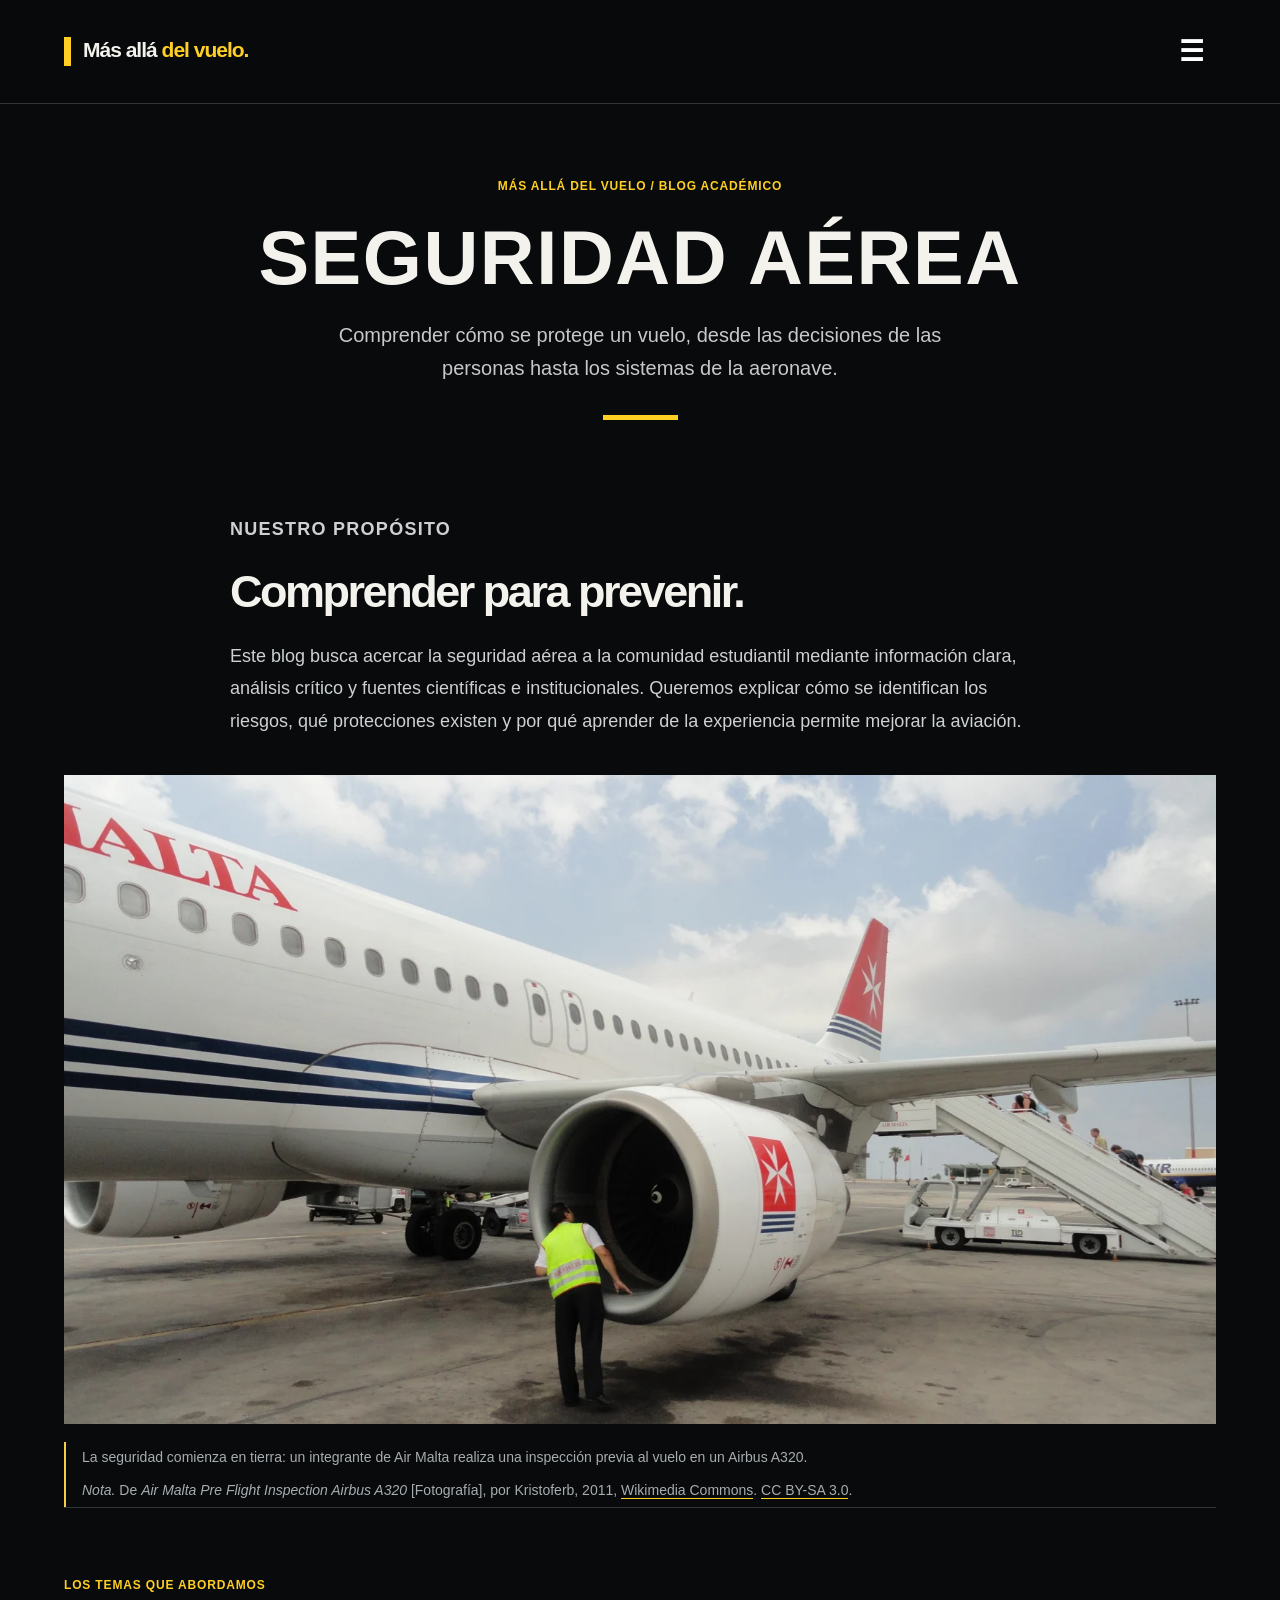
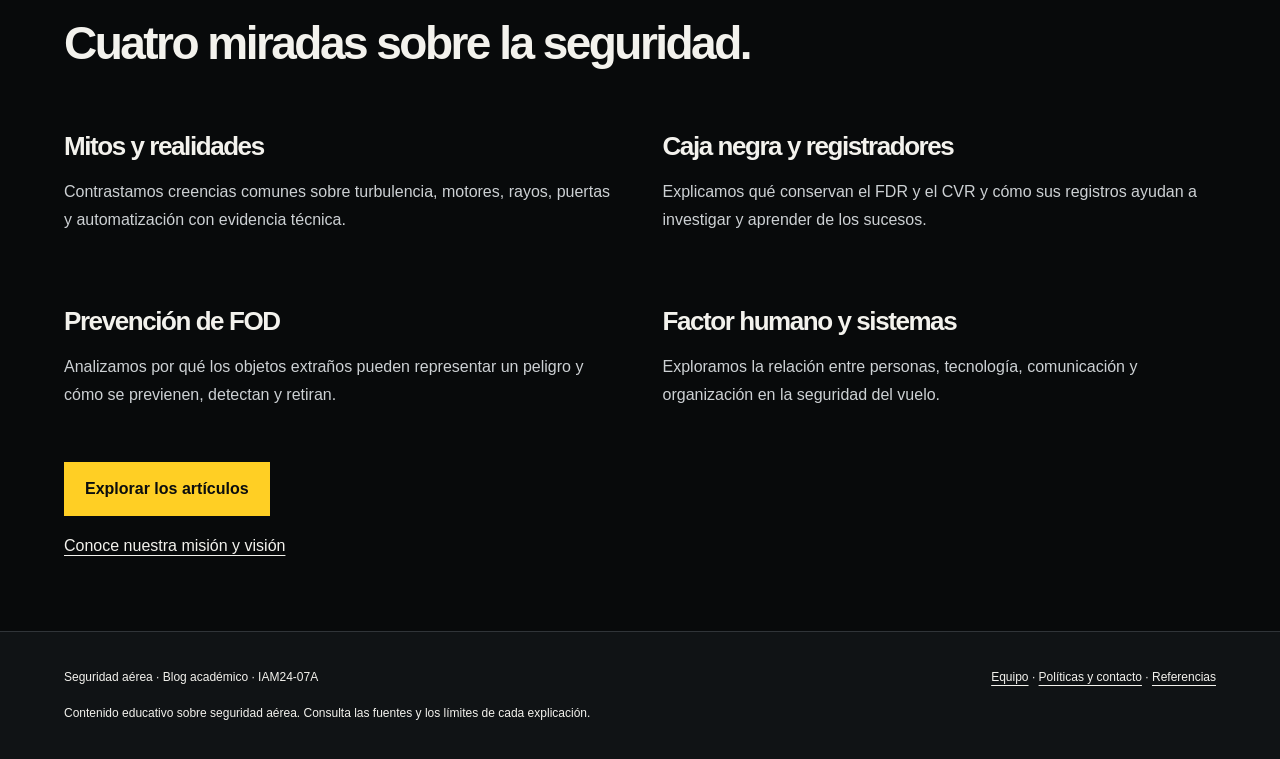
<file: index.html>
<!doctype html><html lang="es"><head><meta charset="utf-8"><meta name="viewport" content="width=device-width, initial-scale=1"><meta name="description" content="Blog académico sobre seguridad aérea: mitos, registradores, FOD y factor humano."><title>Seguridad aérea · Más allá del vuelo</title><link rel="stylesheet" href="estilos.css"></head><body><div class="ambient" aria-hidden="true"><i style="--left:0%;--duration:17s;--delay:-0s"></i><i style="--left:37%;--duration:18s;--delay:-2s"></i><i style="--left:74%;--duration:19s;--delay:-4s"></i><i style="--left:11%;--duration:20s;--delay:-6s"></i><i style="--left:48%;--duration:21s;--delay:-8s"></i><i style="--left:85%;--duration:22s;--delay:-10s"></i><i style="--left:22%;--duration:23s;--delay:-12s"></i><i style="--left:59%;--duration:24s;--delay:-14s"></i><i style="--left:96%;--duration:25s;--delay:-16s"></i><i style="--left:33%;--duration:17s;--delay:-18s"></i><i style="--left:70%;--duration:18s;--delay:-20s"></i><i style="--left:7%;--duration:19s;--delay:-22s"></i><i style="--left:44%;--duration:20s;--delay:-24s"></i><i style="--left:81%;--duration:21s;--delay:-26s"></i><i style="--left:18%;--duration:22s;--delay:-28s"></i><i style="--left:55%;--duration:23s;--delay:-30s"></i><i style="--left:92%;--duration:24s;--delay:-32s"></i><i style="--left:29%;--duration:25s;--delay:-34s"></i><i style="--left:66%;--duration:17s;--delay:-36s"></i><i style="--left:3%;--duration:18s;--delay:-38s"></i><i style="--left:40%;--duration:19s;--delay:-40s"></i><i style="--left:77%;--duration:20s;--delay:-42s"></i><i style="--left:14%;--duration:21s;--delay:-44s"></i><i style="--left:51%;--duration:22s;--delay:-46s"></i></div><a class="skip" href="#contenido">Saltar al contenido</a><div class="top"><header class="wrap"><a class="brand" href="index.html">Más allá<span> del vuelo.</span></a><button class="menu-open" type="button" aria-expanded="false" aria-controls="menu-global" aria-label="Abrir menú">☰</button><dialog id="menu-global" aria-label="Explorar el blog"><button type="button" class="menu-close" aria-label="Cerrar menú">×</button><p class="eyebrow">Explorar / Seguridad aérea</p><nav><a href="index.html">Inicio</a><a href="mision-vision.html">Misión y visión</a><details class="nav-articles"><summary>Artículos</summary><div><a href="articulos.html">Todos los artículos</a><a href="mitos.html">Mitos y realidades</a><a href="registradores.html">Caja negra</a><a href="fod.html">Prevención de FOD</a><a href="factor-humano.html">Factor humano y sistemas</a></div></details><a href="infografia.html">Infografía</a><a href="actividades.html">Recursos</a><a href="fuentes.html">Fuentes</a><a href="acerca.html">Equipo</a><a href="contacto.html">Contacto</a></nav></dialog></header></div><main id="contenido" class="wrap"><section class="editorial-intro"><p class="eyebrow">Más allá del vuelo / Blog académico</p><h1>Seguridad aérea</h1><p class="lead">Comprender cómo se protege un vuelo, desde las decisiones de las personas hasta los sistemas de la aeronave.</p><div class="yellow-rule"></div></section><section class="purpose-intro"><p class="eyebrow">Nuestro propósito</p><h2>Comprender para prevenir.</h2><p>Este blog busca acercar la seguridad aérea a la comunidad estudiantil mediante información clara, análisis crítico y fuentes científicas e institucionales. Queremos explicar cómo se identifican los riesgos, qué protecciones existen y por qué aprender de la experiencia permite mejorar la aviación.</p></section><figure class="purpose-photo"><img src="imagenes/inicio-inspeccion.webp" alt="Un integrante de Air Malta inspecciona el motor de un Airbus A320 antes del vuelo" width="1600" height="901" style="height:auto;object-fit:contain"><figcaption class="apa-photo-note" style="font-size:14px!important;line-height:1.7;border-left:2px solid #f5ce45;padding:4px 0 4px 16px;margin-top:18px"><span style="display:block;margin-bottom:10px">La seguridad comienza en tierra: un integrante de Air Malta realiza una inspección previa al vuelo en un Airbus A320.</span><em>Nota.</em> De <em>Air Malta Pre Flight Inspection Airbus A320</em> [Fotografía], por Kristoferb, 2011, <a href="https://commons.wikimedia.org/wiki/File:Air_Malta_Pre_Flight_Inspection_Airbus_A320.jpg">Wikimedia Commons</a>. <a href="https://creativecommons.org/licenses/by-sa/3.0/">CC BY-SA 3.0</a>.</figcaption></figure><section class="section"><p class="eyebrow">Los temas que abordamos</p><h2>Cuatro miradas sobre la seguridad.</h2><div class="topic-intros"><article><h3><a href="mitos.html">Mitos y realidades</a></h3><p>Contrastamos creencias comunes sobre turbulencia, motores, rayos, puertas y automatización con evidencia técnica.</p></article><article><h3><a href="registradores.html">Caja negra y registradores</a></h3><p>Explicamos qué conservan el FDR y el CVR y cómo sus registros ayudan a investigar y aprender de los sucesos.</p></article><article><h3><a href="fod.html">Prevención de FOD</a></h3><p>Analizamos por qué los objetos extraños pueden representar un peligro y cómo se previenen, detectan y retiran.</p></article><article><h3><a href="factor-humano.html">Factor humano y sistemas</a></h3><p>Exploramos la relación entre personas, tecnología, comunicación y organización en la seguridad del vuelo.</p></article></div><p><a class="btn" href="articulos.html">Explorar los artículos</a></p><p><a href="mision-vision.html">Conoce nuestra misión y visión</a></p></section></main><footer><div class="wrap row"><span>Seguridad aérea · Blog académico · IAM24-07A</span><div><a href="acerca.html">Equipo</a> · <a href="politicas.html">Políticas y contacto</a> · <a href="fuentes.html">Referencias</a></div></div><div class="wrap">Contenido educativo sobre seguridad aérea. Consulta las fuentes y los límites de cada explicación.</div></footer><script src="interaccion.js" defer></script></body></html>
</file>
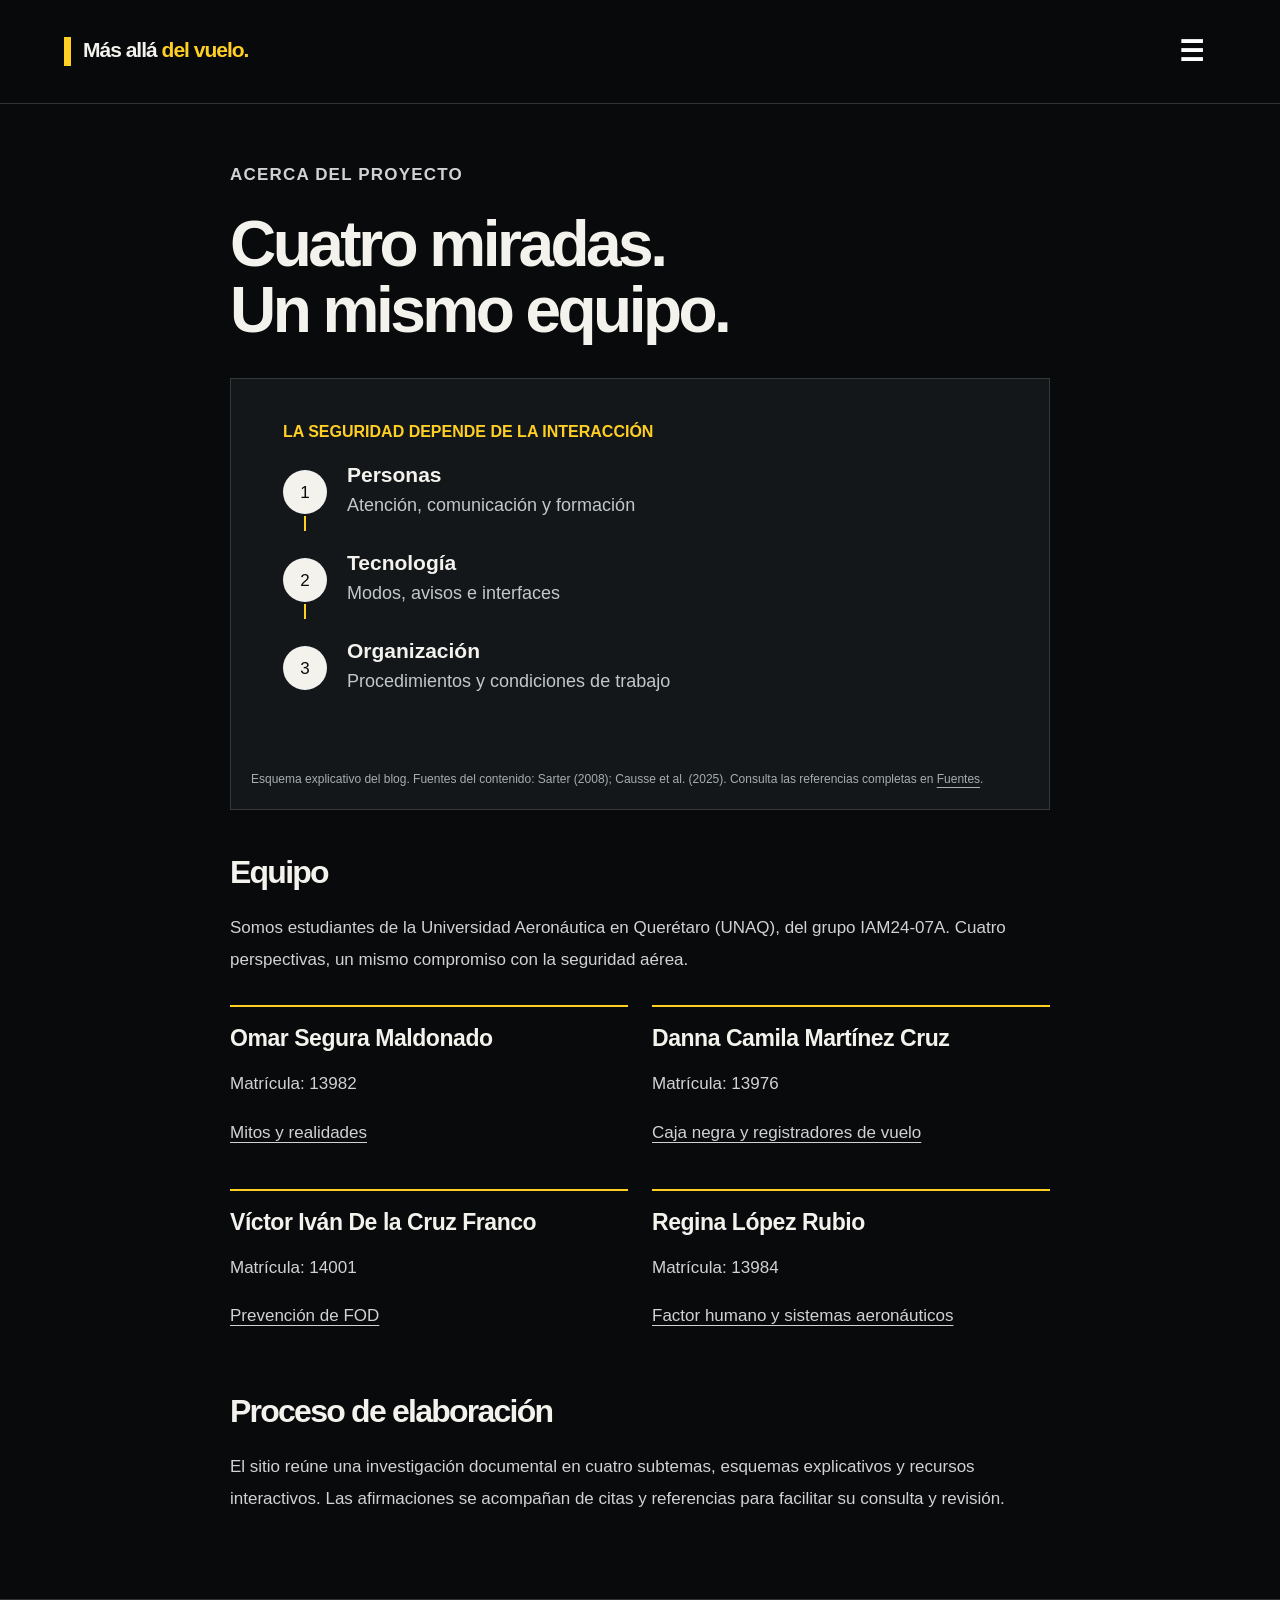
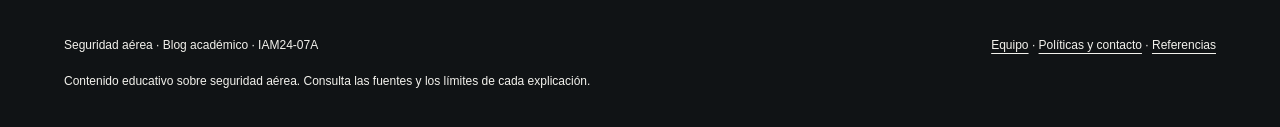
<file: acerca.html>
<!doctype html><html lang="es"><head><meta charset="utf-8"><meta name="viewport" content="width=device-width, initial-scale=1"><meta name="description" content="Blog académico sobre seguridad aérea: mitos, registradores, FOD y factor humano."><title>Equipo · Más allá del vuelo</title><link rel="stylesheet" href="estilos.css"></head><body><div class="ambient" aria-hidden="true"><i style="--left:0%;--duration:17s;--delay:-0s"></i><i style="--left:37%;--duration:18s;--delay:-2s"></i><i style="--left:74%;--duration:19s;--delay:-4s"></i><i style="--left:11%;--duration:20s;--delay:-6s"></i><i style="--left:48%;--duration:21s;--delay:-8s"></i><i style="--left:85%;--duration:22s;--delay:-10s"></i><i style="--left:22%;--duration:23s;--delay:-12s"></i><i style="--left:59%;--duration:24s;--delay:-14s"></i><i style="--left:96%;--duration:25s;--delay:-16s"></i><i style="--left:33%;--duration:17s;--delay:-18s"></i><i style="--left:70%;--duration:18s;--delay:-20s"></i><i style="--left:7%;--duration:19s;--delay:-22s"></i><i style="--left:44%;--duration:20s;--delay:-24s"></i><i style="--left:81%;--duration:21s;--delay:-26s"></i><i style="--left:18%;--duration:22s;--delay:-28s"></i><i style="--left:55%;--duration:23s;--delay:-30s"></i><i style="--left:92%;--duration:24s;--delay:-32s"></i><i style="--left:29%;--duration:25s;--delay:-34s"></i><i style="--left:66%;--duration:17s;--delay:-36s"></i><i style="--left:3%;--duration:18s;--delay:-38s"></i><i style="--left:40%;--duration:19s;--delay:-40s"></i><i style="--left:77%;--duration:20s;--delay:-42s"></i><i style="--left:14%;--duration:21s;--delay:-44s"></i><i style="--left:51%;--duration:22s;--delay:-46s"></i></div><a class="skip" href="#contenido">Saltar al contenido</a><div class="top"><header class="wrap"><a class="brand" href="index.html">Más allá<span> del vuelo.</span></a><button class="menu-open" type="button" aria-expanded="false" aria-controls="menu-global" aria-label="Abrir menú">☰</button><dialog id="menu-global" aria-label="Explorar el blog"><button type="button" class="menu-close" aria-label="Cerrar menú">×</button><p class="eyebrow">Explorar / Seguridad aérea</p><nav><a href="index.html">Inicio</a><a href="mision-vision.html">Misión y visión</a><details class="nav-articles"><summary>Artículos</summary><div><a href="articulos.html">Todos los artículos</a><a href="mitos.html">Mitos y realidades</a><a href="registradores.html">Caja negra</a><a href="fod.html">Prevención de FOD</a><a href="factor-humano.html">Factor humano y sistemas</a></div></details><a href="infografia.html">Infografía</a><a href="actividades.html">Recursos</a><a href="fuentes.html">Fuentes</a><a href="acerca.html">Equipo</a><a href="contacto.html">Contacto</a></nav></dialog></header></div><main id="contenido" class="wrap"><div class="reading"><p class="eyebrow">Acerca del proyecto</p><h1>Cuatro miradas.<br>Un mismo equipo.</h1><figure class="diagram"><img src="factor-humano-esquema.svg" alt="LA SEGURIDAD DEPENDE DE LA INTERACCIÓN: Personas: Atención, comunicación y formación. Tecnología: Modos, avisos e interfaces. Organización: Procedimientos y condiciones de trabajo." width="760" height="350"><figcaption>Esquema explicativo del blog. Fuentes del contenido: Sarter (2008); Causse et al. (2025). Consulta las referencias completas en <a href="fuentes.html">Fuentes</a>.</figcaption></figure><h2>Equipo</h2><p>Somos estudiantes de la Universidad Aeronáutica en Querétaro (UNAQ), del grupo IAM24-07A. Cuatro perspectivas, un mismo compromiso con la seguridad aérea.</p><div class="team-list"><div class="team-member"><h3>Omar Segura Maldonado</h3><p class="team-id">Matrícula: 13982</p><p><a href="mitos.html">Mitos y realidades</a></p></div><div class="team-member"><h3>Danna Camila Martínez Cruz</h3><p class="team-id">Matrícula: 13976</p><p><a href="registradores.html">Caja negra y registradores de vuelo</a></p></div><div class="team-member"><h3>Víctor Iván De la Cruz Franco</h3><p class="team-id">Matrícula: 14001</p><p><a href="fod.html">Prevención de FOD</a></p></div><div class="team-member"><h3>Regina López Rubio</h3><p class="team-id">Matrícula: 13984</p><p><a href="factor-humano.html">Factor humano y sistemas aeronáuticos</a></p></div></div><h2>Proceso de elaboración</h2><p>El sitio reúne una investigación documental en cuatro subtemas, esquemas explicativos y recursos interactivos. Las afirmaciones se acompañan de citas y referencias para facilitar su consulta y revisión.</p></div></main><footer><div class="wrap row"><span>Seguridad aérea · Blog académico · IAM24-07A</span><div><a href="acerca.html">Equipo</a> · <a href="politicas.html">Políticas y contacto</a> · <a href="fuentes.html">Referencias</a></div></div><div class="wrap">Contenido educativo sobre seguridad aérea. Consulta las fuentes y los límites de cada explicación.</div></footer><script src="interaccion.js" defer></script></body></html>
</file>
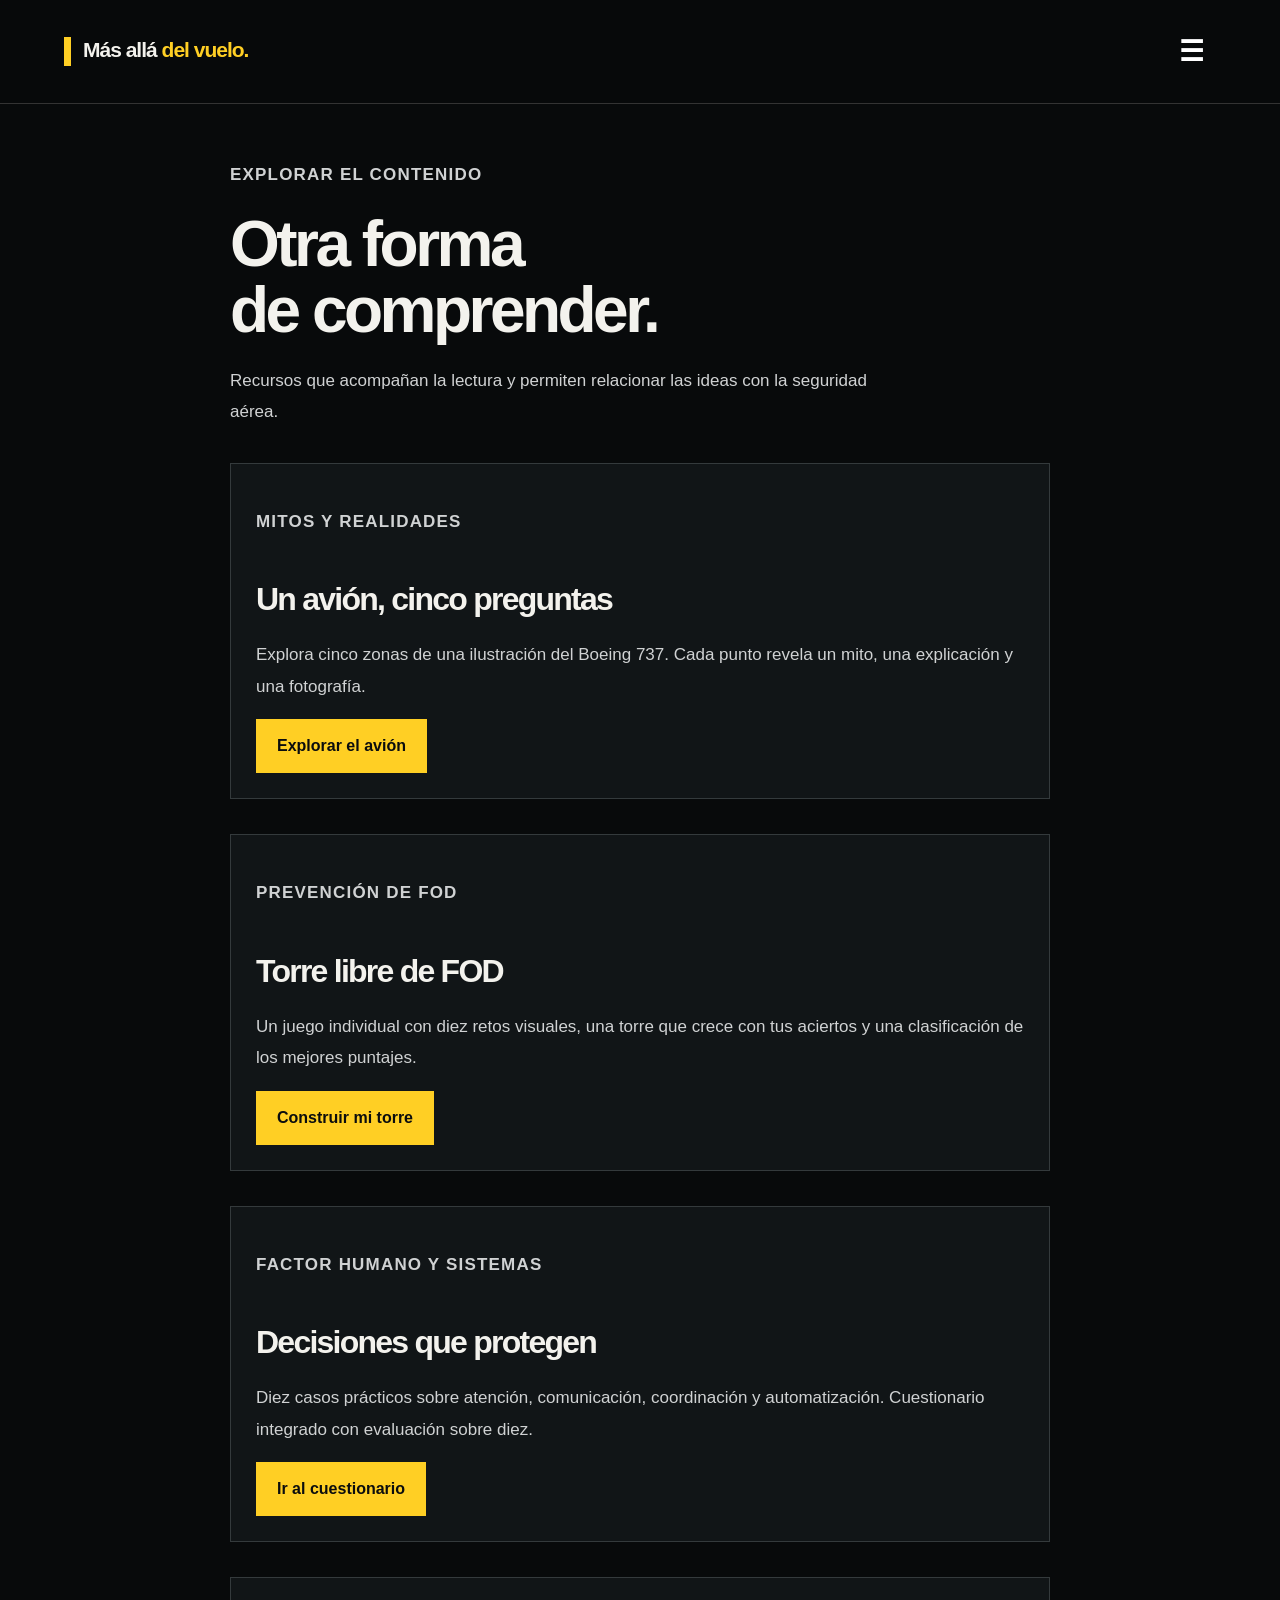
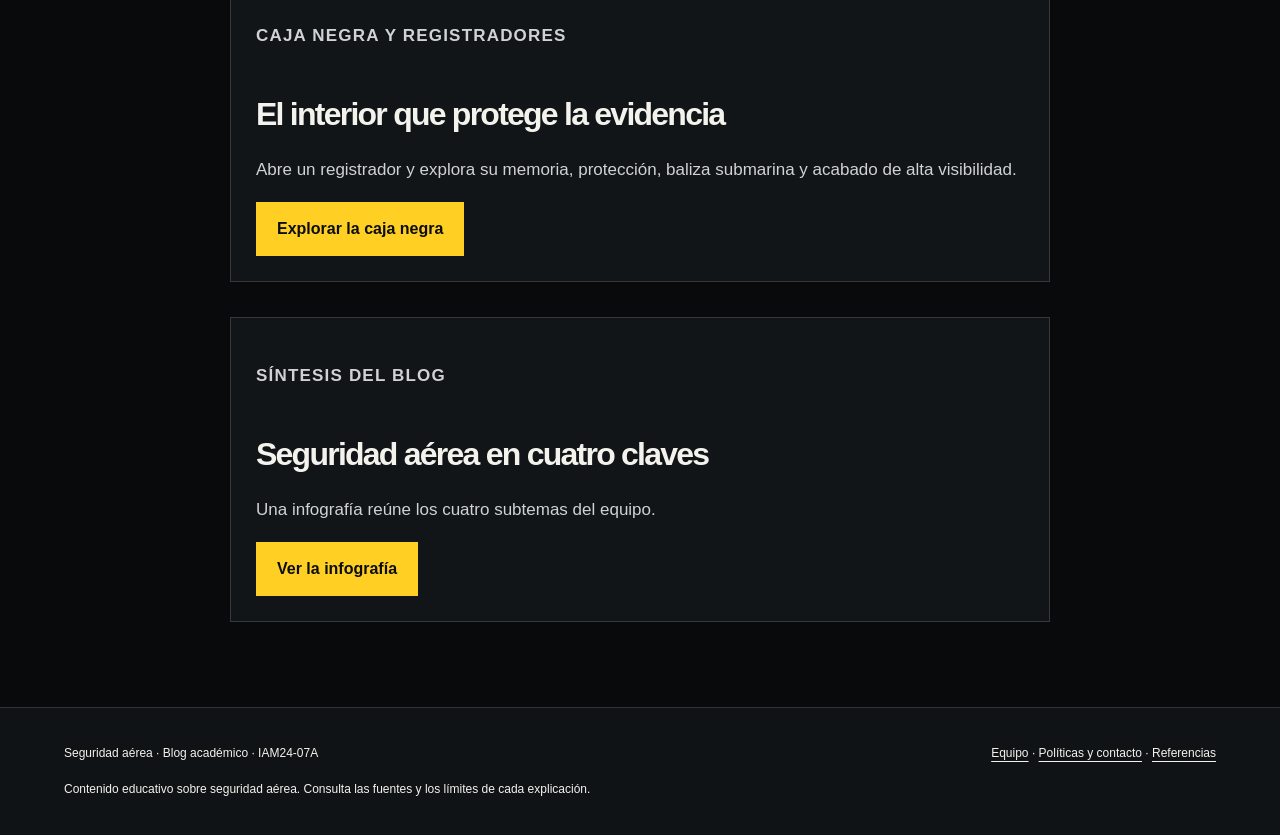
<file: actividades.html>
<!doctype html><html lang="es"><head><meta charset="utf-8"><meta name="viewport" content="width=device-width, initial-scale=1"><meta name="description" content="Blog académico sobre seguridad aérea: mitos, registradores, FOD y factor humano."><title>Recursos · Más allá del vuelo</title><link rel="stylesheet" href="estilos.css"></head><body><div class="ambient" aria-hidden="true"><i style="--left:0%;--duration:17s;--delay:-0s"></i><i style="--left:37%;--duration:18s;--delay:-2s"></i><i style="--left:74%;--duration:19s;--delay:-4s"></i><i style="--left:11%;--duration:20s;--delay:-6s"></i><i style="--left:48%;--duration:21s;--delay:-8s"></i><i style="--left:85%;--duration:22s;--delay:-10s"></i><i style="--left:22%;--duration:23s;--delay:-12s"></i><i style="--left:59%;--duration:24s;--delay:-14s"></i><i style="--left:96%;--duration:25s;--delay:-16s"></i><i style="--left:33%;--duration:17s;--delay:-18s"></i><i style="--left:70%;--duration:18s;--delay:-20s"></i><i style="--left:7%;--duration:19s;--delay:-22s"></i><i style="--left:44%;--duration:20s;--delay:-24s"></i><i style="--left:81%;--duration:21s;--delay:-26s"></i><i style="--left:18%;--duration:22s;--delay:-28s"></i><i style="--left:55%;--duration:23s;--delay:-30s"></i><i style="--left:92%;--duration:24s;--delay:-32s"></i><i style="--left:29%;--duration:25s;--delay:-34s"></i><i style="--left:66%;--duration:17s;--delay:-36s"></i><i style="--left:3%;--duration:18s;--delay:-38s"></i><i style="--left:40%;--duration:19s;--delay:-40s"></i><i style="--left:77%;--duration:20s;--delay:-42s"></i><i style="--left:14%;--duration:21s;--delay:-44s"></i><i style="--left:51%;--duration:22s;--delay:-46s"></i></div><a class="skip" href="#contenido">Saltar al contenido</a><div class="top"><header class="wrap"><a class="brand" href="index.html">Más allá<span> del vuelo.</span></a><button class="menu-open" type="button" aria-expanded="false" aria-controls="menu-global" aria-label="Abrir menú">☰</button><dialog id="menu-global" aria-label="Explorar el blog"><button type="button" class="menu-close" aria-label="Cerrar menú">×</button><p class="eyebrow">Explorar / Seguridad aérea</p><nav><a href="index.html">Inicio</a><a href="mision-vision.html">Misión y visión</a><details class="nav-articles"><summary>Artículos</summary><div><a href="articulos.html">Todos los artículos</a><a href="mitos.html">Mitos y realidades</a><a href="registradores.html">Caja negra</a><a href="fod.html">Prevención de FOD</a><a href="factor-humano.html">Factor humano y sistemas</a></div></details><a href="infografia.html">Infografía</a><a href="actividades.html">Recursos</a><a href="fuentes.html">Fuentes</a><a href="acerca.html">Equipo</a><a href="contacto.html">Contacto</a></nav></dialog></header></div><main id="contenido" class="wrap"><div class="reading"><p class="eyebrow">Explorar el contenido</p><h1>Otra forma<br>de comprender.</h1><p class="lead">Recursos que acompañan la lectura y permiten relacionar las ideas con la seguridad aérea.</p><section class="learning"><p class="eyebrow">Mitos y realidades</p><h2>Un avión, cinco preguntas</h2><p>Explora cinco zonas de una ilustración del Boeing 737. Cada punto revela un mito, una explicación y una fotografía.</p><a class="btn" href="mitos.html#explora-737">Explorar el avión</a></section><section class="learning"><p class="eyebrow">Prevención de FOD</p><h2>Torre libre de FOD</h2><p>Un juego individual con diez retos visuales, una torre que crece con tus aciertos y una clasificación de los mejores puntajes.</p><a class="btn" href="fod.html#torre-fod">Construir mi torre</a></section><section class="learning"><p class="eyebrow">Factor humano y sistemas</p><h2>Decisiones que protegen</h2><p>Diez casos prácticos sobre atención, comunicación, coordinación y automatización. Cuestionario integrado con evaluación sobre diez.</p><a class="btn" href="factor-humano.html#cuestionario-factor-humano">Ir al cuestionario</a></section><section class="learning"><p class="eyebrow">Caja negra y registradores</p><h2>El interior que protege la evidencia</h2><p>Abre un registrador y explora su memoria, protección, baliza submarina y acabado de alta visibilidad.</p><a class="btn" href="registradores.html#explora-caja-negra">Explorar la caja negra</a></section><section class="learning"><p class="eyebrow">Síntesis del blog</p><h2>Seguridad aérea en cuatro claves</h2><p>Una infografía reúne los cuatro subtemas del equipo.</p><a class="btn" href="infografia.html">Ver la infografía</a></section></div></main><footer><div class="wrap row"><span>Seguridad aérea · Blog académico · IAM24-07A</span><div><a href="acerca.html">Equipo</a> · <a href="politicas.html">Políticas y contacto</a> · <a href="fuentes.html">Referencias</a></div></div><div class="wrap">Contenido educativo sobre seguridad aérea. Consulta las fuentes y los límites de cada explicación.</div></footer><script src="interaccion.js" defer></script></body></html>
</file>
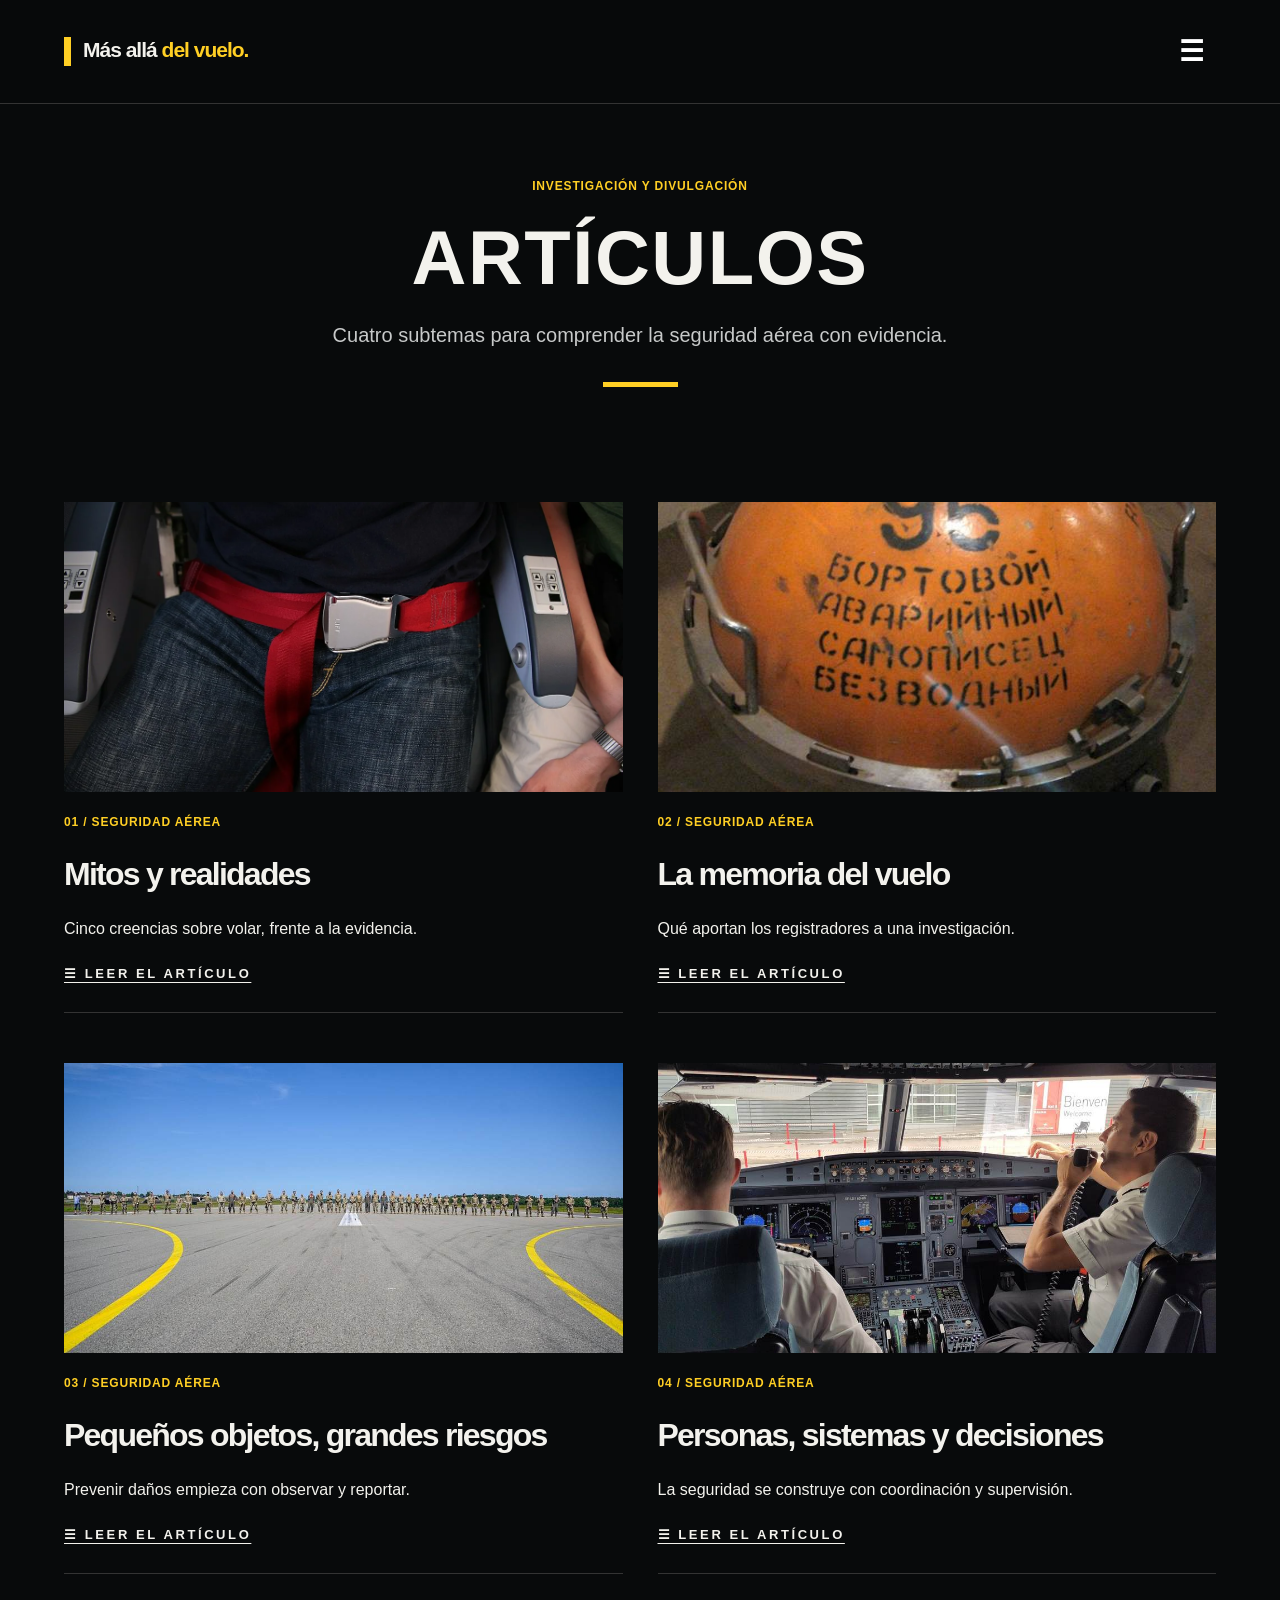
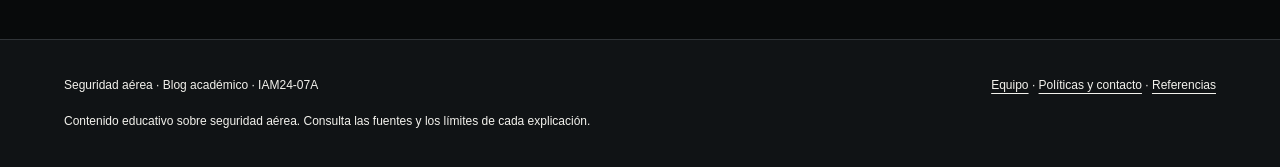
<file: articulos.html>
<!doctype html><html lang="es"><head><meta charset="utf-8"><meta name="viewport" content="width=device-width, initial-scale=1"><meta name="description" content="Blog académico sobre seguridad aérea: mitos, registradores, FOD y factor humano."><title>Artículos · Más allá del vuelo</title><link rel="stylesheet" href="estilos.css"></head><body><div class="ambient" aria-hidden="true"><i style="--left:0%;--duration:17s;--delay:-0s"></i><i style="--left:37%;--duration:18s;--delay:-2s"></i><i style="--left:74%;--duration:19s;--delay:-4s"></i><i style="--left:11%;--duration:20s;--delay:-6s"></i><i style="--left:48%;--duration:21s;--delay:-8s"></i><i style="--left:85%;--duration:22s;--delay:-10s"></i><i style="--left:22%;--duration:23s;--delay:-12s"></i><i style="--left:59%;--duration:24s;--delay:-14s"></i><i style="--left:96%;--duration:25s;--delay:-16s"></i><i style="--left:33%;--duration:17s;--delay:-18s"></i><i style="--left:70%;--duration:18s;--delay:-20s"></i><i style="--left:7%;--duration:19s;--delay:-22s"></i><i style="--left:44%;--duration:20s;--delay:-24s"></i><i style="--left:81%;--duration:21s;--delay:-26s"></i><i style="--left:18%;--duration:22s;--delay:-28s"></i><i style="--left:55%;--duration:23s;--delay:-30s"></i><i style="--left:92%;--duration:24s;--delay:-32s"></i><i style="--left:29%;--duration:25s;--delay:-34s"></i><i style="--left:66%;--duration:17s;--delay:-36s"></i><i style="--left:3%;--duration:18s;--delay:-38s"></i><i style="--left:40%;--duration:19s;--delay:-40s"></i><i style="--left:77%;--duration:20s;--delay:-42s"></i><i style="--left:14%;--duration:21s;--delay:-44s"></i><i style="--left:51%;--duration:22s;--delay:-46s"></i></div><a class="skip" href="#contenido">Saltar al contenido</a><div class="top"><header class="wrap"><a class="brand" href="index.html">Más allá<span> del vuelo.</span></a><button class="menu-open" type="button" aria-expanded="false" aria-controls="menu-global" aria-label="Abrir menú">☰</button><dialog id="menu-global" aria-label="Explorar el blog"><button type="button" class="menu-close" aria-label="Cerrar menú">×</button><p class="eyebrow">Explorar / Seguridad aérea</p><nav><a href="index.html">Inicio</a><a href="mision-vision.html">Misión y visión</a><details class="nav-articles"><summary>Artículos</summary><div><a href="articulos.html">Todos los artículos</a><a href="mitos.html">Mitos y realidades</a><a href="registradores.html">Caja negra</a><a href="fod.html">Prevención de FOD</a><a href="factor-humano.html">Factor humano y sistemas</a></div></details><a href="infografia.html">Infografía</a><a href="actividades.html">Recursos</a><a href="fuentes.html">Fuentes</a><a href="acerca.html">Equipo</a><a href="contacto.html">Contacto</a></nav></dialog></header></div><main id="contenido" class="wrap"><section class="editorial-intro"><p class="eyebrow">Investigación y divulgación</p><h1>Artículos</h1><p class="lead">Cuatro subtemas para comprender la seguridad aérea con evidencia.</p><div class="yellow-rule"></div></section><section class="stories" id="articulos" aria-label="Los cuatro artículos"><article class="news-story"><a href="mitos.html"><img src="imagenes/cinturon-avion.webp" alt="Cinturón de avión abrochado: una medida de prevención" loading="lazy" width="1200" height="800"></a><p class="eyebrow">01 / Seguridad aérea</p><h2><a href="mitos.html">Mitos y realidades</a></h2><p>Cinco creencias sobre volar, frente a la evidencia.</p><a class="read-link" href="mitos.html">☰ Leer el artículo</a></article><article class="news-story"><a href="registradores.html"><img src="imagenes/registradores.jpg" alt="Imagen ilustrativa del artículo La memoria del vuelo" loading="lazy" width="1200" height="800"></a><p class="eyebrow">02 / Seguridad aérea</p><h2><a href="registradores.html">La memoria del vuelo</a></h2><p>Qué aportan los registradores a una investigación.</p><a class="read-link" href="registradores.html">☰ Leer el artículo</a></article><article class="news-story"><a href="fod.html"><img src="imagenes/fod.jpg" alt="Imagen ilustrativa del artículo Pequeños objetos, grandes riesgos" loading="lazy" width="1200" height="800"></a><p class="eyebrow">03 / Seguridad aérea</p><h2><a href="fod.html">Pequeños objetos, grandes riesgos</a></h2><p>Prevenir daños empieza con observar y reportar.</p><a class="read-link" href="fod.html">☰ Leer el artículo</a></article><article class="news-story"><a href="factor-humano.html"><img src="imagenes/factor-humano.jpg" alt="Imagen ilustrativa del artículo Personas, sistemas y decisiones" loading="lazy" width="1200" height="800"></a><p class="eyebrow">04 / Seguridad aérea</p><h2><a href="factor-humano.html">Personas, sistemas y decisiones</a></h2><p>La seguridad se construye con coordinación y supervisión.</p><a class="read-link" href="factor-humano.html">☰ Leer el artículo</a></article></section></main><footer><div class="wrap row"><span>Seguridad aérea · Blog académico · IAM24-07A</span><div><a href="acerca.html">Equipo</a> · <a href="politicas.html">Políticas y contacto</a> · <a href="fuentes.html">Referencias</a></div></div><div class="wrap">Contenido educativo sobre seguridad aérea. Consulta las fuentes y los límites de cada explicación.</div></footer><script src="interaccion.js" defer></script></body></html>
</file>
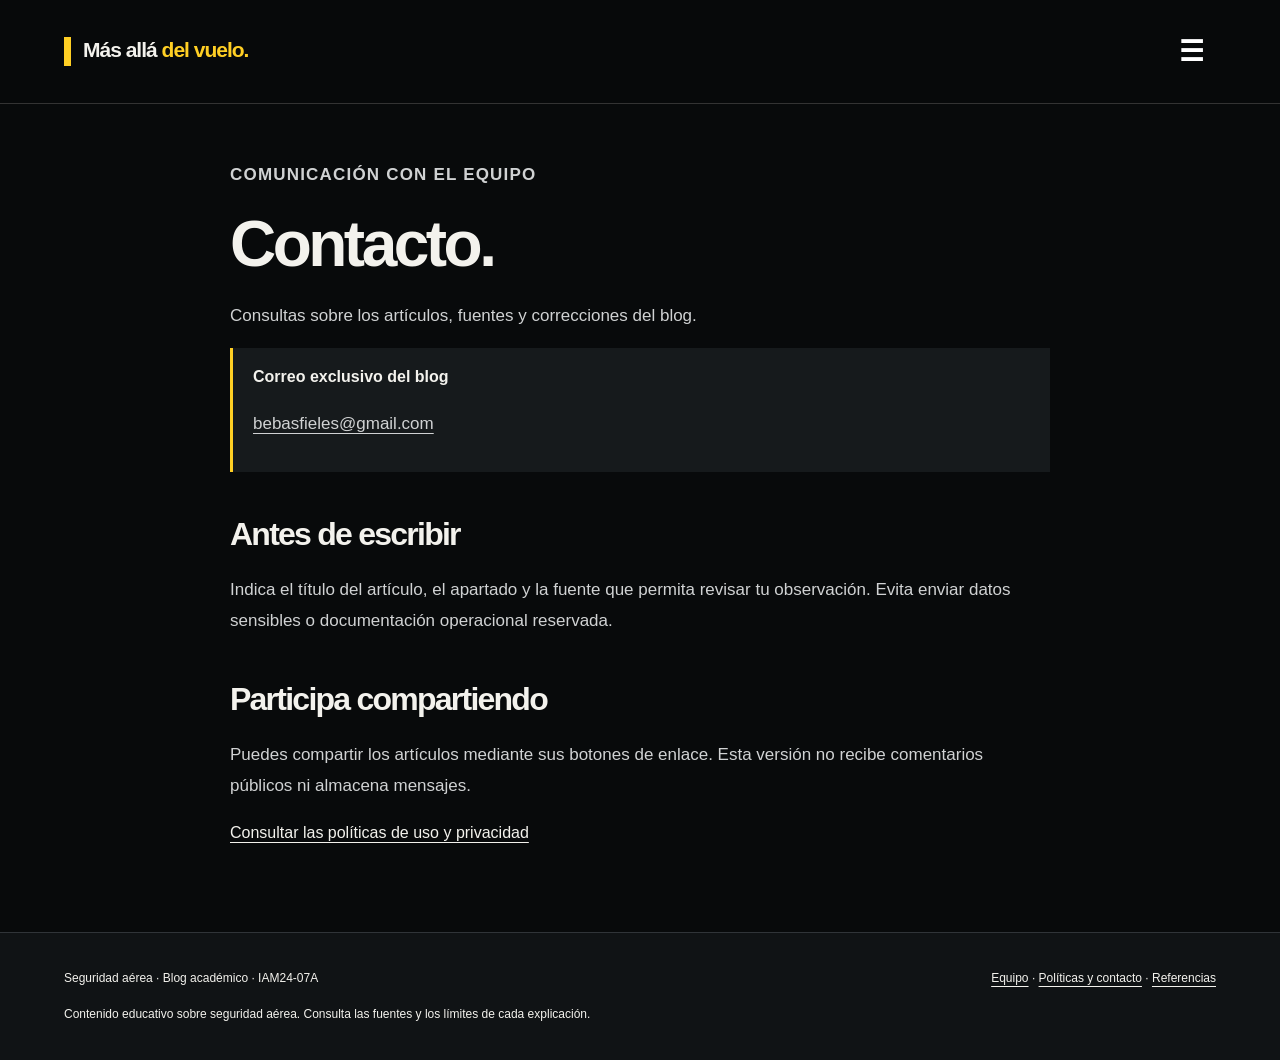
<file: contacto.html>
<!doctype html><html lang="es"><head><meta charset="utf-8"><meta name="viewport" content="width=device-width, initial-scale=1"><meta name="description" content="Blog académico sobre seguridad aérea: mitos, registradores, FOD y factor humano."><title>Contacto · Más allá del vuelo</title><link rel="stylesheet" href="estilos.css"></head><body><div class="ambient" aria-hidden="true"><i style="--left:0%;--duration:17s;--delay:-0s"></i><i style="--left:37%;--duration:18s;--delay:-2s"></i><i style="--left:74%;--duration:19s;--delay:-4s"></i><i style="--left:11%;--duration:20s;--delay:-6s"></i><i style="--left:48%;--duration:21s;--delay:-8s"></i><i style="--left:85%;--duration:22s;--delay:-10s"></i><i style="--left:22%;--duration:23s;--delay:-12s"></i><i style="--left:59%;--duration:24s;--delay:-14s"></i><i style="--left:96%;--duration:25s;--delay:-16s"></i><i style="--left:33%;--duration:17s;--delay:-18s"></i><i style="--left:70%;--duration:18s;--delay:-20s"></i><i style="--left:7%;--duration:19s;--delay:-22s"></i><i style="--left:44%;--duration:20s;--delay:-24s"></i><i style="--left:81%;--duration:21s;--delay:-26s"></i><i style="--left:18%;--duration:22s;--delay:-28s"></i><i style="--left:55%;--duration:23s;--delay:-30s"></i><i style="--left:92%;--duration:24s;--delay:-32s"></i><i style="--left:29%;--duration:25s;--delay:-34s"></i><i style="--left:66%;--duration:17s;--delay:-36s"></i><i style="--left:3%;--duration:18s;--delay:-38s"></i><i style="--left:40%;--duration:19s;--delay:-40s"></i><i style="--left:77%;--duration:20s;--delay:-42s"></i><i style="--left:14%;--duration:21s;--delay:-44s"></i><i style="--left:51%;--duration:22s;--delay:-46s"></i></div><a class="skip" href="#contenido">Saltar al contenido</a><div class="top"><header class="wrap"><a class="brand" href="index.html">Más allá<span> del vuelo.</span></a><button class="menu-open" type="button" aria-expanded="false" aria-controls="menu-global" aria-label="Abrir menú">☰</button><dialog id="menu-global" aria-label="Explorar el blog"><button type="button" class="menu-close" aria-label="Cerrar menú">×</button><p class="eyebrow">Explorar / Seguridad aérea</p><nav><a href="index.html">Inicio</a><a href="mision-vision.html">Misión y visión</a><details class="nav-articles"><summary>Artículos</summary><div><a href="articulos.html">Todos los artículos</a><a href="mitos.html">Mitos y realidades</a><a href="registradores.html">Caja negra</a><a href="fod.html">Prevención de FOD</a><a href="factor-humano.html">Factor humano y sistemas</a></div></details><a href="infografia.html">Infografía</a><a href="actividades.html">Recursos</a><a href="fuentes.html">Fuentes</a><a href="acerca.html">Equipo</a><a href="contacto.html">Contacto</a></nav></dialog></header></div><main id="contenido" class="wrap"><div class="reading"><p class="eyebrow">Comunicación con el equipo</p><h1>Contacto.</h1><p class="lead">Consultas sobre los artículos, fuentes y correcciones del blog.</p><div class="note"><strong>Correo exclusivo del blog</strong><p><a href="mailto:bebasfieles@gmail.com">bebasfieles@gmail.com</a></p></div><h2>Antes de escribir</h2><p>Indica el título del artículo, el apartado y la fuente que permita revisar tu observación. Evita enviar datos sensibles o documentación operacional reservada.</p><h2>Participa compartiendo</h2><p>Puedes compartir los artículos mediante sus botones de enlace. Esta versión no recibe comentarios públicos ni almacena mensajes.</p><a href="politicas.html">Consultar las políticas de uso y privacidad</a></div></main><footer><div class="wrap row"><span>Seguridad aérea · Blog académico · IAM24-07A</span><div><a href="acerca.html">Equipo</a> · <a href="politicas.html">Políticas y contacto</a> · <a href="fuentes.html">Referencias</a></div></div><div class="wrap">Contenido educativo sobre seguridad aérea. Consulta las fuentes y los límites de cada explicación.</div></footer><script src="interaccion.js" defer></script></body></html>
</file>
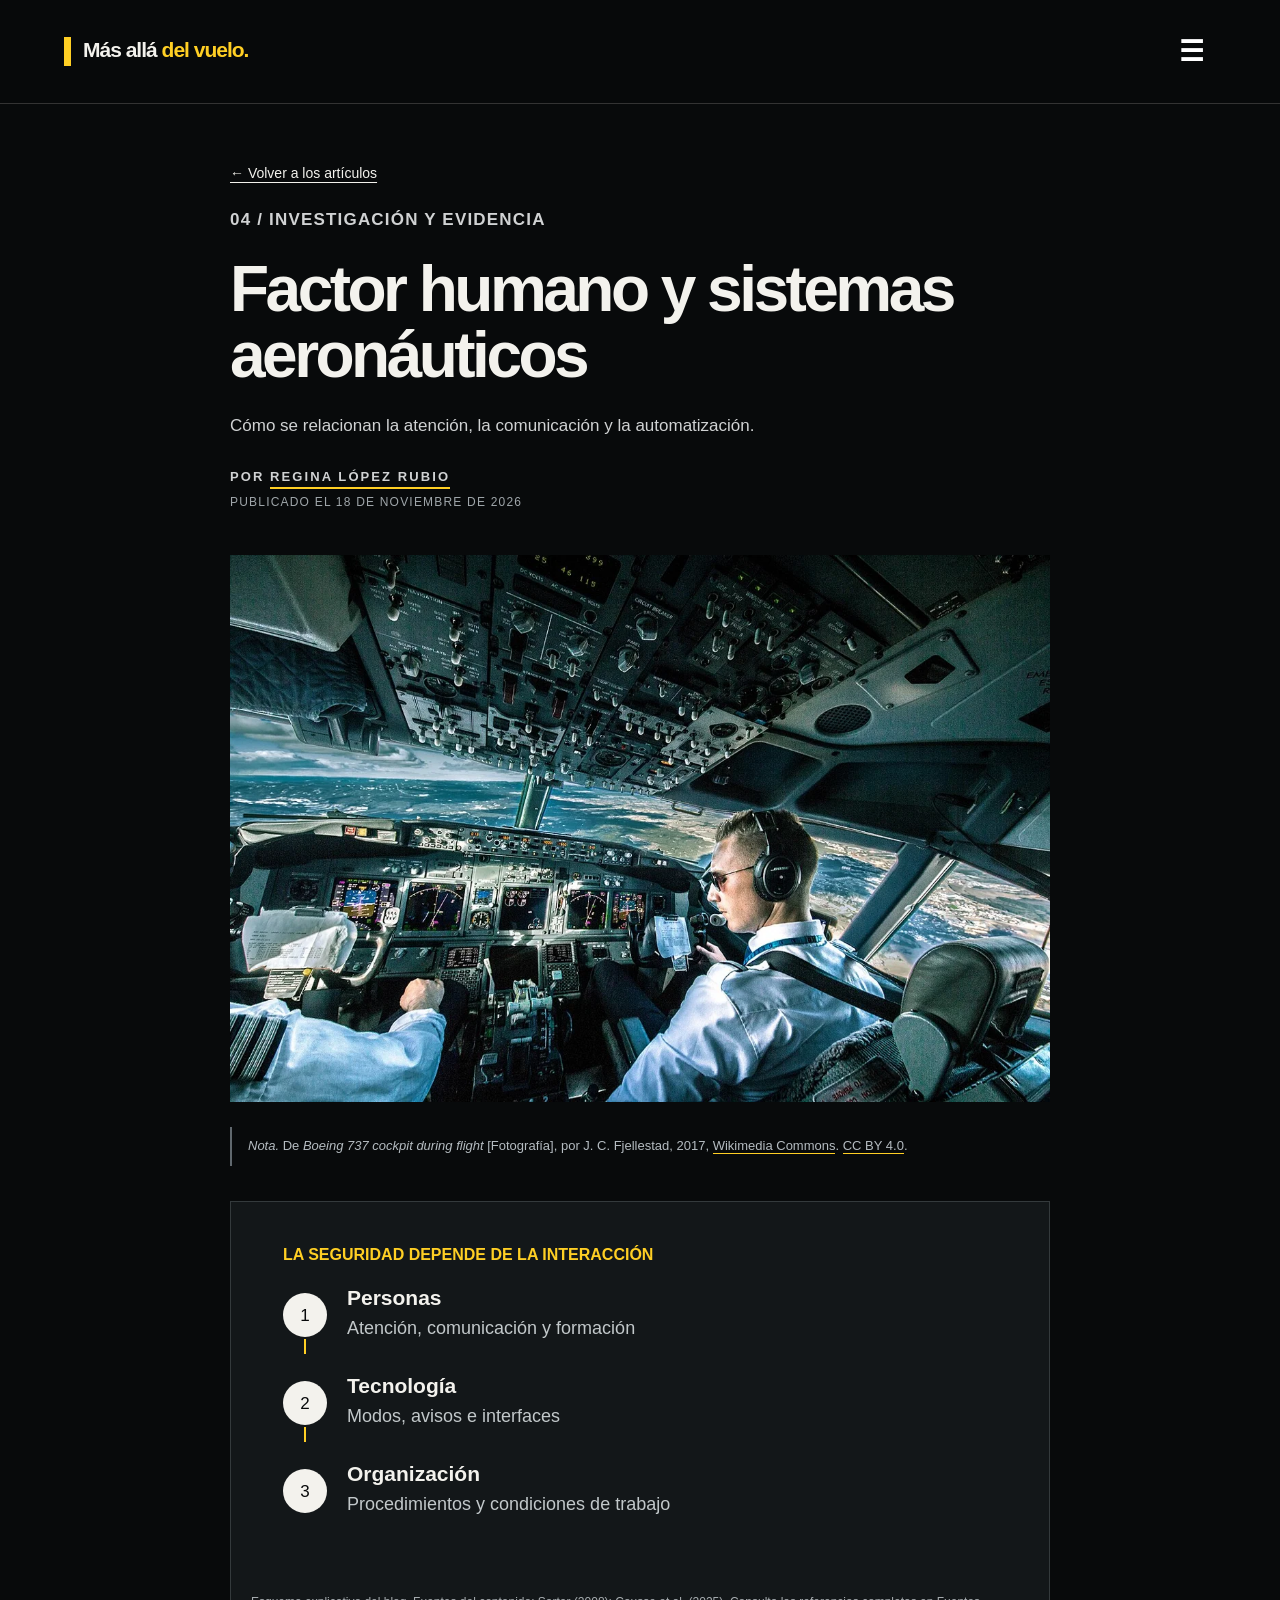
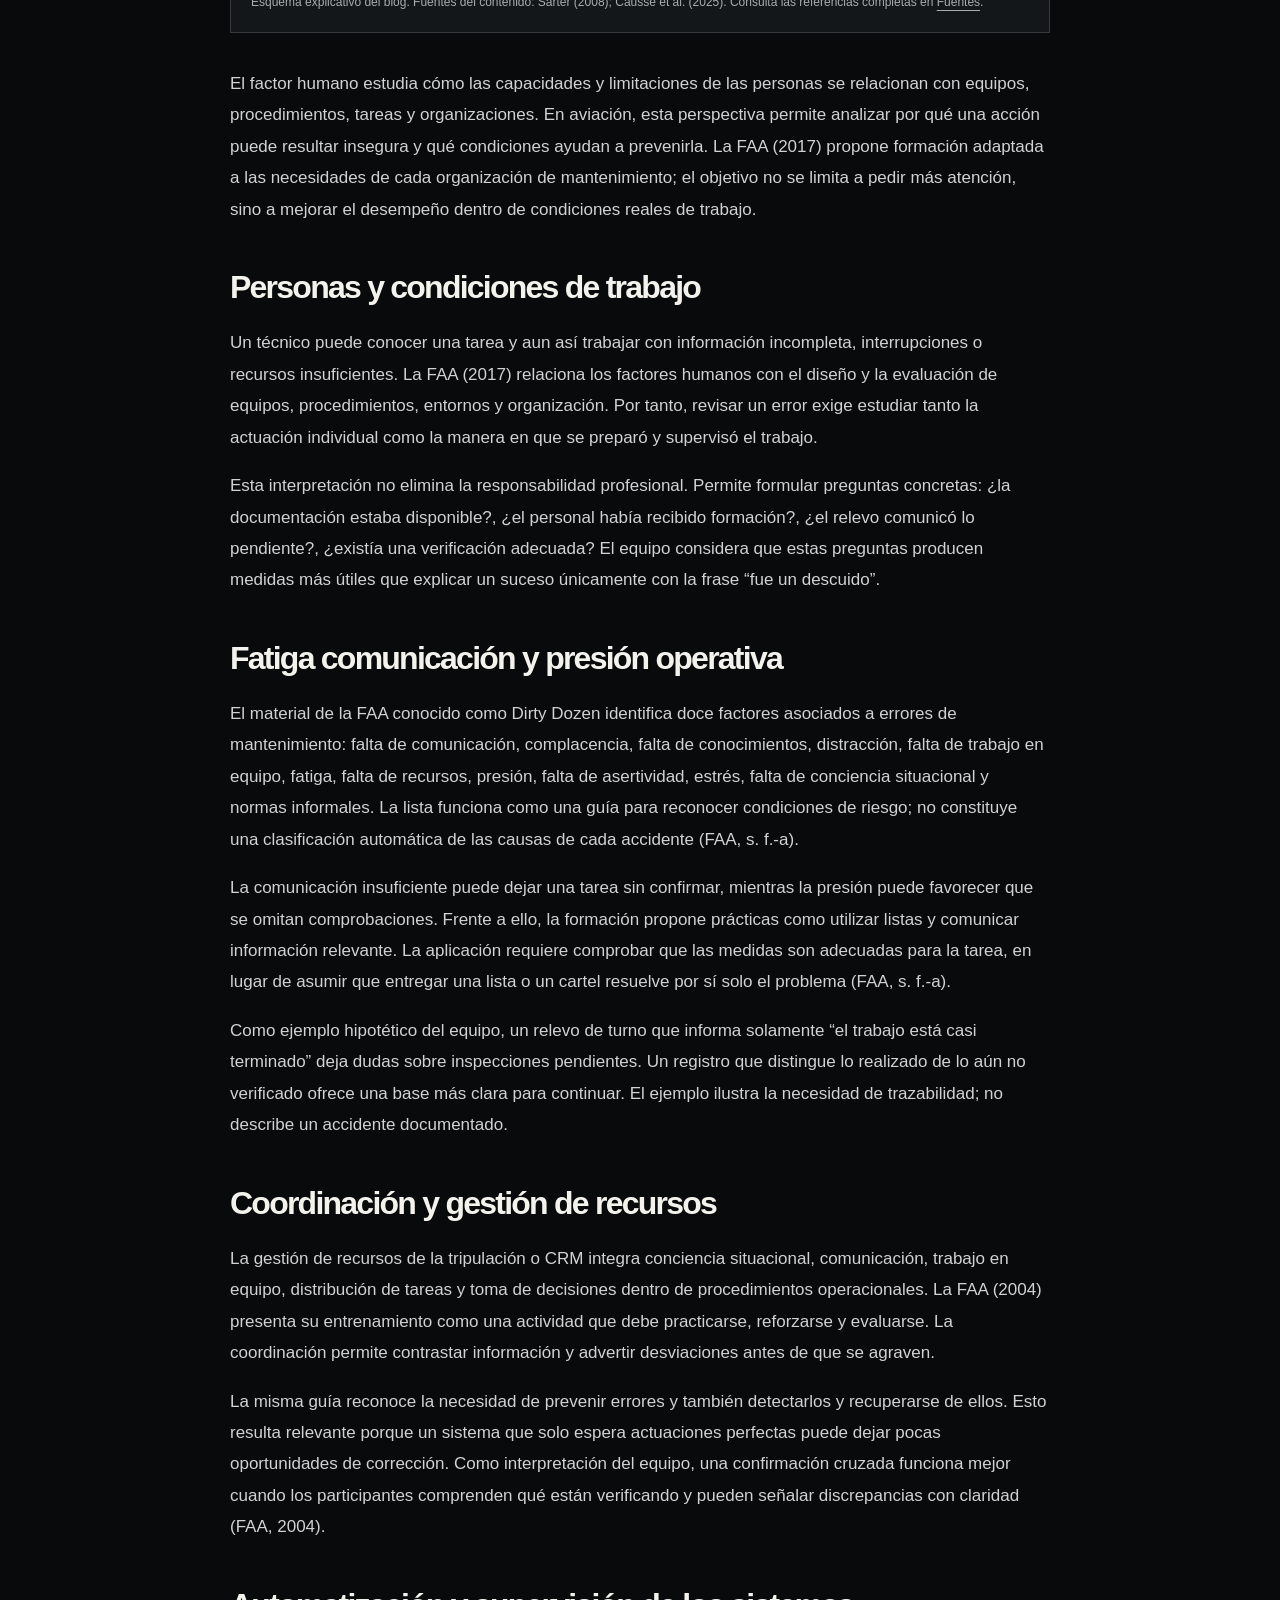
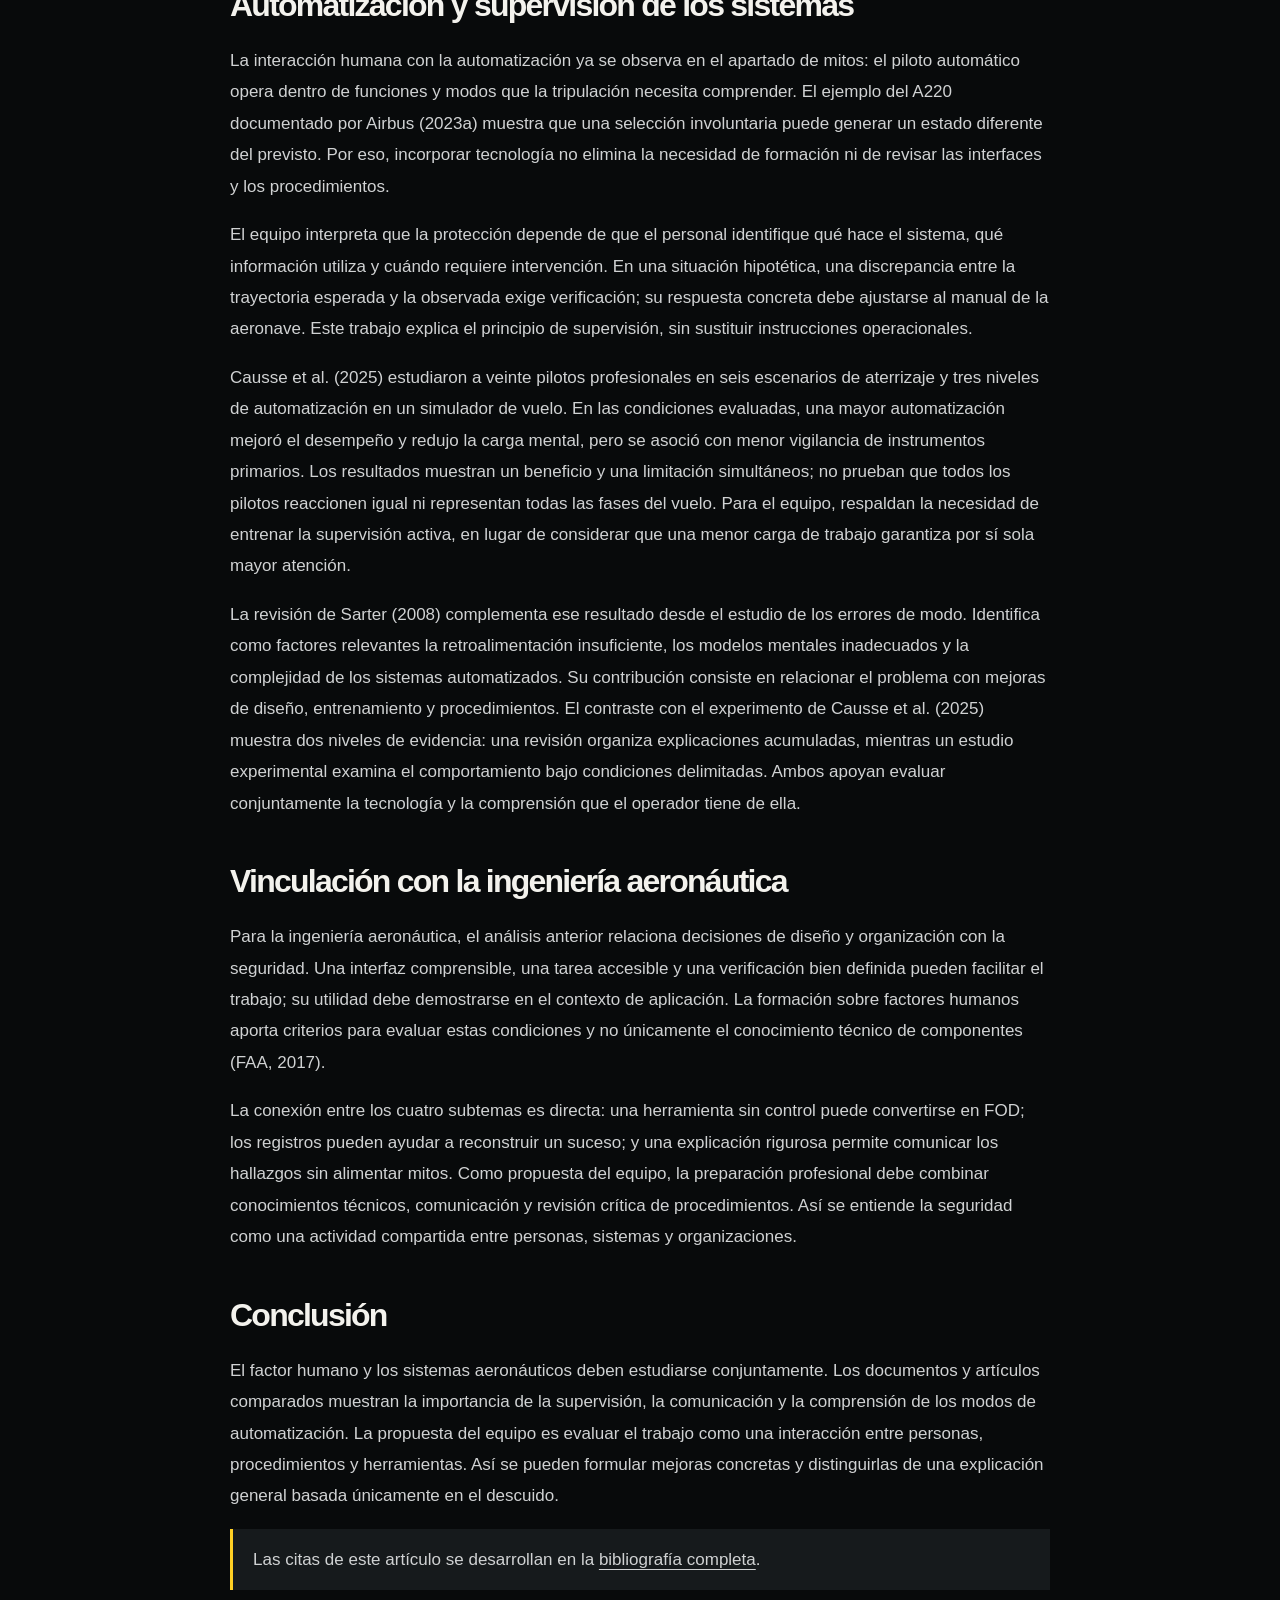
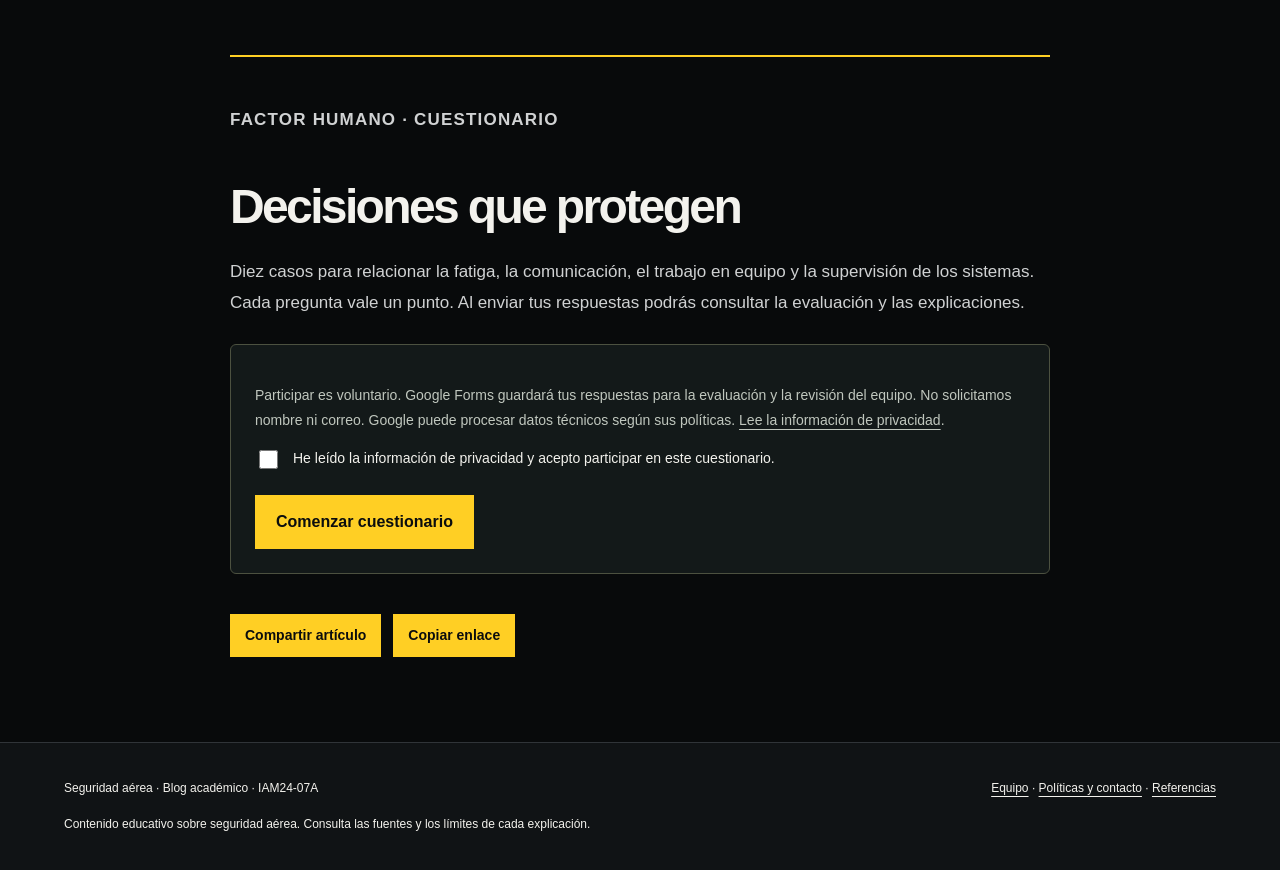
<file: factor-humano.html>
<!doctype html><html lang="es"><head><meta charset="utf-8"><meta name="viewport" content="width=device-width, initial-scale=1"><meta name="description" content="Blog académico sobre seguridad aérea: mitos, registradores, FOD y factor humano."><title>Factor humano y sistemas aeronáuticos · Más allá del vuelo</title><link rel="stylesheet" href="estilos.css?v=factor-humano-2"></head><body><div class="ambient" aria-hidden="true"><i style="--left:0%;--duration:17s;--delay:-0s"></i><i style="--left:37%;--duration:18s;--delay:-2s"></i><i style="--left:74%;--duration:19s;--delay:-4s"></i><i style="--left:11%;--duration:20s;--delay:-6s"></i><i style="--left:48%;--duration:21s;--delay:-8s"></i><i style="--left:85%;--duration:22s;--delay:-10s"></i><i style="--left:22%;--duration:23s;--delay:-12s"></i><i style="--left:59%;--duration:24s;--delay:-14s"></i><i style="--left:96%;--duration:25s;--delay:-16s"></i><i style="--left:33%;--duration:17s;--delay:-18s"></i><i style="--left:70%;--duration:18s;--delay:-20s"></i><i style="--left:7%;--duration:19s;--delay:-22s"></i><i style="--left:44%;--duration:20s;--delay:-24s"></i><i style="--left:81%;--duration:21s;--delay:-26s"></i><i style="--left:18%;--duration:22s;--delay:-28s"></i><i style="--left:55%;--duration:23s;--delay:-30s"></i><i style="--left:92%;--duration:24s;--delay:-32s"></i><i style="--left:29%;--duration:25s;--delay:-34s"></i><i style="--left:66%;--duration:17s;--delay:-36s"></i><i style="--left:3%;--duration:18s;--delay:-38s"></i><i style="--left:40%;--duration:19s;--delay:-40s"></i><i style="--left:77%;--duration:20s;--delay:-42s"></i><i style="--left:14%;--duration:21s;--delay:-44s"></i><i style="--left:51%;--duration:22s;--delay:-46s"></i></div><a class="skip" href="#contenido">Saltar al contenido</a><div class="top"><header class="wrap"><a class="brand" href="index.html">Más allá<span> del vuelo.</span></a><button class="menu-open" type="button" aria-expanded="false" aria-controls="menu-global" aria-label="Abrir menú">☰</button><dialog id="menu-global" aria-label="Explorar el blog"><button type="button" class="menu-close" aria-label="Cerrar menú">×</button><p class="eyebrow">Explorar / Seguridad aérea</p><nav><a href="index.html">Inicio</a><a href="mision-vision.html">Misión y visión</a><details class="nav-articles"><summary>Artículos</summary><div><a href="articulos.html">Todos los artículos</a><a href="mitos.html">Mitos y realidades</a><a href="registradores.html">Caja negra</a><a href="fod.html">Prevención de FOD</a><a href="factor-humano.html">Factor humano y sistemas</a></div></details><a href="infografia.html">Infografía</a><a href="actividades.html">Recursos</a><a href="fuentes.html">Fuentes</a><a href="acerca.html">Equipo</a><a href="contacto.html">Contacto</a></nav></dialog></header></div><main id="contenido" class="wrap"><article class="reading"><a class="back" href="articulos.html">← Volver a los artículos</a><p class="eyebrow">04 / Investigación y evidencia</p><h1>Factor humano y sistemas aeronáuticos</h1><p class="lead">Cómo se relacionan la atención, la comunicación y la automatización.</p><div class="articlemeta"><p class="article-author">Por <a href="acerca.html">Regina López Rubio</a></p><p class="article-date">Publicado el 18 de noviembre de 2026</p></div><figure class="article-photo"><img src="imagenes/tripulacion-737.webp" alt="Dos tripulantes operan una cabina de Boeing 737 durante el vuelo" width="1200" height="800" loading="lazy" style="height:auto;max-height:560px;object-fit:contain;background:#080b0e"><figcaption class="apa-photo-note"><em>Nota.</em> De <em>Boeing 737 cockpit during flight</em> [Fotografía], por J. C. Fjellestad, 2017, <a href="https://commons.wikimedia.org/wiki/File:Boeing_737_cockpit_during_flight.jpg">Wikimedia Commons</a>. <a href="https://creativecommons.org/licenses/by/4.0">CC BY 4.0</a>.</figcaption></figure><figure class="diagram"><img src="factor-humano-esquema.svg" alt="LA SEGURIDAD DEPENDE DE LA INTERACCIÓN: Personas: Atención, comunicación y formación. Tecnología: Modos, avisos e interfaces. Organización: Procedimientos y condiciones de trabajo." width="760" height="350"><figcaption>Esquema explicativo del blog. Fuentes del contenido: Sarter (2008); Causse et al. (2025). Consulta las referencias completas en <a href="fuentes.html">Fuentes</a>.</figcaption></figure><p>El factor humano estudia cómo las capacidades y limitaciones de las personas se relacionan con equipos, procedimientos, tareas y organizaciones. En aviación, esta perspectiva permite analizar por qué una acción puede resultar insegura y qué condiciones ayudan a prevenirla. La FAA (2017) propone formación adaptada a las necesidades de cada organización de mantenimiento; el objetivo no se limita a pedir más atención, sino a mejorar el desempeño dentro de condiciones reales de trabajo.</p><h2>Personas y condiciones de trabajo</h2><p>Un técnico puede conocer una tarea y aun así trabajar con información incompleta, interrupciones o recursos insuficientes. La FAA (2017) relaciona los factores humanos con el diseño y la evaluación de equipos, procedimientos, entornos y organización. Por tanto, revisar un error exige estudiar tanto la actuación individual como la manera en que se preparó y supervisó el trabajo.</p><p>Esta interpretación no elimina la responsabilidad profesional. Permite formular preguntas concretas: ¿la documentación estaba disponible?, ¿el personal había recibido formación?, ¿el relevo comunicó lo pendiente?, ¿existía una verificación adecuada? El equipo considera que estas preguntas producen medidas más útiles que explicar un suceso únicamente con la frase “fue un descuido”.</p><h2>Fatiga comunicación y presión operativa</h2><p>El material de la FAA conocido como Dirty Dozen identifica doce factores asociados a errores de mantenimiento: falta de comunicación, complacencia, falta de conocimientos, distracción, falta de trabajo en equipo, fatiga, falta de recursos, presión, falta de asertividad, estrés, falta de conciencia situacional y normas informales. La lista funciona como una guía para reconocer condiciones de riesgo; no constituye una clasificación automática de las causas de cada accidente (FAA, s. f.-a).</p><p>La comunicación insuficiente puede dejar una tarea sin confirmar, mientras la presión puede favorecer que se omitan comprobaciones. Frente a ello, la formación propone prácticas como utilizar listas y comunicar información relevante. La aplicación requiere comprobar que las medidas son adecuadas para la tarea, en lugar de asumir que entregar una lista o un cartel resuelve por sí solo el problema (FAA, s. f.-a).</p><p>Como ejemplo hipotético del equipo, un relevo de turno que informa solamente “el trabajo está casi terminado” deja dudas sobre inspecciones pendientes. Un registro que distingue lo realizado de lo aún no verificado ofrece una base más clara para continuar. El ejemplo ilustra la necesidad de trazabilidad; no describe un accidente documentado.</p><h2>Coordinación y gestión de recursos</h2><p>La gestión de recursos de la tripulación o CRM integra conciencia situacional, comunicación, trabajo en equipo, distribución de tareas y toma de decisiones dentro de procedimientos operacionales. La FAA (2004) presenta su entrenamiento como una actividad que debe practicarse, reforzarse y evaluarse. La coordinación permite contrastar información y advertir desviaciones antes de que se agraven.</p><p>La misma guía reconoce la necesidad de prevenir errores y también detectarlos y recuperarse de ellos. Esto resulta relevante porque un sistema que solo espera actuaciones perfectas puede dejar pocas oportunidades de corrección. Como interpretación del equipo, una confirmación cruzada funciona mejor cuando los participantes comprenden qué están verificando y pueden señalar discrepancias con claridad (FAA, 2004).</p><h2>Automatización y supervisión de los sistemas</h2><p>La interacción humana con la automatización ya se observa en el apartado de mitos: el piloto automático opera dentro de funciones y modos que la tripulación necesita comprender. El ejemplo del A220 documentado por Airbus (2023a) muestra que una selección involuntaria puede generar un estado diferente del previsto. Por eso, incorporar tecnología no elimina la necesidad de formación ni de revisar las interfaces y los procedimientos.</p><p>El equipo interpreta que la protección depende de que el personal identifique qué hace el sistema, qué información utiliza y cuándo requiere intervención. En una situación hipotética, una discrepancia entre la trayectoria esperada y la observada exige verificación; su respuesta concreta debe ajustarse al manual de la aeronave. Este trabajo explica el principio de supervisión, sin sustituir instrucciones operacionales.</p><p>Causse et al. (2025) estudiaron a veinte pilotos profesionales en seis escenarios de aterrizaje y tres niveles de automatización en un simulador de vuelo. En las condiciones evaluadas, una mayor automatización mejoró el desempeño y redujo la carga mental, pero se asoció con menor vigilancia de instrumentos primarios. Los resultados muestran un beneficio y una limitación simultáneos; no prueban que todos los pilotos reaccionen igual ni representan todas las fases del vuelo. Para el equipo, respaldan la necesidad de entrenar la supervisión activa, en lugar de considerar que una menor carga de trabajo garantiza por sí sola mayor atención.</p><p>La revisión de Sarter (2008) complementa ese resultado desde el estudio de los errores de modo. Identifica como factores relevantes la retroalimentación insuficiente, los modelos mentales inadecuados y la complejidad de los sistemas automatizados. Su contribución consiste en relacionar el problema con mejoras de diseño, entrenamiento y procedimientos. El contraste con el experimento de Causse et al. (2025) muestra dos niveles de evidencia: una revisión organiza explicaciones acumuladas, mientras un estudio experimental examina el comportamiento bajo condiciones delimitadas. Ambos apoyan evaluar conjuntamente la tecnología y la comprensión que el operador tiene de ella.</p><h2>Vinculación con la ingeniería aeronáutica</h2><p>Para la ingeniería aeronáutica, el análisis anterior relaciona decisiones de diseño y organización con la seguridad. Una interfaz comprensible, una tarea accesible y una verificación bien definida pueden facilitar el trabajo; su utilidad debe demostrarse en el contexto de aplicación. La formación sobre factores humanos aporta criterios para evaluar estas condiciones y no únicamente el conocimiento técnico de componentes (FAA, 2017).</p><p>La conexión entre los cuatro subtemas es directa: una herramienta sin control puede convertirse en FOD; los registros pueden ayudar a reconstruir un suceso; y una explicación rigurosa permite comunicar los hallazgos sin alimentar mitos. Como propuesta del equipo, la preparación profesional debe combinar conocimientos técnicos, comunicación y revisión crítica de procedimientos. Así se entiende la seguridad como una actividad compartida entre personas, sistemas y organizaciones.</p><h2>Conclusión</h2><p>El factor humano y los sistemas aeronáuticos deben estudiarse conjuntamente. Los documentos y artículos comparados muestran la importancia de la supervisión, la comunicación y la comprensión de los modos de automatización. La propuesta del equipo es evaluar el trabajo como una interacción entre personas, procedimientos y herramientas. Así se pueden formular mejoras concretas y distinguirlas de una explicación general basada únicamente en el descuido.</p><p class="note">Las citas de este artículo se desarrollan en la <a href="fuentes.html">bibliografía completa</a>.</p><section id="cuestionario-factor-humano" class="human-quiz" aria-labelledby="human-quiz-title"><p class="eyebrow">Factor humano · Cuestionario</p><h2 id="human-quiz-title">Decisiones que protegen</h2><p>Diez casos para relacionar la fatiga, la comunicación, el trabajo en equipo y la supervisión de los sistemas. Cada pregunta vale un punto. Al enviar tus respuestas podrás consultar la evaluación y las explicaciones.</p><form class="human-form-consent"><p>Participar es voluntario. Google Forms guardará tus respuestas para la evaluación y la revisión del equipo. No solicitamos nombre ni correo. Google puede procesar datos técnicos según sus políticas. <a href="politicas.html#privacidad-forms">Lee la información de privacidad</a>.</p><label><input type="checkbox" required> He leído la información de privacidad y acepto participar en este cuestionario.</label><button class="btn" type="submit">Comenzar cuestionario</button></form><div class="human-form-frame" hidden><img class="human-form-banner" src="factor-humano-cuestionario.svg" alt="Factor humano: decisiones que protegen. Atención, comunicación y supervisión." width="1600" height="400"><iframe data-form-src="https://docs.google.com/forms/d/e/1FAIpQLSeSx2-MEp-t13qspAbS2KXbgVo71j758bpQNrhvdHNfhCzAeg/viewform?embedded=true" title="Factor humano: decisiones que protegen. Cuestionario de diez casos" width="100%" height="3300" loading="lazy" frameborder="0"></iframe></div><noscript>Para cargar el cuestionario dentro del artículo, activa JavaScript en tu navegador.</noscript></section><div class="share"><button type="button" data-share>Compartir artículo</button><button type="button" data-copy>Copiar enlace</button><span class="share-status" role="status"></span></div></article></main><footer><div class="wrap row"><span>Seguridad aérea · Blog académico · IAM24-07A</span><div><a href="acerca.html">Equipo</a> · <a href="politicas.html">Políticas y contacto</a> · <a href="fuentes.html">Referencias</a></div></div><div class="wrap">Contenido educativo sobre seguridad aérea. Consulta las fuentes y los límites de cada explicación.</div></footer><script src="interaccion.js?v=factor-humano-2" defer></script></body></html>
</file>
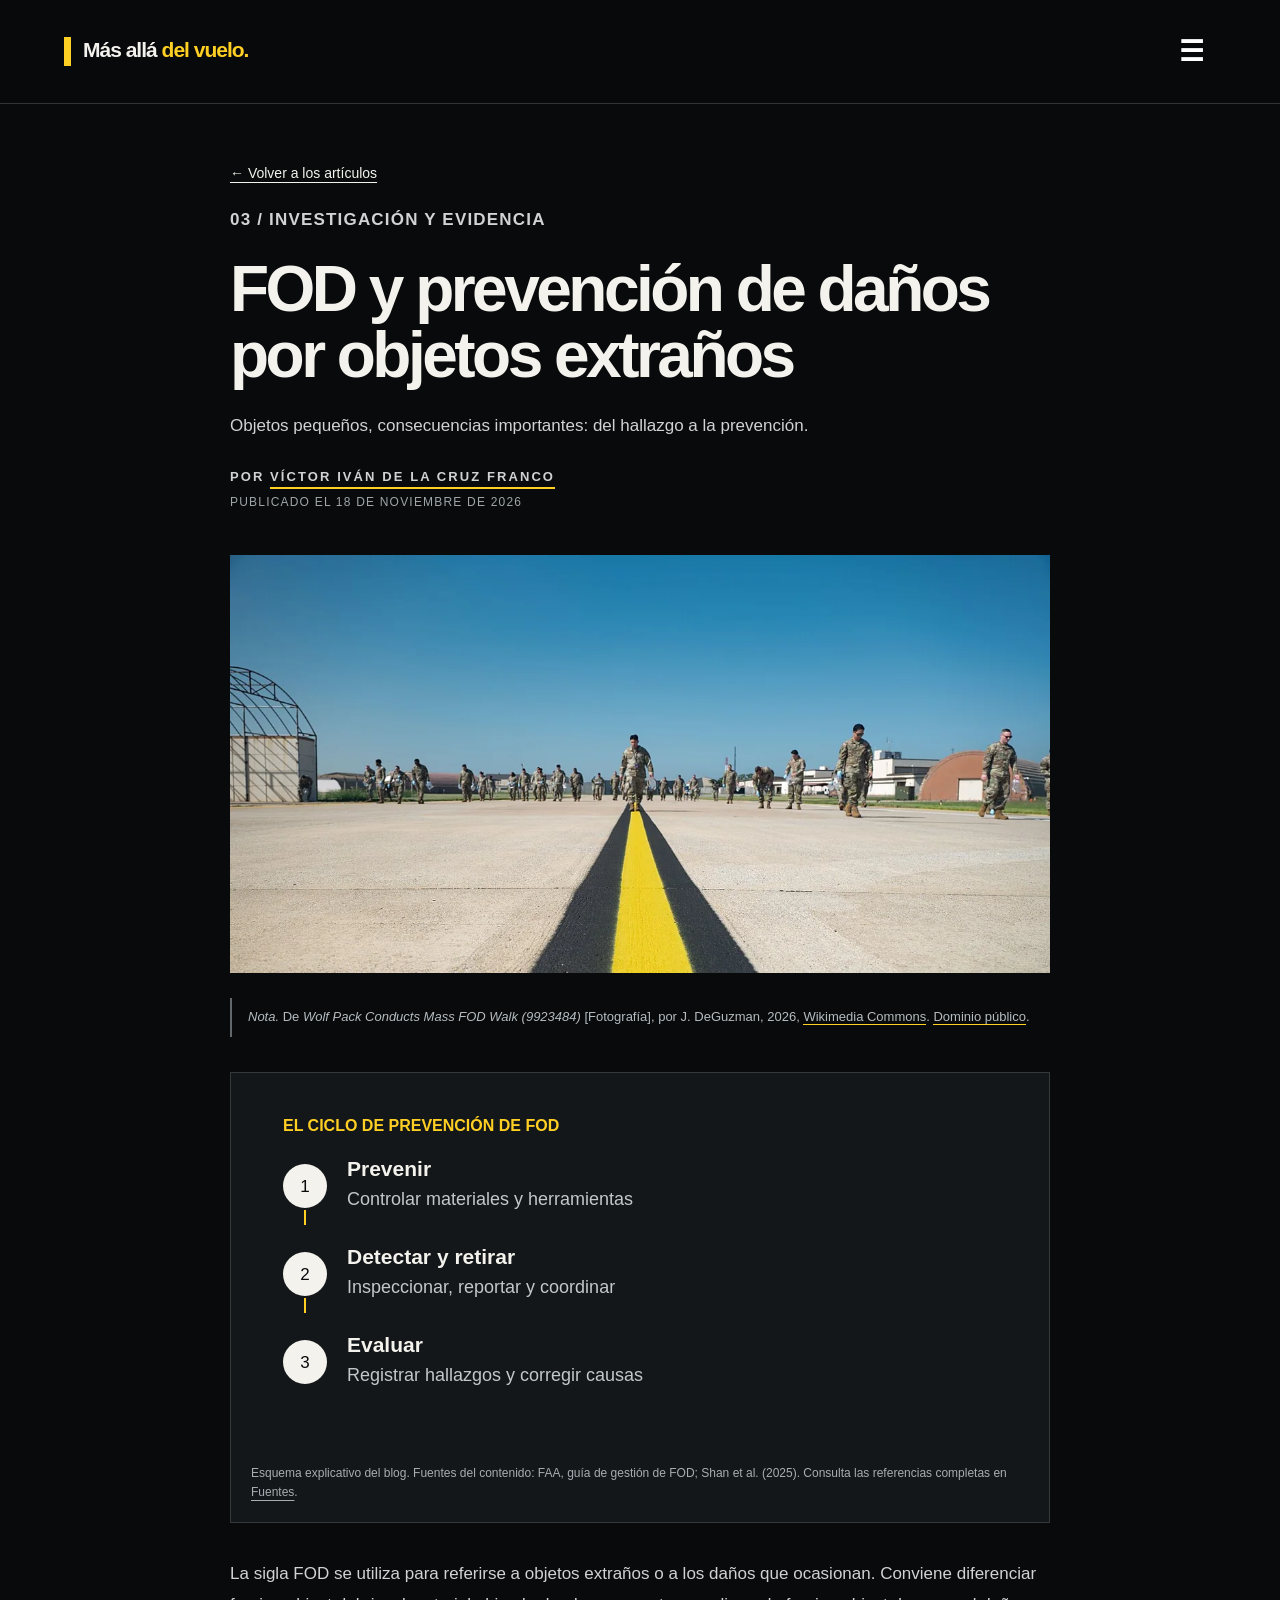
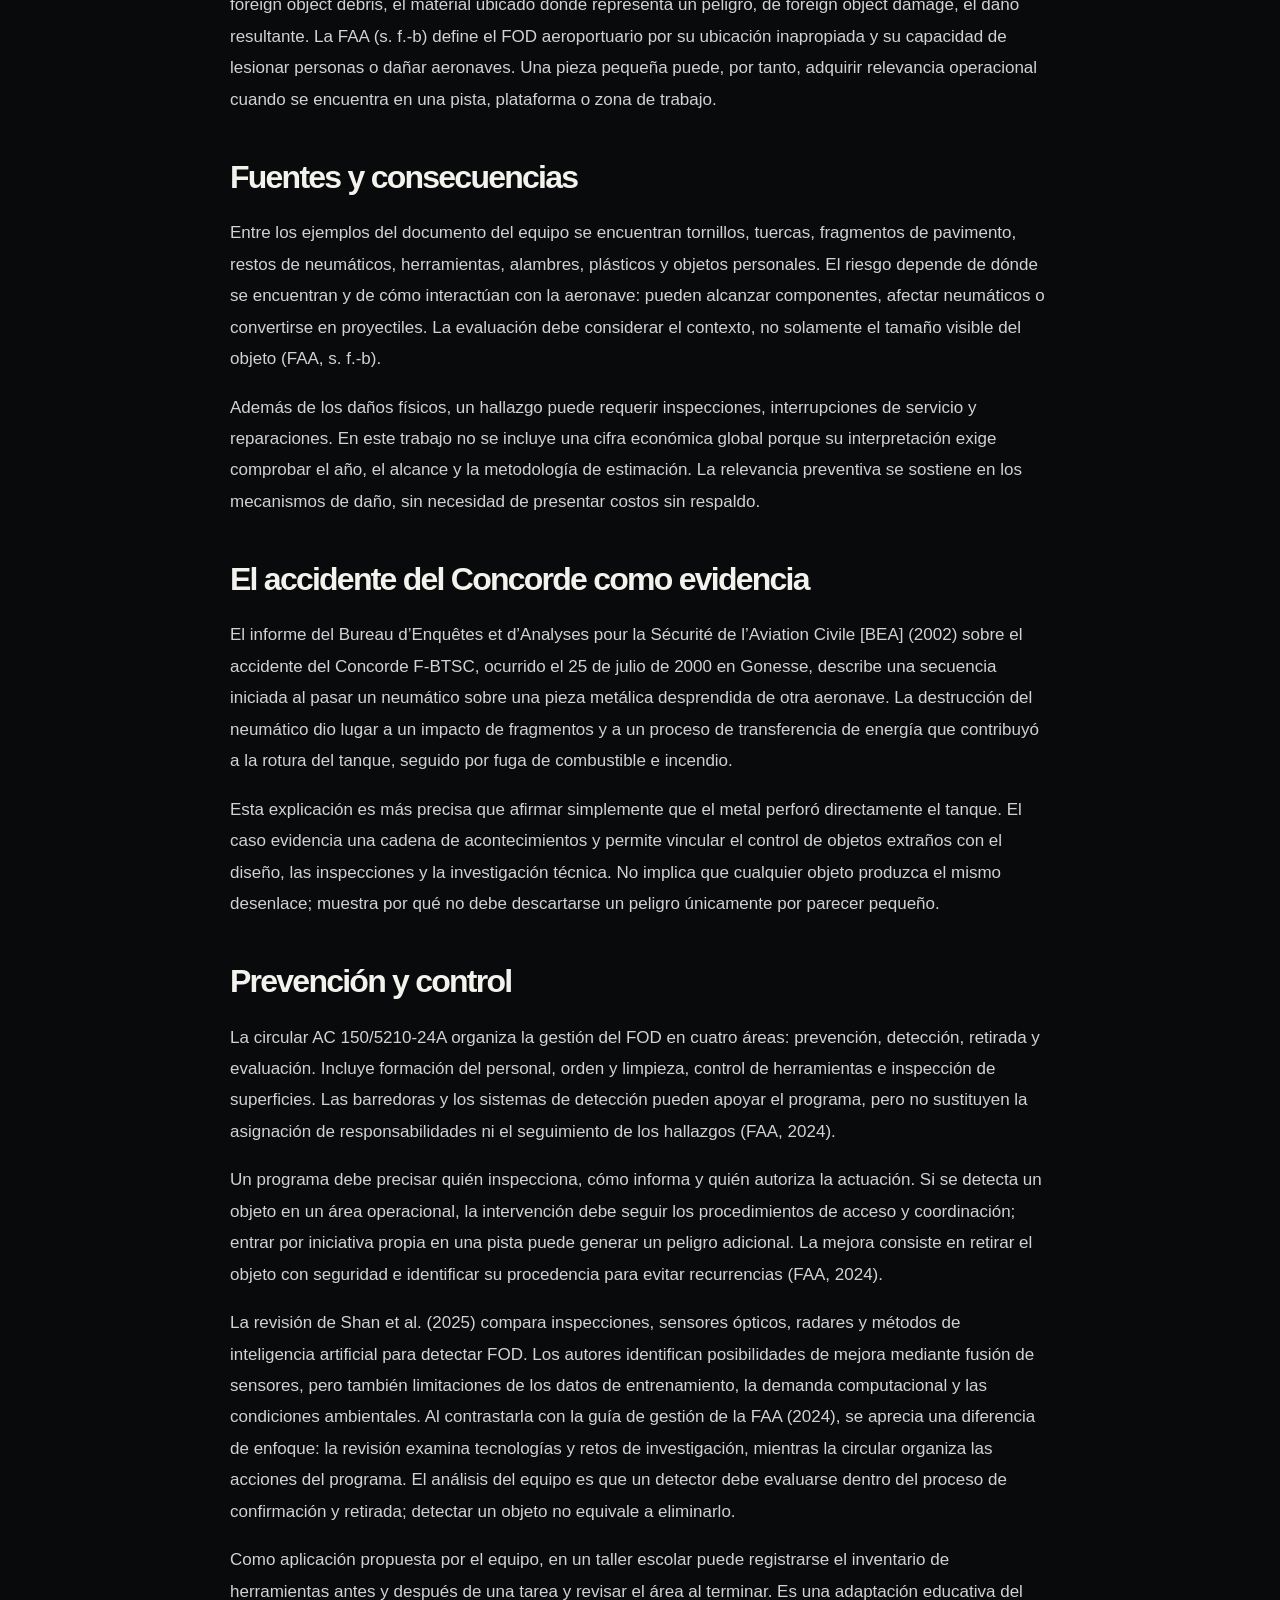
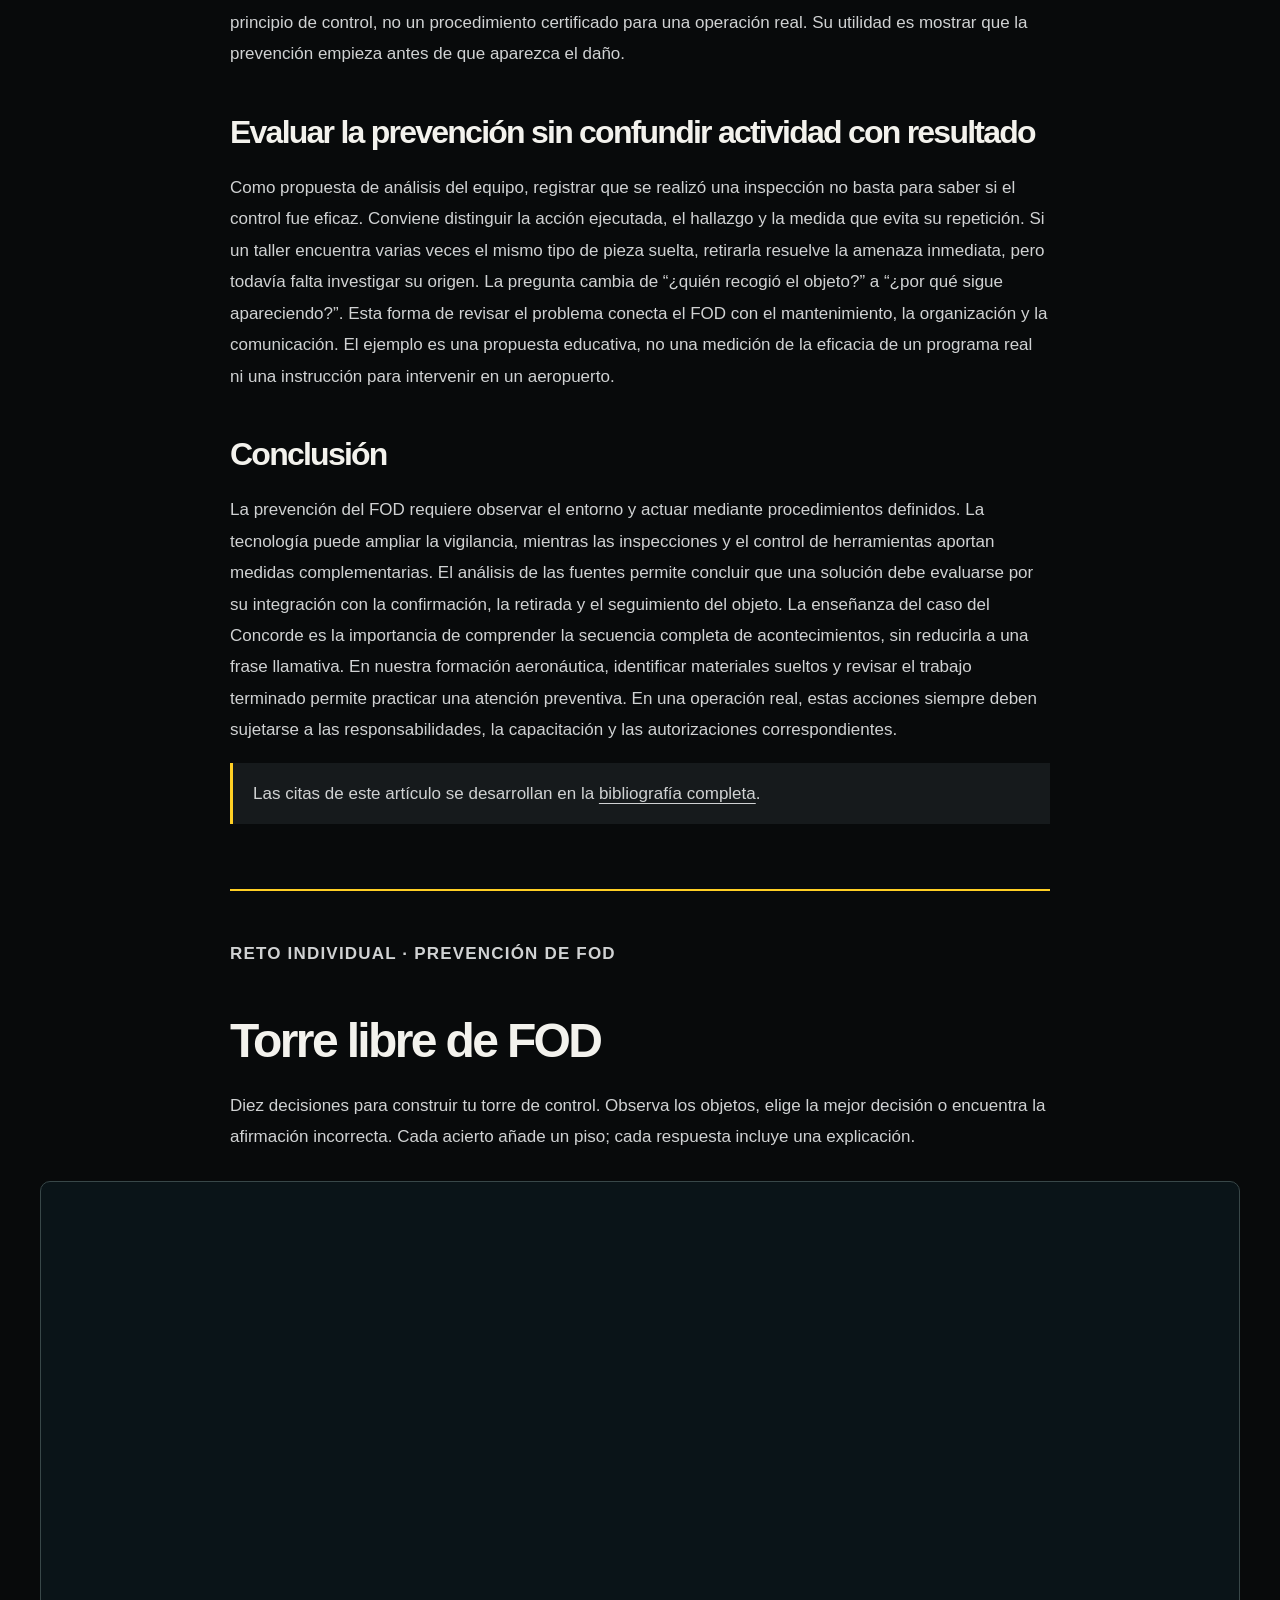
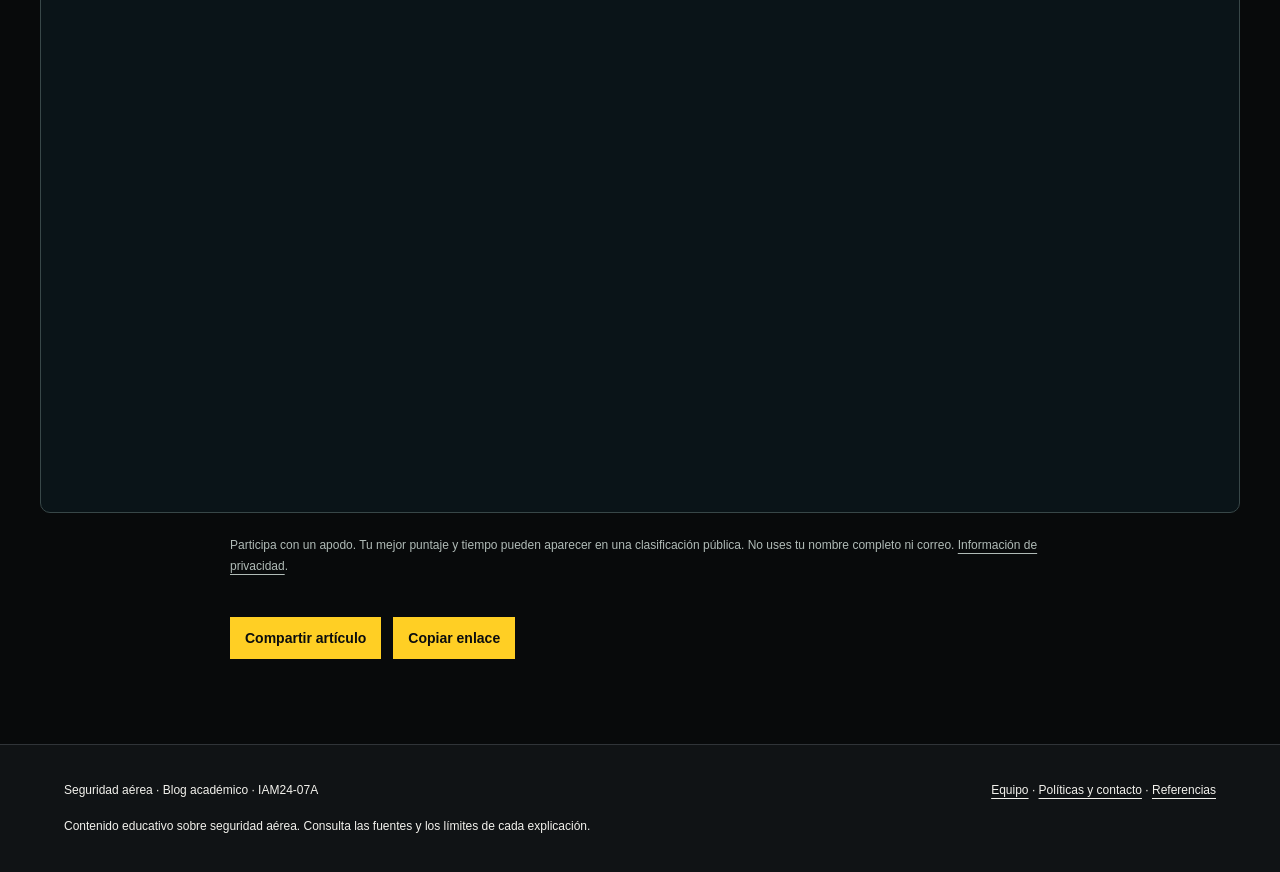
<file: fod.html>
<!doctype html><html lang="es"><head><meta charset="utf-8"><meta name="viewport" content="width=device-width, initial-scale=1"><meta name="description" content="Blog académico sobre seguridad aérea: mitos, registradores, FOD y factor humano."><title>FOD y prevención de daños por objetos extraños · Más allá del vuelo</title><link rel="stylesheet" href="estilos.css"></head><body><div class="ambient" aria-hidden="true"><i style="--left:0%;--duration:17s;--delay:-0s"></i><i style="--left:37%;--duration:18s;--delay:-2s"></i><i style="--left:74%;--duration:19s;--delay:-4s"></i><i style="--left:11%;--duration:20s;--delay:-6s"></i><i style="--left:48%;--duration:21s;--delay:-8s"></i><i style="--left:85%;--duration:22s;--delay:-10s"></i><i style="--left:22%;--duration:23s;--delay:-12s"></i><i style="--left:59%;--duration:24s;--delay:-14s"></i><i style="--left:96%;--duration:25s;--delay:-16s"></i><i style="--left:33%;--duration:17s;--delay:-18s"></i><i style="--left:70%;--duration:18s;--delay:-20s"></i><i style="--left:7%;--duration:19s;--delay:-22s"></i><i style="--left:44%;--duration:20s;--delay:-24s"></i><i style="--left:81%;--duration:21s;--delay:-26s"></i><i style="--left:18%;--duration:22s;--delay:-28s"></i><i style="--left:55%;--duration:23s;--delay:-30s"></i><i style="--left:92%;--duration:24s;--delay:-32s"></i><i style="--left:29%;--duration:25s;--delay:-34s"></i><i style="--left:66%;--duration:17s;--delay:-36s"></i><i style="--left:3%;--duration:18s;--delay:-38s"></i><i style="--left:40%;--duration:19s;--delay:-40s"></i><i style="--left:77%;--duration:20s;--delay:-42s"></i><i style="--left:14%;--duration:21s;--delay:-44s"></i><i style="--left:51%;--duration:22s;--delay:-46s"></i></div><a class="skip" href="#contenido">Saltar al contenido</a><div class="top"><header class="wrap"><a class="brand" href="index.html">Más allá<span> del vuelo.</span></a><button class="menu-open" type="button" aria-expanded="false" aria-controls="menu-global" aria-label="Abrir menú">☰</button><dialog id="menu-global" aria-label="Explorar el blog"><button type="button" class="menu-close" aria-label="Cerrar menú">×</button><p class="eyebrow">Explorar / Seguridad aérea</p><nav><a href="index.html">Inicio</a><a href="mision-vision.html">Misión y visión</a><details class="nav-articles"><summary>Artículos</summary><div><a href="articulos.html">Todos los artículos</a><a href="mitos.html">Mitos y realidades</a><a href="registradores.html">Caja negra</a><a href="fod.html">Prevención de FOD</a><a href="factor-humano.html">Factor humano y sistemas</a></div></details><a href="infografia.html">Infografía</a><a href="actividades.html">Recursos</a><a href="fuentes.html">Fuentes</a><a href="acerca.html">Equipo</a><a href="contacto.html">Contacto</a></nav></dialog></header></div><main id="contenido" class="wrap"><article class="reading"><a class="back" href="articulos.html">← Volver a los artículos</a><p class="eyebrow">03 / Investigación y evidencia</p><h1>FOD y prevención de daños por objetos extraños</h1><p class="lead">Objetos pequeños, consecuencias importantes: del hallazgo a la prevención.</p><div class="articlemeta"><p class="article-author">Por <a href="acerca.html">Víctor Iván De la Cruz Franco</a></p><p class="article-date">Publicado el 18 de noviembre de 2026</p></div><figure class="article-photo"><img src="imagenes/inspeccion-fod.webp" alt="Personal recorre una calle de rodaje para recoger objetos extraños" width="1200" height="611" loading="lazy" style="height:auto;max-height:560px;object-fit:contain;background:#080b0e"><figcaption class="apa-photo-note"><em>Nota.</em> De <em>Wolf Pack Conducts Mass FOD Walk (9923484)</em> [Fotografía], por J. DeGuzman, 2026, <a href="https://commons.wikimedia.org/wiki/File:Wolf_Pack_Conducts_Mass_FOD_Walk_(9923484).jpg">Wikimedia Commons</a>. <a href="https://commons.wikimedia.org/wiki/File:Wolf_Pack_Conducts_Mass_FOD_Walk_(9923484).jpg">Dominio público</a>.</figcaption></figure><figure class="diagram"><img src="fod-esquema.svg" alt="EL CICLO DE PREVENCIÓN DE FOD: Prevenir: Controlar materiales y herramientas. Detectar y retirar: Inspeccionar, reportar y coordinar. Evaluar: Registrar hallazgos y corregir causas." width="760" height="350"><figcaption>Esquema explicativo del blog. Fuentes del contenido: FAA, guía de gestión de FOD; Shan et al. (2025). Consulta las referencias completas en <a href="fuentes.html">Fuentes</a>.</figcaption></figure><p>La sigla FOD se utiliza para referirse a objetos extraños o a los daños que ocasionan. Conviene diferenciar foreign object debris, el material ubicado donde representa un peligro, de foreign object damage, el daño resultante. La FAA (s. f.-b) define el FOD aeroportuario por su ubicación inapropiada y su capacidad de lesionar personas o dañar aeronaves. Una pieza pequeña puede, por tanto, adquirir relevancia operacional cuando se encuentra en una pista, plataforma o zona de trabajo.</p><h2>Fuentes y consecuencias</h2><p>Entre los ejemplos del documento del equipo se encuentran tornillos, tuercas, fragmentos de pavimento, restos de neumáticos, herramientas, alambres, plásticos y objetos personales. El riesgo depende de dónde se encuentran y de cómo interactúan con la aeronave: pueden alcanzar componentes, afectar neumáticos o convertirse en proyectiles. La evaluación debe considerar el contexto, no solamente el tamaño visible del objeto (FAA, s. f.-b).</p><p>Además de los daños físicos, un hallazgo puede requerir inspecciones, interrupciones de servicio y reparaciones. En este trabajo no se incluye una cifra económica global porque su interpretación exige comprobar el año, el alcance y la metodología de estimación. La relevancia preventiva se sostiene en los mecanismos de daño, sin necesidad de presentar costos sin respaldo.</p><h2>El accidente del Concorde como evidencia</h2><p>El informe del Bureau d’Enquêtes et d’Analyses pour la Sécurité de l’Aviation Civile [BEA] (2002) sobre el accidente del Concorde F-BTSC, ocurrido el 25 de julio de 2000 en Gonesse, describe una secuencia iniciada al pasar un neumático sobre una pieza metálica desprendida de otra aeronave. La destrucción del neumático dio lugar a un impacto de fragmentos y a un proceso de transferencia de energía que contribuyó a la rotura del tanque, seguido por fuga de combustible e incendio.</p><p>Esta explicación es más precisa que afirmar simplemente que el metal perforó directamente el tanque. El caso evidencia una cadena de acontecimientos y permite vincular el control de objetos extraños con el diseño, las inspecciones y la investigación técnica. No implica que cualquier objeto produzca el mismo desenlace; muestra por qué no debe descartarse un peligro únicamente por parecer pequeño.</p><h2>Prevención y control</h2><p>La circular AC 150/5210-24A organiza la gestión del FOD en cuatro áreas: prevención, detección, retirada y evaluación. Incluye formación del personal, orden y limpieza, control de herramientas e inspección de superficies. Las barredoras y los sistemas de detección pueden apoyar el programa, pero no sustituyen la asignación de responsabilidades ni el seguimiento de los hallazgos (FAA, 2024).</p><p>Un programa debe precisar quién inspecciona, cómo informa y quién autoriza la actuación. Si se detecta un objeto en un área operacional, la intervención debe seguir los procedimientos de acceso y coordinación; entrar por iniciativa propia en una pista puede generar un peligro adicional. La mejora consiste en retirar el objeto con seguridad e identificar su procedencia para evitar recurrencias (FAA, 2024).</p><p>La revisión de Shan et al. (2025) compara inspecciones, sensores ópticos, radares y métodos de inteligencia artificial para detectar FOD. Los autores identifican posibilidades de mejora mediante fusión de sensores, pero también limitaciones de los datos de entrenamiento, la demanda computacional y las condiciones ambientales. Al contrastarla con la guía de gestión de la FAA (2024), se aprecia una diferencia de enfoque: la revisión examina tecnologías y retos de investigación, mientras la circular organiza las acciones del programa. El análisis del equipo es que un detector debe evaluarse dentro del proceso de confirmación y retirada; detectar un objeto no equivale a eliminarlo.</p><p>Como aplicación propuesta por el equipo, en un taller escolar puede registrarse el inventario de herramientas antes y después de una tarea y revisar el área al terminar. Es una adaptación educativa del principio de control, no un procedimiento certificado para una operación real. Su utilidad es mostrar que la prevención empieza antes de que aparezca el daño.</p><h2>Evaluar la prevención sin confundir actividad con resultado</h2><p>Como propuesta de análisis del equipo, registrar que se realizó una inspección no basta para saber si el control fue eficaz. Conviene distinguir la acción ejecutada, el hallazgo y la medida que evita su repetición. Si un taller encuentra varias veces el mismo tipo de pieza suelta, retirarla resuelve la amenaza inmediata, pero todavía falta investigar su origen. La pregunta cambia de “¿quién recogió el objeto?” a “¿por qué sigue apareciendo?”. Esta forma de revisar el problema conecta el FOD con el mantenimiento, la organización y la comunicación. El ejemplo es una propuesta educativa, no una medición de la eficacia de un programa real ni una instrucción para intervenir en un aeropuerto.</p><h2>Conclusión</h2><p>La prevención del FOD requiere observar el entorno y actuar mediante procedimientos definidos. La tecnología puede ampliar la vigilancia, mientras las inspecciones y el control de herramientas aportan medidas complementarias. El análisis de las fuentes permite concluir que una solución debe evaluarse por su integración con la confirmación, la retirada y el seguimiento del objeto. La enseñanza del caso del Concorde es la importancia de comprender la secuencia completa de acontecimientos, sin reducirla a una frase llamativa. En nuestra formación aeronáutica, identificar materiales sueltos y revisar el trabajo terminado permite practicar una atención preventiva. En una operación real, estas acciones siempre deben sujetarse a las responsabilidades, la capacitación y las autorizaciones correspondientes.</p><p class="note">Las citas de este artículo se desarrollan en la <a href="fuentes.html">bibliografía completa</a>.</p><section id="torre-fod" class="fod-game-section" aria-labelledby="torre-fod-title"><p class="eyebrow">Reto individual · Prevención de FOD</p><h2 id="torre-fod-title">Torre libre de FOD</h2><p>Diez decisiones para construir tu torre de control. Observa los objetos, elige la mejor decisión o encuentra la afirmación incorrecta. Cada acierto añade un piso; cada respuesta incluye una explicación.</p><div class="fod-game-frame"><iframe src="https://torre-libre-fod.longgeranium1.chatgpt.site/" title="Torre libre de FOD: juego individual de diez retos y clasificación" loading="lazy"></iframe></div><p class="fod-game-privacy">Participa con un apodo. Tu mejor puntaje y tiempo pueden aparecer en una clasificación pública. No uses tu nombre completo ni correo. <a href="politicas.html#privacidad-fod">Información de privacidad</a>.</p></section><div class="share"><button type="button" data-share>Compartir artículo</button><button type="button" data-copy>Copiar enlace</button><span class="share-status" role="status"></span></div></article></main><footer><div class="wrap row"><span>Seguridad aérea · Blog académico · IAM24-07A</span><div><a href="acerca.html">Equipo</a> · <a href="politicas.html">Políticas y contacto</a> · <a href="fuentes.html">Referencias</a></div></div><div class="wrap">Contenido educativo sobre seguridad aérea. Consulta las fuentes y los límites de cada explicación.</div></footer><script src="interaccion.js" defer></script></body></html>
</file>
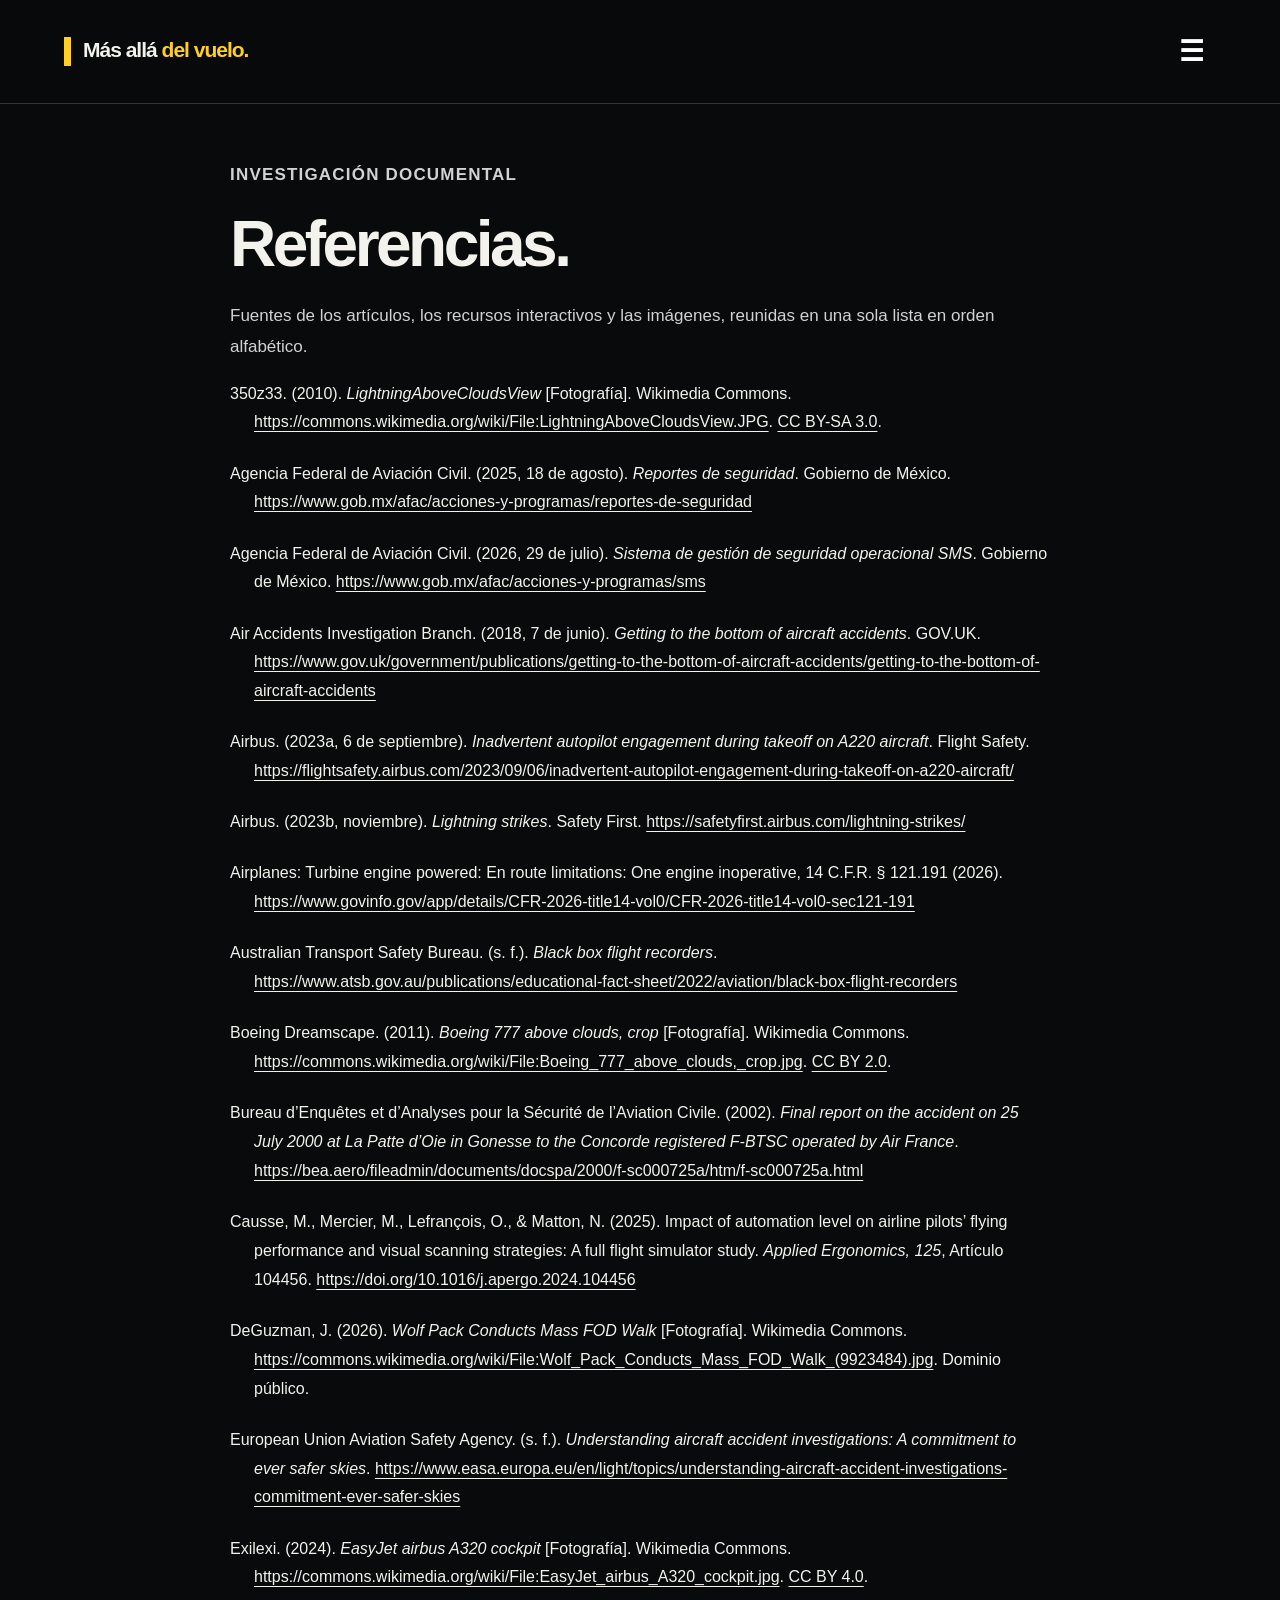
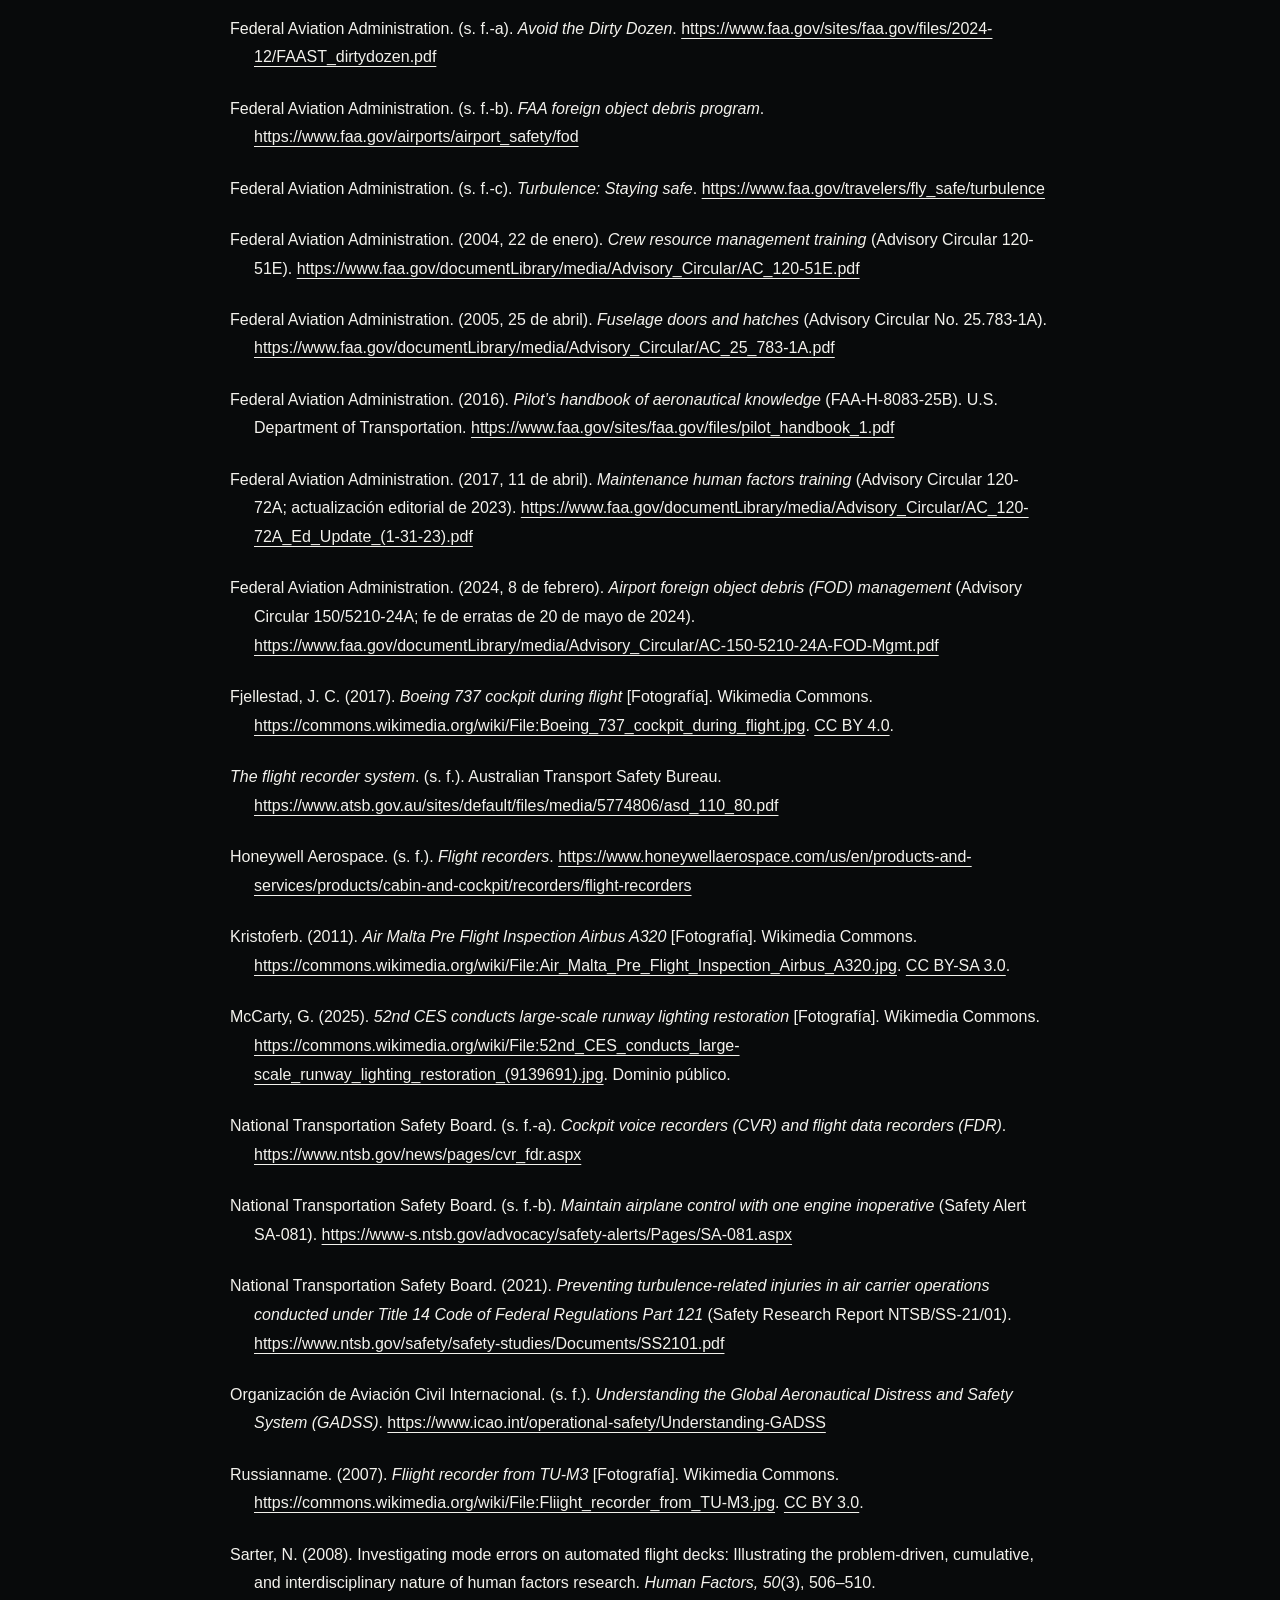
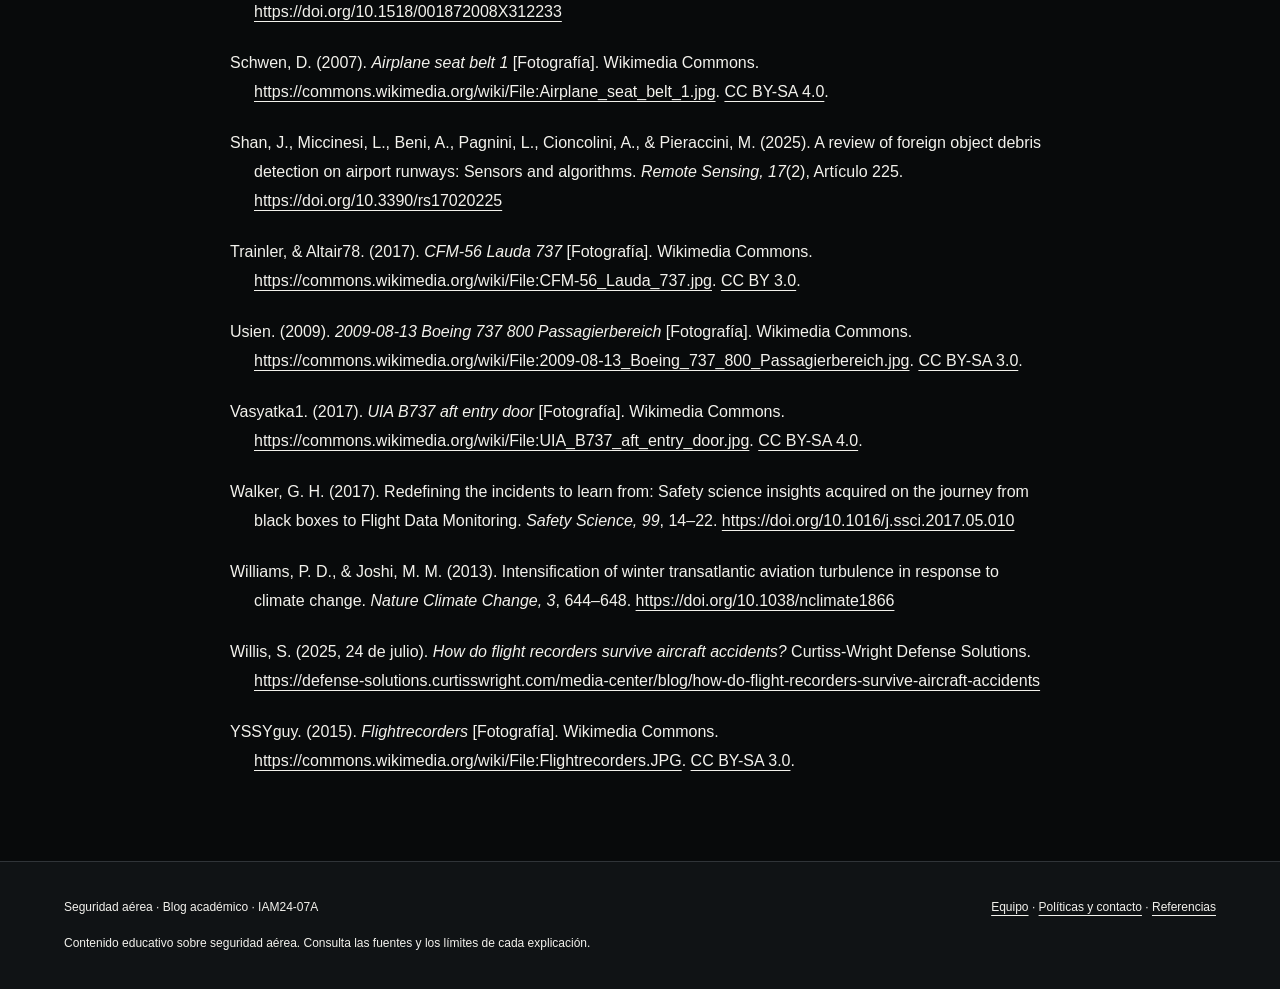
<file: fuentes.html>
<!doctype html><html lang="es"><head><meta charset="utf-8"><meta name="viewport" content="width=device-width, initial-scale=1"><meta name="description" content="Blog académico sobre seguridad aérea: mitos, registradores, FOD y factor humano."><title>Referencias · Más allá del vuelo</title><link rel="stylesheet" href="estilos.css"><style>.reference-list .reference{padding-left:1.5em;text-indent:-1.5em;margin:0 0 1.4em;overflow-wrap:anywhere;line-height:1.8}</style></head><body><div class="ambient" aria-hidden="true"><i style="--left:0%;--duration:17s;--delay:-0s"></i><i style="--left:37%;--duration:18s;--delay:-2s"></i><i style="--left:74%;--duration:19s;--delay:-4s"></i><i style="--left:11%;--duration:20s;--delay:-6s"></i><i style="--left:48%;--duration:21s;--delay:-8s"></i><i style="--left:85%;--duration:22s;--delay:-10s"></i><i style="--left:22%;--duration:23s;--delay:-12s"></i><i style="--left:59%;--duration:24s;--delay:-14s"></i><i style="--left:96%;--duration:25s;--delay:-16s"></i><i style="--left:33%;--duration:17s;--delay:-18s"></i><i style="--left:70%;--duration:18s;--delay:-20s"></i><i style="--left:7%;--duration:19s;--delay:-22s"></i><i style="--left:44%;--duration:20s;--delay:-24s"></i><i style="--left:81%;--duration:21s;--delay:-26s"></i><i style="--left:18%;--duration:22s;--delay:-28s"></i><i style="--left:55%;--duration:23s;--delay:-30s"></i><i style="--left:92%;--duration:24s;--delay:-32s"></i><i style="--left:29%;--duration:25s;--delay:-34s"></i><i style="--left:66%;--duration:17s;--delay:-36s"></i><i style="--left:3%;--duration:18s;--delay:-38s"></i><i style="--left:40%;--duration:19s;--delay:-40s"></i><i style="--left:77%;--duration:20s;--delay:-42s"></i><i style="--left:14%;--duration:21s;--delay:-44s"></i><i style="--left:51%;--duration:22s;--delay:-46s"></i></div><a class="skip" href="#contenido">Saltar al contenido</a><div class="top"><header class="wrap"><a class="brand" href="index.html">Más allá<span> del vuelo.</span></a><button class="menu-open" type="button" aria-expanded="false" aria-controls="menu-global" aria-label="Abrir menú">☰</button><dialog id="menu-global" aria-label="Explorar el blog"><button type="button" class="menu-close" aria-label="Cerrar menú">×</button><p class="eyebrow">Explorar / Seguridad aérea</p><nav><a href="index.html">Inicio</a><a href="mision-vision.html">Misión y visión</a><details class="nav-articles"><summary>Artículos</summary><div><a href="articulos.html">Todos los artículos</a><a href="mitos.html">Mitos y realidades</a><a href="registradores.html">Caja negra</a><a href="fod.html">Prevención de FOD</a><a href="factor-humano.html">Factor humano y sistemas</a></div></details><a href="infografia.html">Infografía</a><a href="actividades.html">Recursos</a><a href="fuentes.html">Fuentes</a><a href="acerca.html">Equipo</a><a href="contacto.html">Contacto</a></nav></dialog></header></div><main id="contenido" class="wrap"><div class="reading"><p class="eyebrow">Investigación documental</p><h1>Referencias.</h1><p>Fuentes de los artículos, los recursos interactivos y las imágenes, reunidas en una sola lista en orden alfabético.</p><ul class="reference-list" style="list-style:none;padding:0"><li class="reference">350z33. (2010). <em>LightningAboveCloudsView</em> [Fotografía]. Wikimedia Commons. <a href="https://commons.wikimedia.org/wiki/File:LightningAboveCloudsView.JPG" target="_blank" rel="noopener noreferrer">https://commons.wikimedia.org/wiki/File:LightningAboveCloudsView.JPG</a>. <a href="https://creativecommons.org/licenses/by-sa/3.0" target="_blank" rel="noopener noreferrer">CC BY-SA 3.0</a>.</li><li class="reference">Agencia Federal de Aviación Civil. (2025, 18 de agosto). <em>Reportes de seguridad</em>. Gobierno de México. <a href="https://www.gob.mx/afac/acciones-y-programas/reportes-de-seguridad" target="_blank" rel="noopener noreferrer">https://www.gob.mx/afac/acciones-y-programas/reportes-de-seguridad</a></li><li class="reference">Agencia Federal de Aviación Civil. (2026, 29 de julio). <em>Sistema de gestión de seguridad operacional SMS</em>. Gobierno de México. <a href="https://www.gob.mx/afac/acciones-y-programas/sms" target="_blank" rel="noopener noreferrer">https://www.gob.mx/afac/acciones-y-programas/sms</a></li><li class="reference">Air Accidents Investigation Branch. (2018, 7 de junio). <em>Getting to the bottom of aircraft accidents</em>. GOV.UK. <a href="https://www.gov.uk/government/publications/getting-to-the-bottom-of-aircraft-accidents/getting-to-the-bottom-of-aircraft-accidents" target="_blank" rel="noopener noreferrer">https://www.gov.uk/government/publications/getting-to-the-bottom-of-aircraft-accidents/getting-to-the-bottom-of-aircraft-accidents</a></li><li class="reference">Airbus. (2023a, 6 de septiembre). <em>Inadvertent autopilot engagement during takeoff on A220 aircraft</em>. Flight Safety. <a href="https://flightsafety.airbus.com/2023/09/06/inadvertent-autopilot-engagement-during-takeoff-on-a220-aircraft/" target="_blank" rel="noopener noreferrer">https://flightsafety.airbus.com/2023/09/06/inadvertent-autopilot-engagement-during-takeoff-on-a220-aircraft/</a></li><li class="reference">Airbus. (2023b, noviembre). <em>Lightning strikes</em>. Safety First. <a href="https://safetyfirst.airbus.com/lightning-strikes/" target="_blank" rel="noopener noreferrer">https://safetyfirst.airbus.com/lightning-strikes/</a></li><li class="reference">Airplanes: Turbine engine powered: En route limitations: One engine inoperative, 14 C.F.R. § 121.191 (2026). <a href="https://www.govinfo.gov/app/details/CFR-2026-title14-vol0/CFR-2026-title14-vol0-sec121-191" target="_blank" rel="noopener noreferrer">https://www.govinfo.gov/app/details/CFR-2026-title14-vol0/CFR-2026-title14-vol0-sec121-191</a></li><li class="reference">Australian Transport Safety Bureau. (s. f.). <em>Black box flight recorders</em>. <a href="https://www.atsb.gov.au/publications/educational-fact-sheet/2022/aviation/black-box-flight-recorders" target="_blank" rel="noopener noreferrer">https://www.atsb.gov.au/publications/educational-fact-sheet/2022/aviation/black-box-flight-recorders</a></li><li class="reference">Boeing Dreamscape. (2011). <em>Boeing 777 above clouds, crop</em> [Fotografía]. Wikimedia Commons. <a href="https://commons.wikimedia.org/wiki/File:Boeing_777_above_clouds,_crop.jpg" target="_blank" rel="noopener noreferrer">https://commons.wikimedia.org/wiki/File:Boeing_777_above_clouds,_crop.jpg</a>. <a href="https://creativecommons.org/licenses/by/2.0" target="_blank" rel="noopener noreferrer">CC BY 2.0</a>.</li><li class="reference">Bureau d’Enquêtes et d’Analyses pour la Sécurité de l’Aviation Civile. (2002). <em>Final report on the accident on 25 July 2000 at La Patte d’Oie in Gonesse to the Concorde registered F-BTSC operated by Air France</em>. <a href="https://bea.aero/fileadmin/documents/docspa/2000/f-sc000725a/htm/f-sc000725a.html" target="_blank" rel="noopener noreferrer">https://bea.aero/fileadmin/documents/docspa/2000/f-sc000725a/htm/f-sc000725a.html</a></li><li class="reference">Causse, M., Mercier, M., Lefrançois, O., &amp; Matton, N. (2025). Impact of automation level on airline pilots’ flying performance and visual scanning strategies: A full flight simulator study. <em>Applied Ergonomics, 125</em>, Artículo 104456. <a href="https://doi.org/10.1016/j.apergo.2024.104456" target="_blank" rel="noopener noreferrer">https://doi.org/10.1016/j.apergo.2024.104456</a></li><li class="reference">DeGuzman, J. (2026). <em>Wolf Pack Conducts Mass FOD Walk</em> [Fotografía]. Wikimedia Commons. <a href="https://commons.wikimedia.org/wiki/File:Wolf_Pack_Conducts_Mass_FOD_Walk_(9923484).jpg" target="_blank" rel="noopener noreferrer">https://commons.wikimedia.org/wiki/File:Wolf_Pack_Conducts_Mass_FOD_Walk_(9923484).jpg</a>. Dominio público.</li><li class="reference">European Union Aviation Safety Agency. (s. f.). <em>Understanding aircraft accident investigations: A commitment to ever safer skies</em>. <a href="https://www.easa.europa.eu/en/light/topics/understanding-aircraft-accident-investigations-commitment-ever-safer-skies" target="_blank" rel="noopener noreferrer">https://www.easa.europa.eu/en/light/topics/understanding-aircraft-accident-investigations-commitment-ever-safer-skies</a></li><li class="reference">Exilexi. (2024). <em>EasyJet airbus A320 cockpit</em> [Fotografía]. Wikimedia Commons. <a href="https://commons.wikimedia.org/wiki/File:EasyJet_airbus_A320_cockpit.jpg" target="_blank" rel="noopener noreferrer">https://commons.wikimedia.org/wiki/File:EasyJet_airbus_A320_cockpit.jpg</a>. <a href="https://creativecommons.org/licenses/by/4.0" target="_blank" rel="noopener noreferrer">CC BY 4.0</a>.</li><li class="reference">Federal Aviation Administration. (s. f.-a). <em>Avoid the Dirty Dozen</em>. <a href="https://www.faa.gov/sites/faa.gov/files/2024-12/FAAST_dirtydozen.pdf" target="_blank" rel="noopener noreferrer">https://www.faa.gov/sites/faa.gov/files/2024-12/FAAST_dirtydozen.pdf</a></li><li class="reference">Federal Aviation Administration. (s. f.-b). <em>FAA foreign object debris program</em>. <a href="https://www.faa.gov/airports/airport_safety/fod" target="_blank" rel="noopener noreferrer">https://www.faa.gov/airports/airport_safety/fod</a></li><li class="reference">Federal Aviation Administration. (s. f.-c). <em>Turbulence: Staying safe</em>. <a href="https://www.faa.gov/travelers/fly_safe/turbulence" target="_blank" rel="noopener noreferrer">https://www.faa.gov/travelers/fly_safe/turbulence</a></li><li class="reference">Federal Aviation Administration. (2004, 22 de enero). <em>Crew resource management training</em> (Advisory Circular 120-51E). <a href="https://www.faa.gov/documentLibrary/media/Advisory_Circular/AC_120-51E.pdf" target="_blank" rel="noopener noreferrer">https://www.faa.gov/documentLibrary/media/Advisory_Circular/AC_120-51E.pdf</a></li><li class="reference">Federal Aviation Administration. (2005, 25 de abril). <em>Fuselage doors and hatches</em> (Advisory Circular No. 25.783-1A). <a href="https://www.faa.gov/documentLibrary/media/Advisory_Circular/AC_25_783-1A.pdf" target="_blank" rel="noopener noreferrer">https://www.faa.gov/documentLibrary/media/Advisory_Circular/AC_25_783-1A.pdf</a></li><li class="reference">Federal Aviation Administration. (2016). <em>Pilot’s handbook of aeronautical knowledge</em> (FAA-H-8083-25B). U.S. Department of Transportation. <a href="https://www.faa.gov/sites/faa.gov/files/pilot_handbook_1.pdf" target="_blank" rel="noopener noreferrer">https://www.faa.gov/sites/faa.gov/files/pilot_handbook_1.pdf</a></li><li class="reference">Federal Aviation Administration. (2017, 11 de abril). <em>Maintenance human factors training</em> (Advisory Circular 120-72A; actualización editorial de 2023). <a href="https://www.faa.gov/documentLibrary/media/Advisory_Circular/AC_120-72A_Ed_Update_(1-31-23).pdf" target="_blank" rel="noopener noreferrer">https://www.faa.gov/documentLibrary/media/Advisory_Circular/AC_120-72A_Ed_Update_(1-31-23).pdf</a></li><li class="reference">Federal Aviation Administration. (2024, 8 de febrero). <em>Airport foreign object debris (FOD) management</em> (Advisory Circular 150/5210-24A; fe de erratas de 20 de mayo de 2024). <a href="https://www.faa.gov/documentLibrary/media/Advisory_Circular/AC-150-5210-24A-FOD-Mgmt.pdf" target="_blank" rel="noopener noreferrer">https://www.faa.gov/documentLibrary/media/Advisory_Circular/AC-150-5210-24A-FOD-Mgmt.pdf</a></li><li class="reference">Fjellestad, J. C. (2017). <em>Boeing 737 cockpit during flight</em> [Fotografía]. Wikimedia Commons. <a href="https://commons.wikimedia.org/wiki/File:Boeing_737_cockpit_during_flight.jpg" target="_blank" rel="noopener noreferrer">https://commons.wikimedia.org/wiki/File:Boeing_737_cockpit_during_flight.jpg</a>. <a href="https://creativecommons.org/licenses/by/4.0" target="_blank" rel="noopener noreferrer">CC BY 4.0</a>.</li><li class="reference"><em>The flight recorder system</em>. (s. f.). Australian Transport Safety Bureau. <a href="https://www.atsb.gov.au/sites/default/files/media/5774806/asd_110_80.pdf" target="_blank" rel="noopener noreferrer">https://www.atsb.gov.au/sites/default/files/media/5774806/asd_110_80.pdf</a></li><li class="reference">Honeywell Aerospace. (s. f.). <em>Flight recorders</em>. <a href="https://www.honeywellaerospace.com/us/en/products-and-services/products/cabin-and-cockpit/recorders/flight-recorders" target="_blank" rel="noopener noreferrer">https://www.honeywellaerospace.com/us/en/products-and-services/products/cabin-and-cockpit/recorders/flight-recorders</a></li><li class="reference">Kristoferb. (2011). <em>Air Malta Pre Flight Inspection Airbus A320</em> [Fotografía]. Wikimedia Commons. <a href="https://commons.wikimedia.org/wiki/File:Air_Malta_Pre_Flight_Inspection_Airbus_A320.jpg" target="_blank" rel="noopener noreferrer">https://commons.wikimedia.org/wiki/File:Air_Malta_Pre_Flight_Inspection_Airbus_A320.jpg</a>. <a href="https://creativecommons.org/licenses/by-sa/3.0/" target="_blank" rel="noopener noreferrer">CC BY-SA 3.0</a>.</li><li class="reference">McCarty, G. (2025). <em>52nd CES conducts large-scale runway lighting restoration</em> [Fotografía]. Wikimedia Commons. <a href="https://commons.wikimedia.org/wiki/File:52nd_CES_conducts_large-scale_runway_lighting_restoration_(9139691).jpg" target="_blank" rel="noopener noreferrer">https://commons.wikimedia.org/wiki/File:52nd_CES_conducts_large-scale_runway_lighting_restoration_(9139691).jpg</a>. Dominio público.</li><li class="reference">National Transportation Safety Board. (s. f.-a). <em>Cockpit voice recorders (CVR) and flight data recorders (FDR)</em>. <a href="https://www.ntsb.gov/news/pages/cvr_fdr.aspx" target="_blank" rel="noopener noreferrer">https://www.ntsb.gov/news/pages/cvr_fdr.aspx</a></li><li class="reference">National Transportation Safety Board. (s. f.-b). <em>Maintain airplane control with one engine inoperative</em> (Safety Alert SA-081). <a href="https://www-s.ntsb.gov/advocacy/safety-alerts/Pages/SA-081.aspx" target="_blank" rel="noopener noreferrer">https://www-s.ntsb.gov/advocacy/safety-alerts/Pages/SA-081.aspx</a></li><li class="reference">National Transportation Safety Board. (2021). <em>Preventing turbulence-related injuries in air carrier operations conducted under Title 14 Code of Federal Regulations Part 121</em> (Safety Research Report NTSB/SS-21/01). <a href="https://www.ntsb.gov/safety/safety-studies/Documents/SS2101.pdf" target="_blank" rel="noopener noreferrer">https://www.ntsb.gov/safety/safety-studies/Documents/SS2101.pdf</a></li><li class="reference">Organización de Aviación Civil Internacional. (s. f.). <em>Understanding the Global Aeronautical Distress and Safety System (GADSS)</em>. <a href="https://www.icao.int/operational-safety/Understanding-GADSS" target="_blank" rel="noopener noreferrer">https://www.icao.int/operational-safety/Understanding-GADSS</a></li><li class="reference">Russianname. (2007). <em>Fliight recorder from TU-M3</em> [Fotografía]. Wikimedia Commons. <a href="https://commons.wikimedia.org/wiki/File:Fliight_recorder_from_TU-M3.jpg" target="_blank" rel="noopener noreferrer">https://commons.wikimedia.org/wiki/File:Fliight_recorder_from_TU-M3.jpg</a>. <a href="https://creativecommons.org/licenses/by/3.0" target="_blank" rel="noopener noreferrer">CC BY 3.0</a>.</li><li class="reference">Sarter, N. (2008). Investigating mode errors on automated flight decks: Illustrating the problem-driven, cumulative, and interdisciplinary nature of human factors research. <em>Human Factors, 50</em>(3), 506–510. <a href="https://doi.org/10.1518/001872008X312233" target="_blank" rel="noopener noreferrer">https://doi.org/10.1518/001872008X312233</a></li><li class="reference">Schwen, D. (2007). <em>Airplane seat belt 1</em> [Fotografía]. Wikimedia Commons. <a href="https://commons.wikimedia.org/wiki/File:Airplane_seat_belt_1.jpg" target="_blank" rel="noopener noreferrer">https://commons.wikimedia.org/wiki/File:Airplane_seat_belt_1.jpg</a>. <a href="https://creativecommons.org/licenses/by-sa/4.0" target="_blank" rel="noopener noreferrer">CC BY-SA 4.0</a>.</li><li class="reference">Shan, J., Miccinesi, L., Beni, A., Pagnini, L., Cioncolini, A., &amp; Pieraccini, M. (2025). A review of foreign object debris detection on airport runways: Sensors and algorithms. <em>Remote Sensing, 17</em>(2), Artículo 225. <a href="https://doi.org/10.3390/rs17020225" target="_blank" rel="noopener noreferrer">https://doi.org/10.3390/rs17020225</a></li><li class="reference">Trainler, &amp; Altair78. (2017). <em>CFM-56 Lauda 737</em> [Fotografía]. Wikimedia Commons. <a href="https://commons.wikimedia.org/wiki/File:CFM-56_Lauda_737.jpg" target="_blank" rel="noopener noreferrer">https://commons.wikimedia.org/wiki/File:CFM-56_Lauda_737.jpg</a>. <a href="https://creativecommons.org/licenses/by/3.0" target="_blank" rel="noopener noreferrer">CC BY 3.0</a>.</li><li class="reference">Usien. (2009). <em>2009-08-13 Boeing 737 800 Passagierbereich</em> [Fotografía]. Wikimedia Commons. <a href="https://commons.wikimedia.org/wiki/File:2009-08-13_Boeing_737_800_Passagierbereich.jpg" target="_blank" rel="noopener noreferrer">https://commons.wikimedia.org/wiki/File:2009-08-13_Boeing_737_800_Passagierbereich.jpg</a>. <a href="https://creativecommons.org/licenses/by-sa/3.0" target="_blank" rel="noopener noreferrer">CC BY-SA 3.0</a>.</li><li class="reference">Vasyatka1. (2017). <em>UIA B737 aft entry door</em> [Fotografía]. Wikimedia Commons. <a href="https://commons.wikimedia.org/wiki/File:UIA_B737_aft_entry_door.jpg" target="_blank" rel="noopener noreferrer">https://commons.wikimedia.org/wiki/File:UIA_B737_aft_entry_door.jpg</a>. <a href="https://creativecommons.org/licenses/by-sa/4.0" target="_blank" rel="noopener noreferrer">CC BY-SA 4.0</a>.</li><li class="reference">Walker, G. H. (2017). Redefining the incidents to learn from: Safety science insights acquired on the journey from black boxes to Flight Data Monitoring. <em>Safety Science, 99</em>, 14–22. <a href="https://doi.org/10.1016/j.ssci.2017.05.010" target="_blank" rel="noopener noreferrer">https://doi.org/10.1016/j.ssci.2017.05.010</a></li><li class="reference">Williams, P. D., &amp; Joshi, M. M. (2013). Intensification of winter transatlantic aviation turbulence in response to climate change. <em>Nature Climate Change, 3</em>, 644–648. <a href="https://doi.org/10.1038/nclimate1866" target="_blank" rel="noopener noreferrer">https://doi.org/10.1038/nclimate1866</a></li><li class="reference">Willis, S. (2025, 24 de julio). <em>How do flight recorders survive aircraft accidents?</em> Curtiss-Wright Defense Solutions. <a href="https://defense-solutions.curtisswright.com/media-center/blog/how-do-flight-recorders-survive-aircraft-accidents" target="_blank" rel="noopener noreferrer">https://defense-solutions.curtisswright.com/media-center/blog/how-do-flight-recorders-survive-aircraft-accidents</a></li><li class="reference">YSSYguy. (2015). <em>Flightrecorders</em> [Fotografía]. Wikimedia Commons. <a href="https://commons.wikimedia.org/wiki/File:Flightrecorders.JPG" target="_blank" rel="noopener noreferrer">https://commons.wikimedia.org/wiki/File:Flightrecorders.JPG</a>. <a href="https://creativecommons.org/licenses/by-sa/3.0" target="_blank" rel="noopener noreferrer">CC BY-SA 3.0</a>.</li></ul></div></main><footer><div class="wrap row"><span>Seguridad aérea · Blog académico · IAM24-07A</span><div><a href="acerca.html">Equipo</a> · <a href="politicas.html">Políticas y contacto</a> · <a href="fuentes.html">Referencias</a></div></div><div class="wrap">Contenido educativo sobre seguridad aérea. Consulta las fuentes y los límites de cada explicación.</div></footer><script src="interaccion.js" defer></script></body></html>
</file>
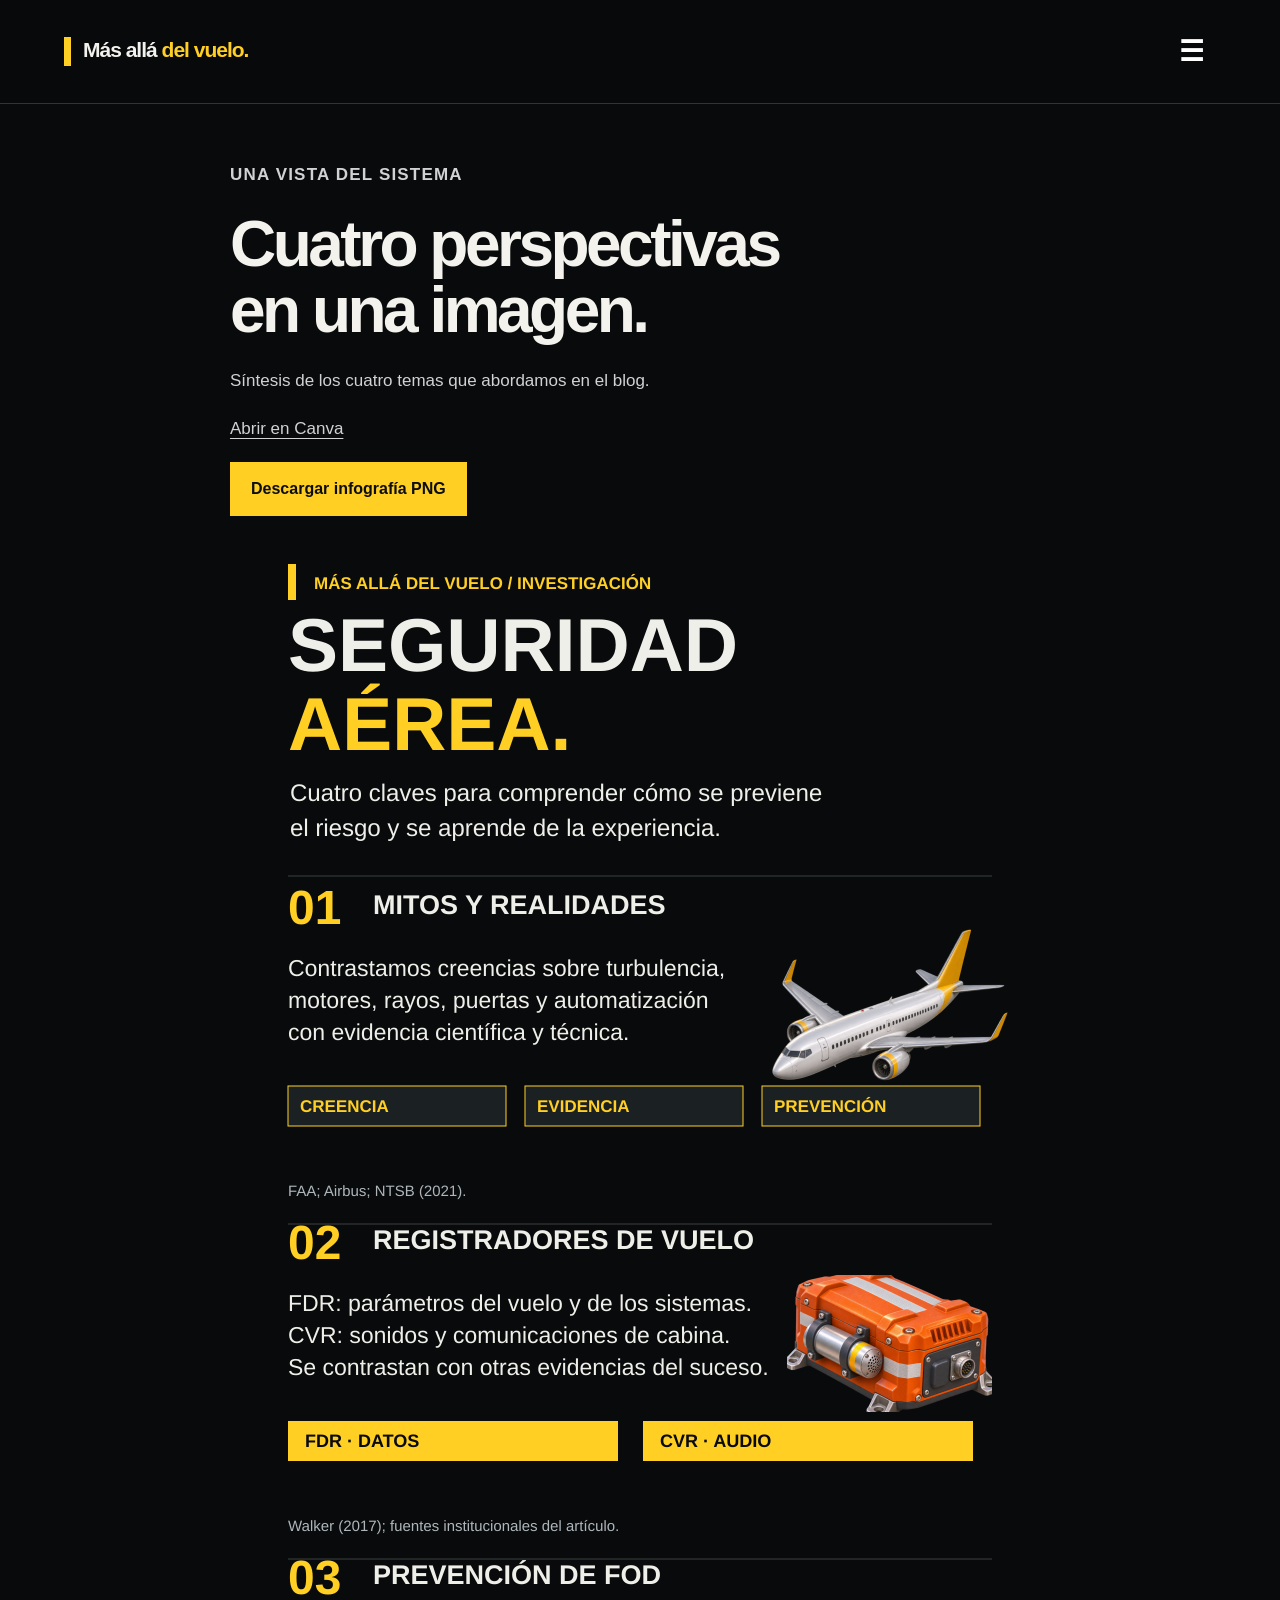
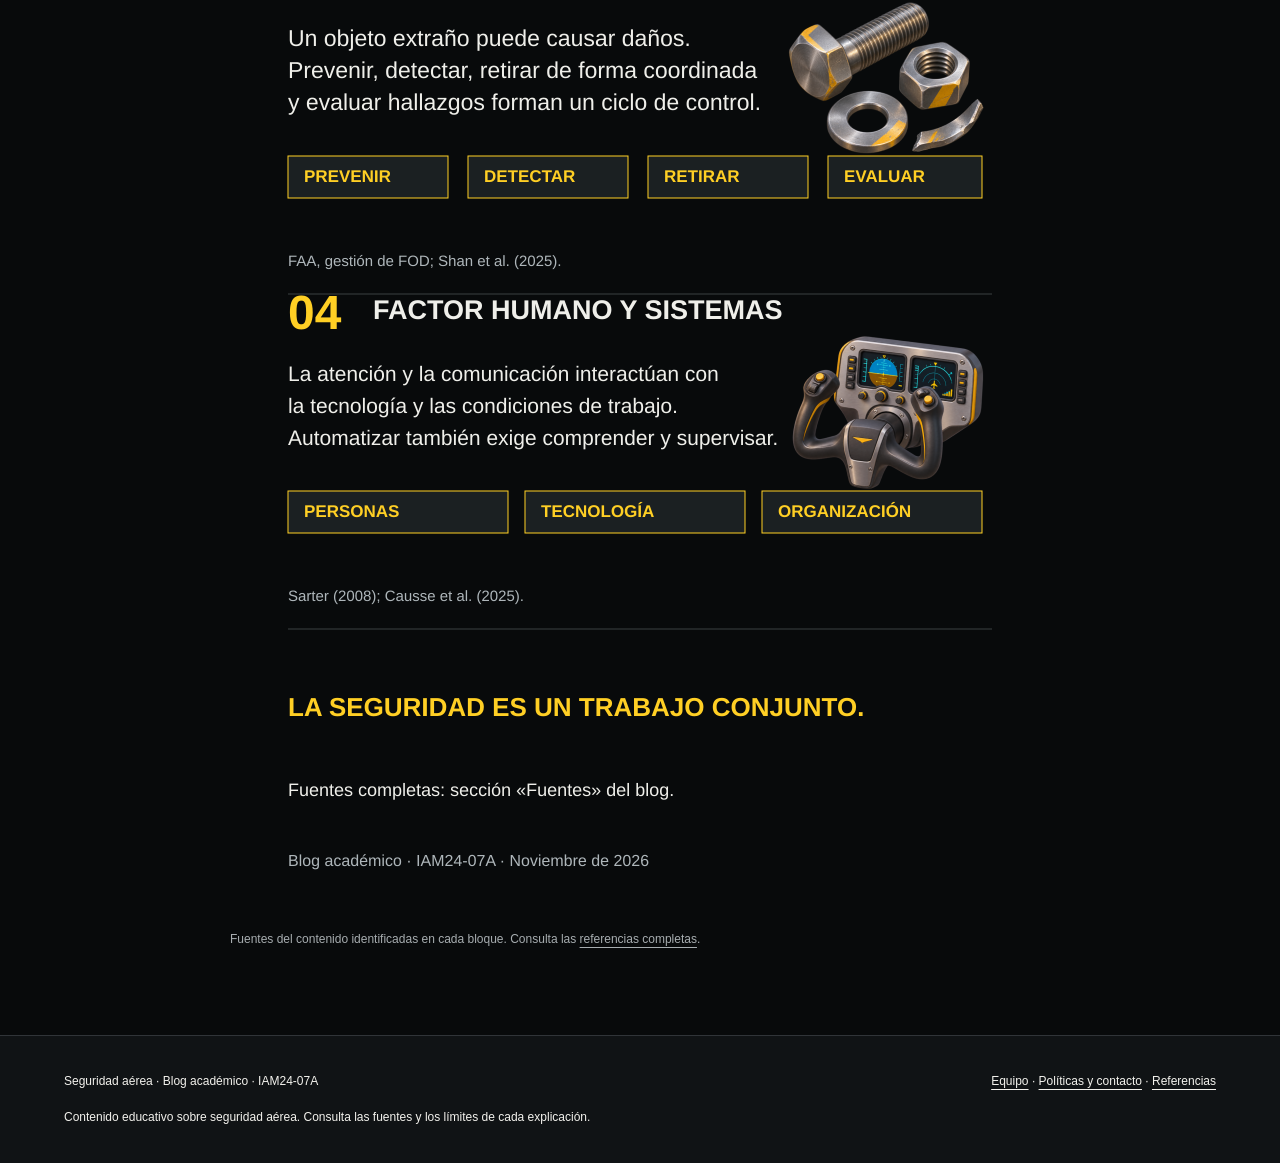
<file: infografia.html>
<!doctype html><html lang="es"><head><meta charset="utf-8"><meta name="viewport" content="width=device-width, initial-scale=1"><meta name="description" content="Blog académico sobre seguridad aérea: mitos, registradores, FOD y factor humano."><title>Infografía · Más allá del vuelo</title><link rel="stylesheet" href="estilos.css"></head><body><div class="ambient" aria-hidden="true"><i style="--left:0%;--duration:17s;--delay:-0s"></i><i style="--left:37%;--duration:18s;--delay:-2s"></i><i style="--left:74%;--duration:19s;--delay:-4s"></i><i style="--left:11%;--duration:20s;--delay:-6s"></i><i style="--left:48%;--duration:21s;--delay:-8s"></i><i style="--left:85%;--duration:22s;--delay:-10s"></i><i style="--left:22%;--duration:23s;--delay:-12s"></i><i style="--left:59%;--duration:24s;--delay:-14s"></i><i style="--left:96%;--duration:25s;--delay:-16s"></i><i style="--left:33%;--duration:17s;--delay:-18s"></i><i style="--left:70%;--duration:18s;--delay:-20s"></i><i style="--left:7%;--duration:19s;--delay:-22s"></i><i style="--left:44%;--duration:20s;--delay:-24s"></i><i style="--left:81%;--duration:21s;--delay:-26s"></i><i style="--left:18%;--duration:22s;--delay:-28s"></i><i style="--left:55%;--duration:23s;--delay:-30s"></i><i style="--left:92%;--duration:24s;--delay:-32s"></i><i style="--left:29%;--duration:25s;--delay:-34s"></i><i style="--left:66%;--duration:17s;--delay:-36s"></i><i style="--left:3%;--duration:18s;--delay:-38s"></i><i style="--left:40%;--duration:19s;--delay:-40s"></i><i style="--left:77%;--duration:20s;--delay:-42s"></i><i style="--left:14%;--duration:21s;--delay:-44s"></i><i style="--left:51%;--duration:22s;--delay:-46s"></i></div><a class="skip" href="#contenido">Saltar al contenido</a><div class="top"><header class="wrap"><a class="brand" href="index.html">Más allá<span> del vuelo.</span></a><button class="menu-open" type="button" aria-expanded="false" aria-controls="menu-global" aria-label="Abrir menú">☰</button><dialog id="menu-global" aria-label="Explorar el blog"><button type="button" class="menu-close" aria-label="Cerrar menú">×</button><p class="eyebrow">Explorar / Seguridad aérea</p><nav><a href="index.html">Inicio</a><a href="mision-vision.html">Misión y visión</a><details class="nav-articles"><summary>Artículos</summary><div><a href="articulos.html">Todos los artículos</a><a href="mitos.html">Mitos y realidades</a><a href="registradores.html">Caja negra</a><a href="fod.html">Prevención de FOD</a><a href="factor-humano.html">Factor humano y sistemas</a></div></details><a href="infografia.html">Infografía</a><a href="actividades.html">Recursos</a><a href="fuentes.html">Fuentes</a><a href="acerca.html">Equipo</a><a href="contacto.html">Contacto</a></nav></dialog></header></div><main id="contenido" class="wrap"><div class="reading"><p class="eyebrow">Una vista del sistema</p><h1>Cuatro perspectivas<br>en una imagen.</h1><p>Síntesis de los cuatro temas que abordamos en el blog.</p><p><a href="https://www.canva.com/d/DltA_DyvfB-blg5">Abrir en Canva</a></p><a class="btn" href="imagenes/infografia-canva-actual.png" download>Descargar infografía PNG</a><img class="infographic" src="imagenes/infografia-canva-actual.png" width="800" height="2000" alt="Infografía con cuatro apartados: mitos y realidades, registradores, FOD y factor humano. Cada apartado resume su contribución a la seguridad aérea e identifica sus fuentes."><p class="caption">Fuentes del contenido identificadas en cada bloque. Consulta las <a href="fuentes.html">referencias completas</a>.</p></div></main><footer><div class="wrap row"><span>Seguridad aérea · Blog académico · IAM24-07A</span><div><a href="acerca.html">Equipo</a> · <a href="politicas.html">Políticas y contacto</a> · <a href="fuentes.html">Referencias</a></div></div><div class="wrap">Contenido educativo sobre seguridad aérea. Consulta las fuentes y los límites de cada explicación.</div></footer><script src="interaccion.js" defer></script></body></html>
</file>
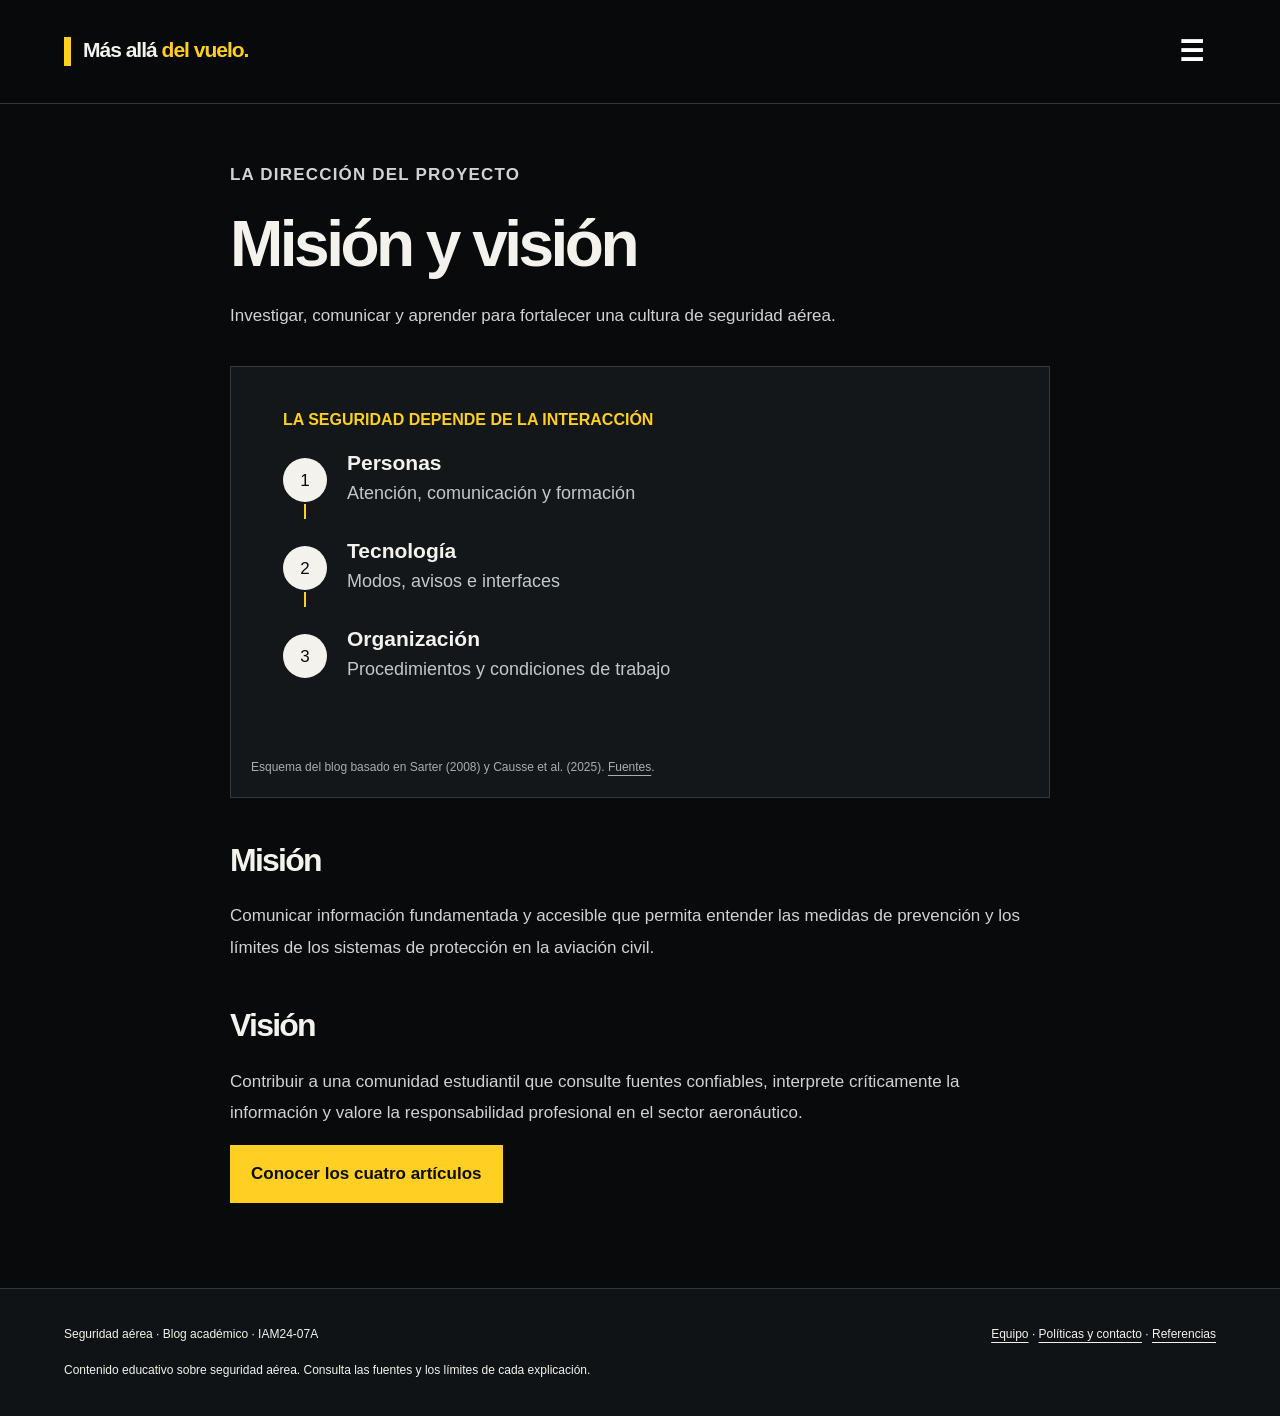
<file: mision-vision.html>
<!doctype html><html lang="es"><head><meta charset="utf-8"><meta name="viewport" content="width=device-width, initial-scale=1"><meta name="description" content="Blog académico sobre seguridad aérea: mitos, registradores, FOD y factor humano."><title>Misión y visión · Más allá del vuelo</title><link rel="stylesheet" href="estilos.css"></head><body><div class="ambient" aria-hidden="true"><i style="--left:0%;--duration:17s;--delay:-0s"></i><i style="--left:37%;--duration:18s;--delay:-2s"></i><i style="--left:74%;--duration:19s;--delay:-4s"></i><i style="--left:11%;--duration:20s;--delay:-6s"></i><i style="--left:48%;--duration:21s;--delay:-8s"></i><i style="--left:85%;--duration:22s;--delay:-10s"></i><i style="--left:22%;--duration:23s;--delay:-12s"></i><i style="--left:59%;--duration:24s;--delay:-14s"></i><i style="--left:96%;--duration:25s;--delay:-16s"></i><i style="--left:33%;--duration:17s;--delay:-18s"></i><i style="--left:70%;--duration:18s;--delay:-20s"></i><i style="--left:7%;--duration:19s;--delay:-22s"></i><i style="--left:44%;--duration:20s;--delay:-24s"></i><i style="--left:81%;--duration:21s;--delay:-26s"></i><i style="--left:18%;--duration:22s;--delay:-28s"></i><i style="--left:55%;--duration:23s;--delay:-30s"></i><i style="--left:92%;--duration:24s;--delay:-32s"></i><i style="--left:29%;--duration:25s;--delay:-34s"></i><i style="--left:66%;--duration:17s;--delay:-36s"></i><i style="--left:3%;--duration:18s;--delay:-38s"></i><i style="--left:40%;--duration:19s;--delay:-40s"></i><i style="--left:77%;--duration:20s;--delay:-42s"></i><i style="--left:14%;--duration:21s;--delay:-44s"></i><i style="--left:51%;--duration:22s;--delay:-46s"></i></div><a class="skip" href="#contenido">Saltar al contenido</a><div class="top"><header class="wrap"><a class="brand" href="index.html">Más allá<span> del vuelo.</span></a><button class="menu-open" type="button" aria-expanded="false" aria-controls="menu-global" aria-label="Abrir menú">☰</button><dialog id="menu-global" aria-label="Explorar el blog"><button type="button" class="menu-close" aria-label="Cerrar menú">×</button><p class="eyebrow">Explorar / Seguridad aérea</p><nav><a href="index.html">Inicio</a><a href="mision-vision.html">Misión y visión</a><details class="nav-articles"><summary>Artículos</summary><div><a href="articulos.html">Todos los artículos</a><a href="mitos.html">Mitos y realidades</a><a href="registradores.html">Caja negra</a><a href="fod.html">Prevención de FOD</a><a href="factor-humano.html">Factor humano y sistemas</a></div></details><a href="infografia.html">Infografía</a><a href="actividades.html">Recursos</a><a href="fuentes.html">Fuentes</a><a href="acerca.html">Equipo</a><a href="contacto.html">Contacto</a></nav></dialog></header></div><main id="contenido" class="wrap"><div class="reading"><p class="eyebrow">La dirección del proyecto</p><h1>Misión y visión</h1><p class="lead">Investigar, comunicar y aprender para fortalecer una cultura de seguridad aérea.</p><figure class="diagram"><img src="factor-humano-esquema.svg" alt="La seguridad depende de la interacción entre personas, tecnología y organización" width="760" height="350"><figcaption>Esquema del blog basado en Sarter (2008) y Causse et al. (2025). <a href="fuentes.html">Fuentes</a>.</figcaption></figure><section><h2>Misión</h2><p>Comunicar información fundamentada y accesible que permita entender las medidas de prevención y los límites de los sistemas de protección en la aviación civil.</p></section><section><h2>Visión</h2><p>Contribuir a una comunidad estudiantil que consulte fuentes confiables, interprete críticamente la información y valore la responsabilidad profesional en el sector aeronáutico.</p></section><p><a class="btn" href="articulos.html">Conocer los cuatro artículos</a></p></div></main><footer><div class="wrap row"><span>Seguridad aérea · Blog académico · IAM24-07A</span><div><a href="acerca.html">Equipo</a> · <a href="politicas.html">Políticas y contacto</a> · <a href="fuentes.html">Referencias</a></div></div><div class="wrap">Contenido educativo sobre seguridad aérea. Consulta las fuentes y los límites de cada explicación.</div></footer><script src="interaccion.js" defer></script></body></html>
</file>
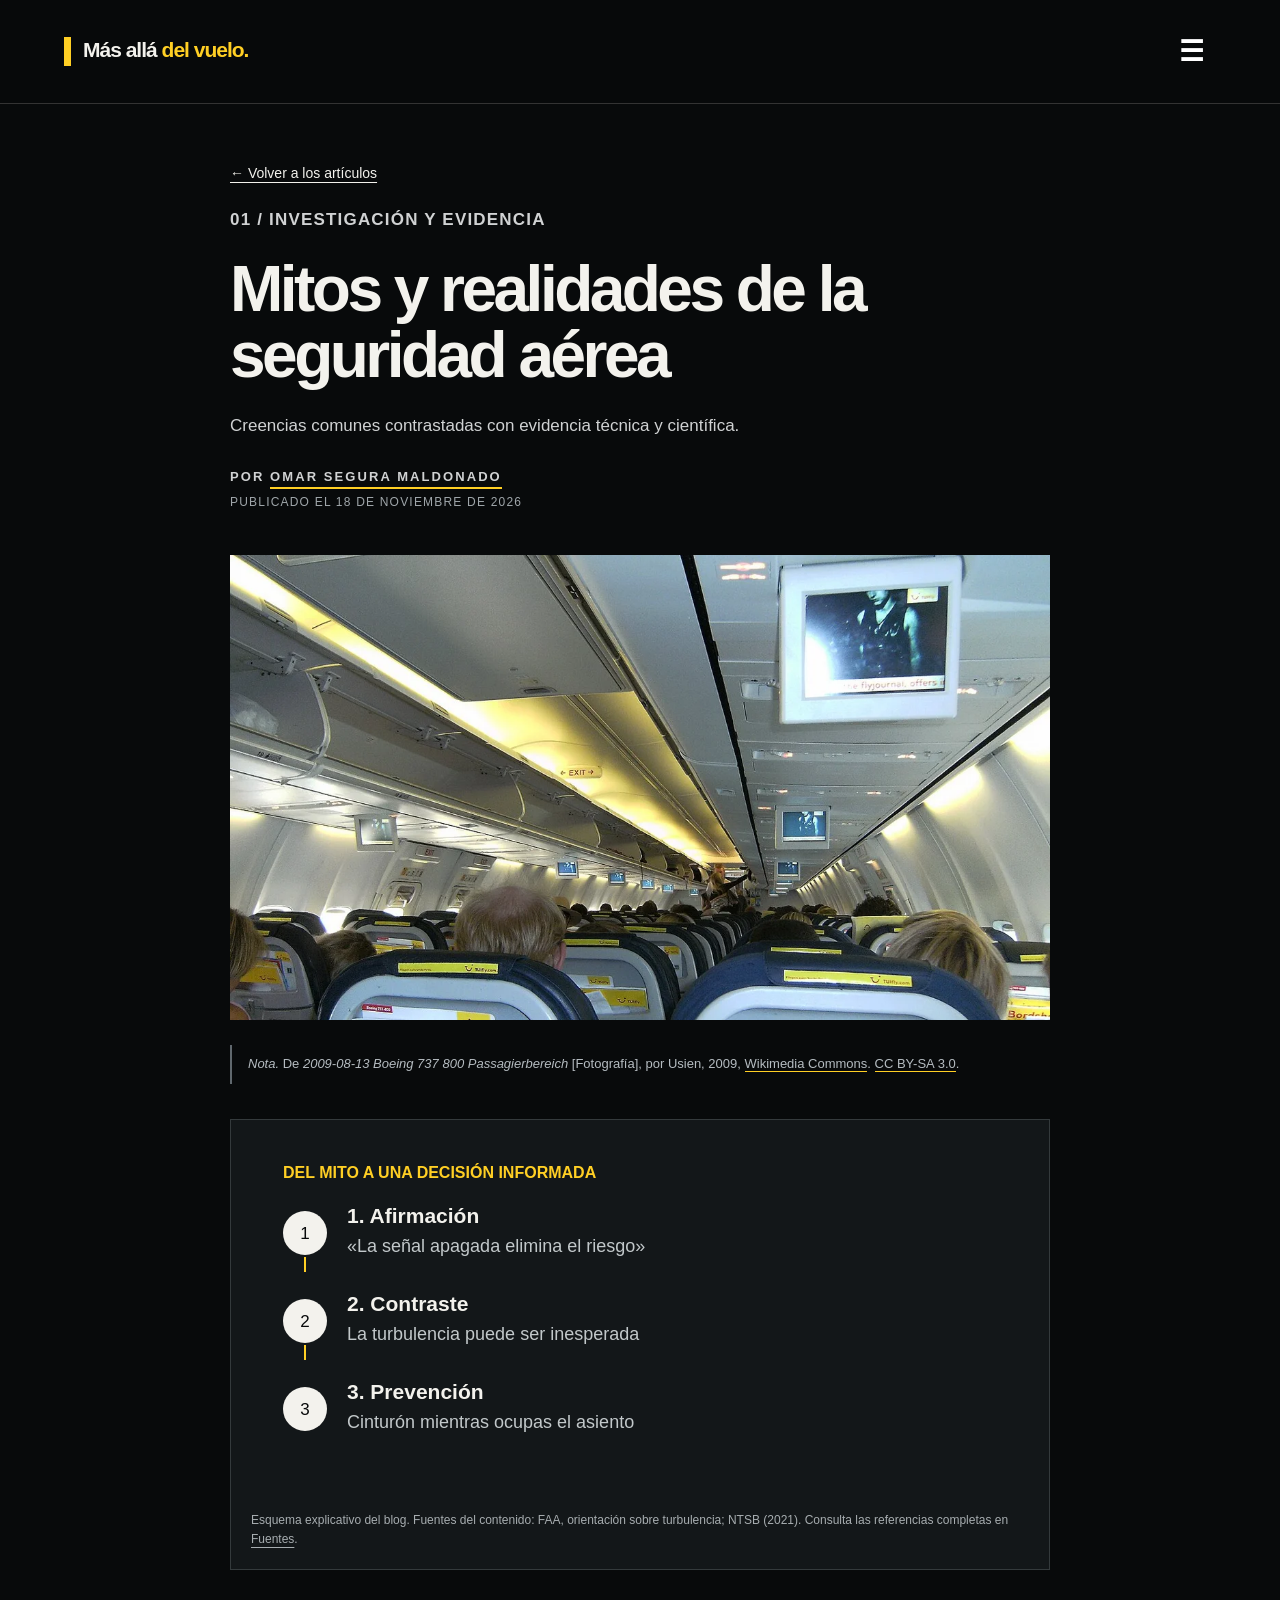
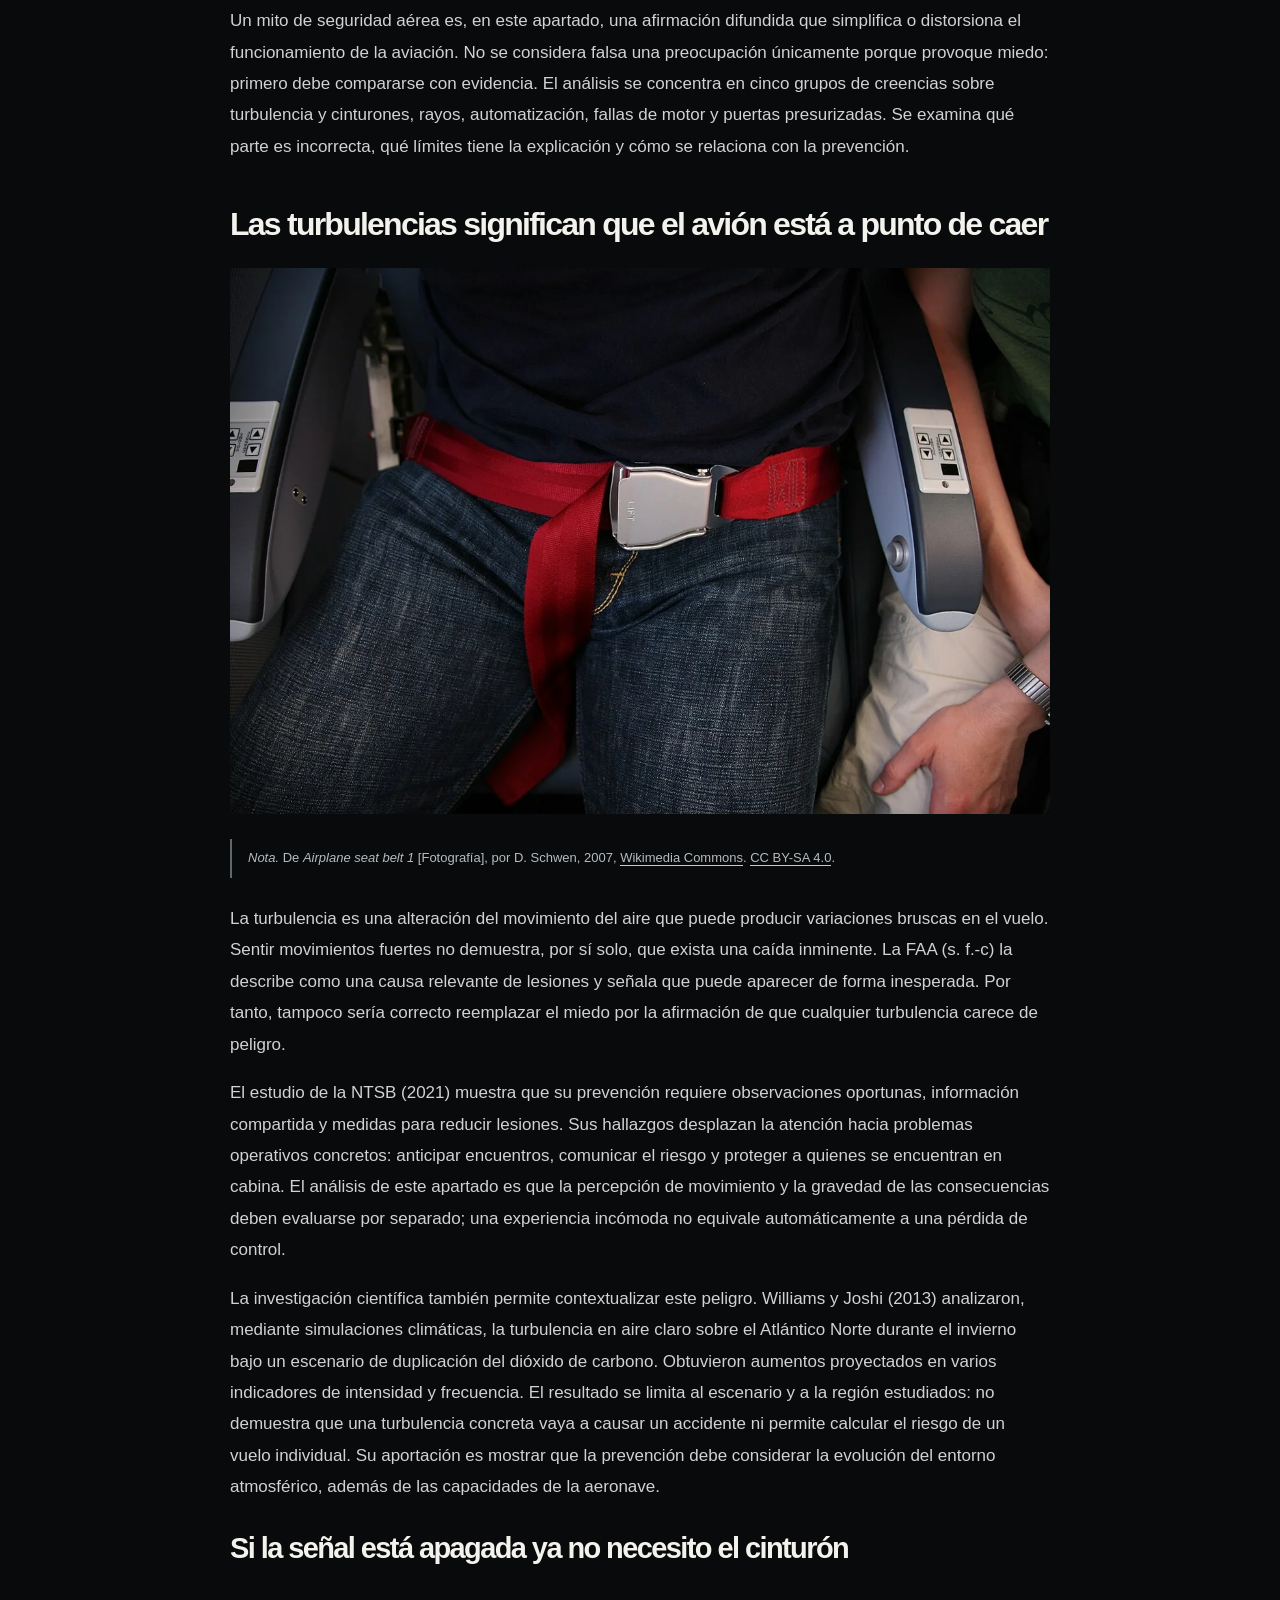
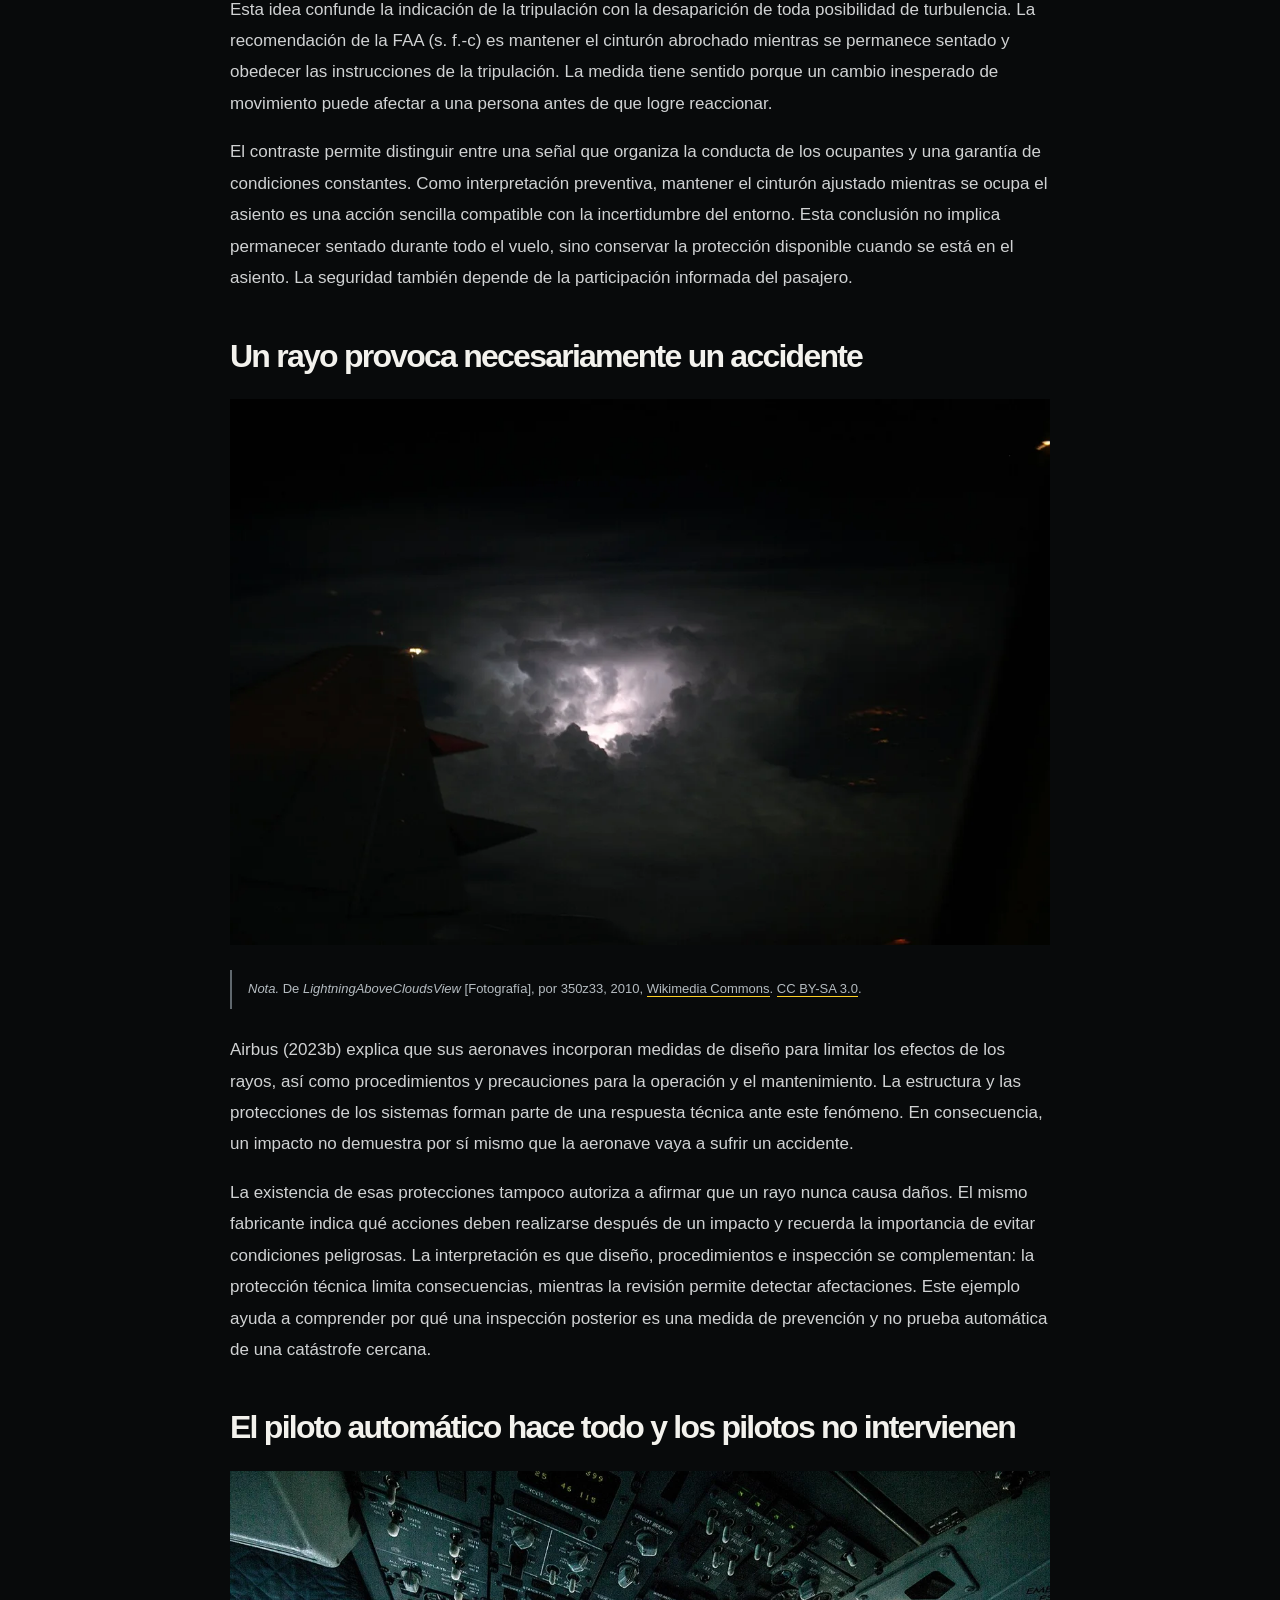
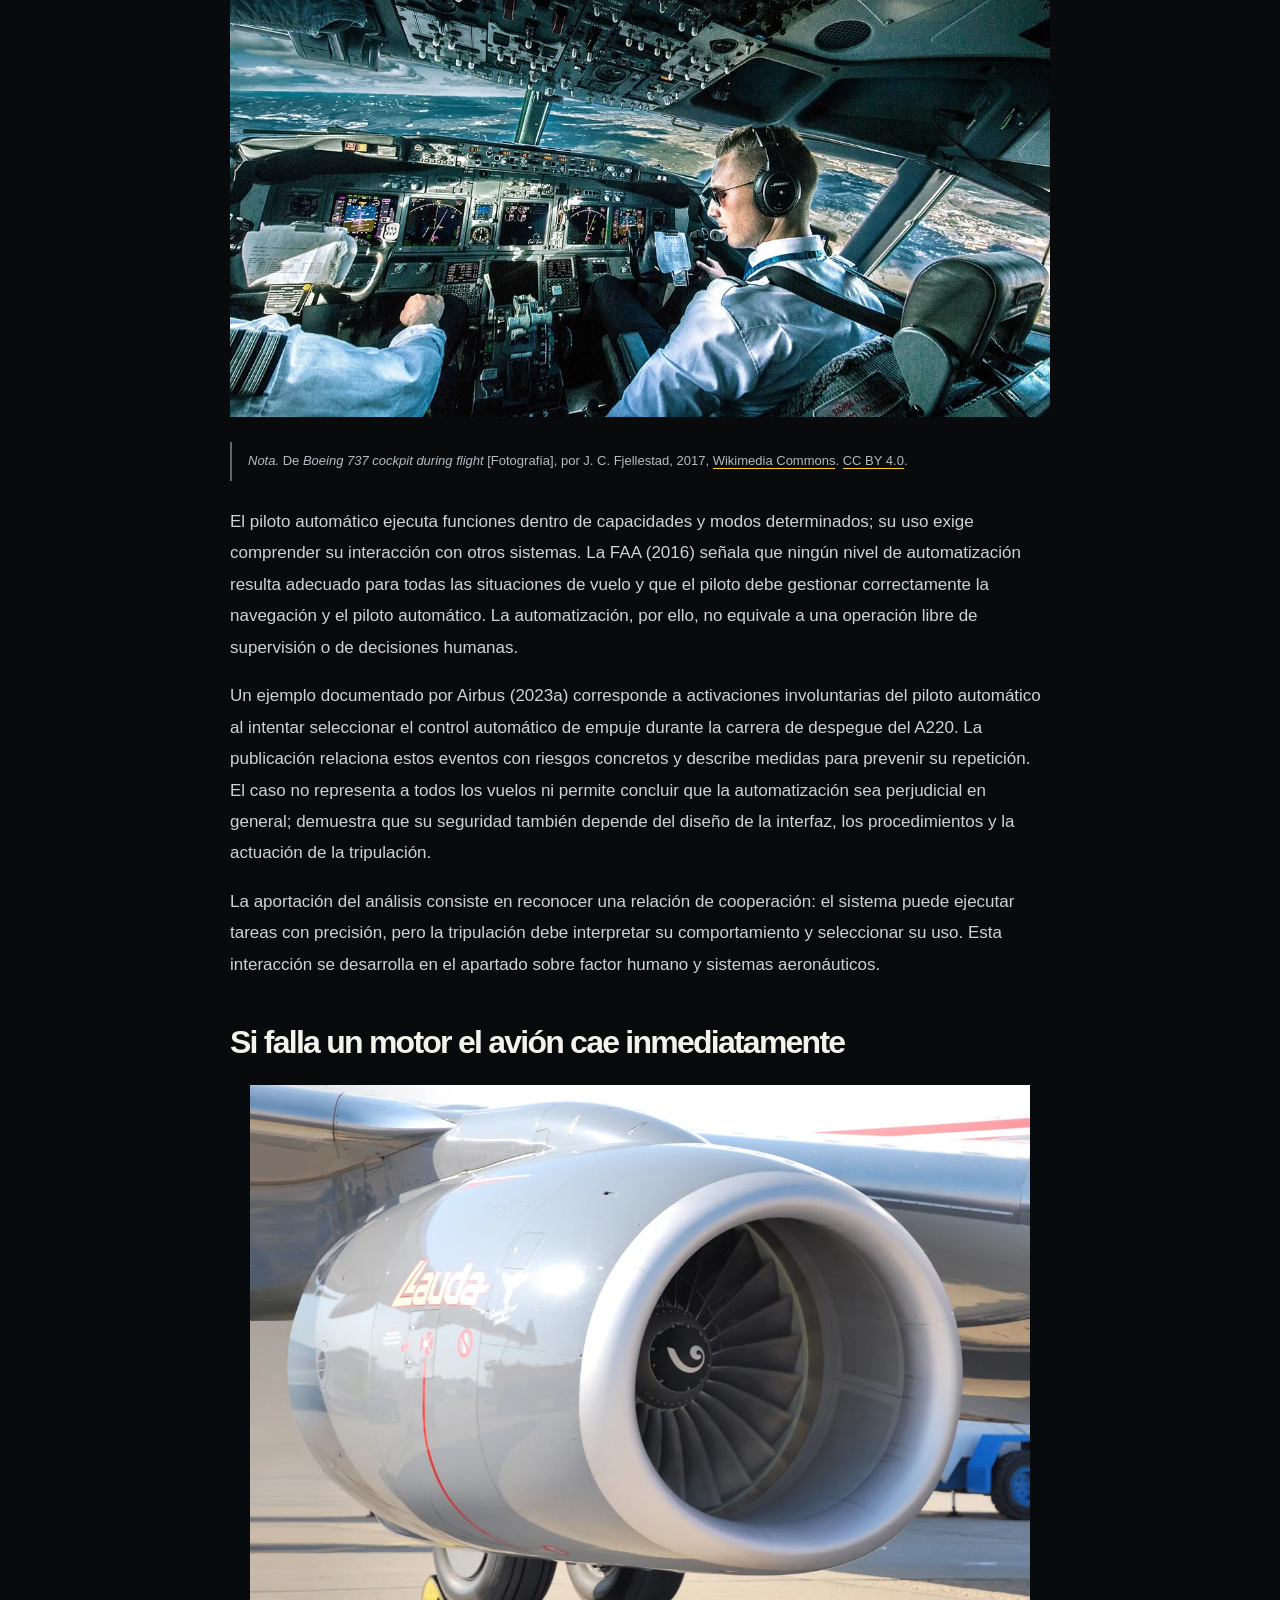
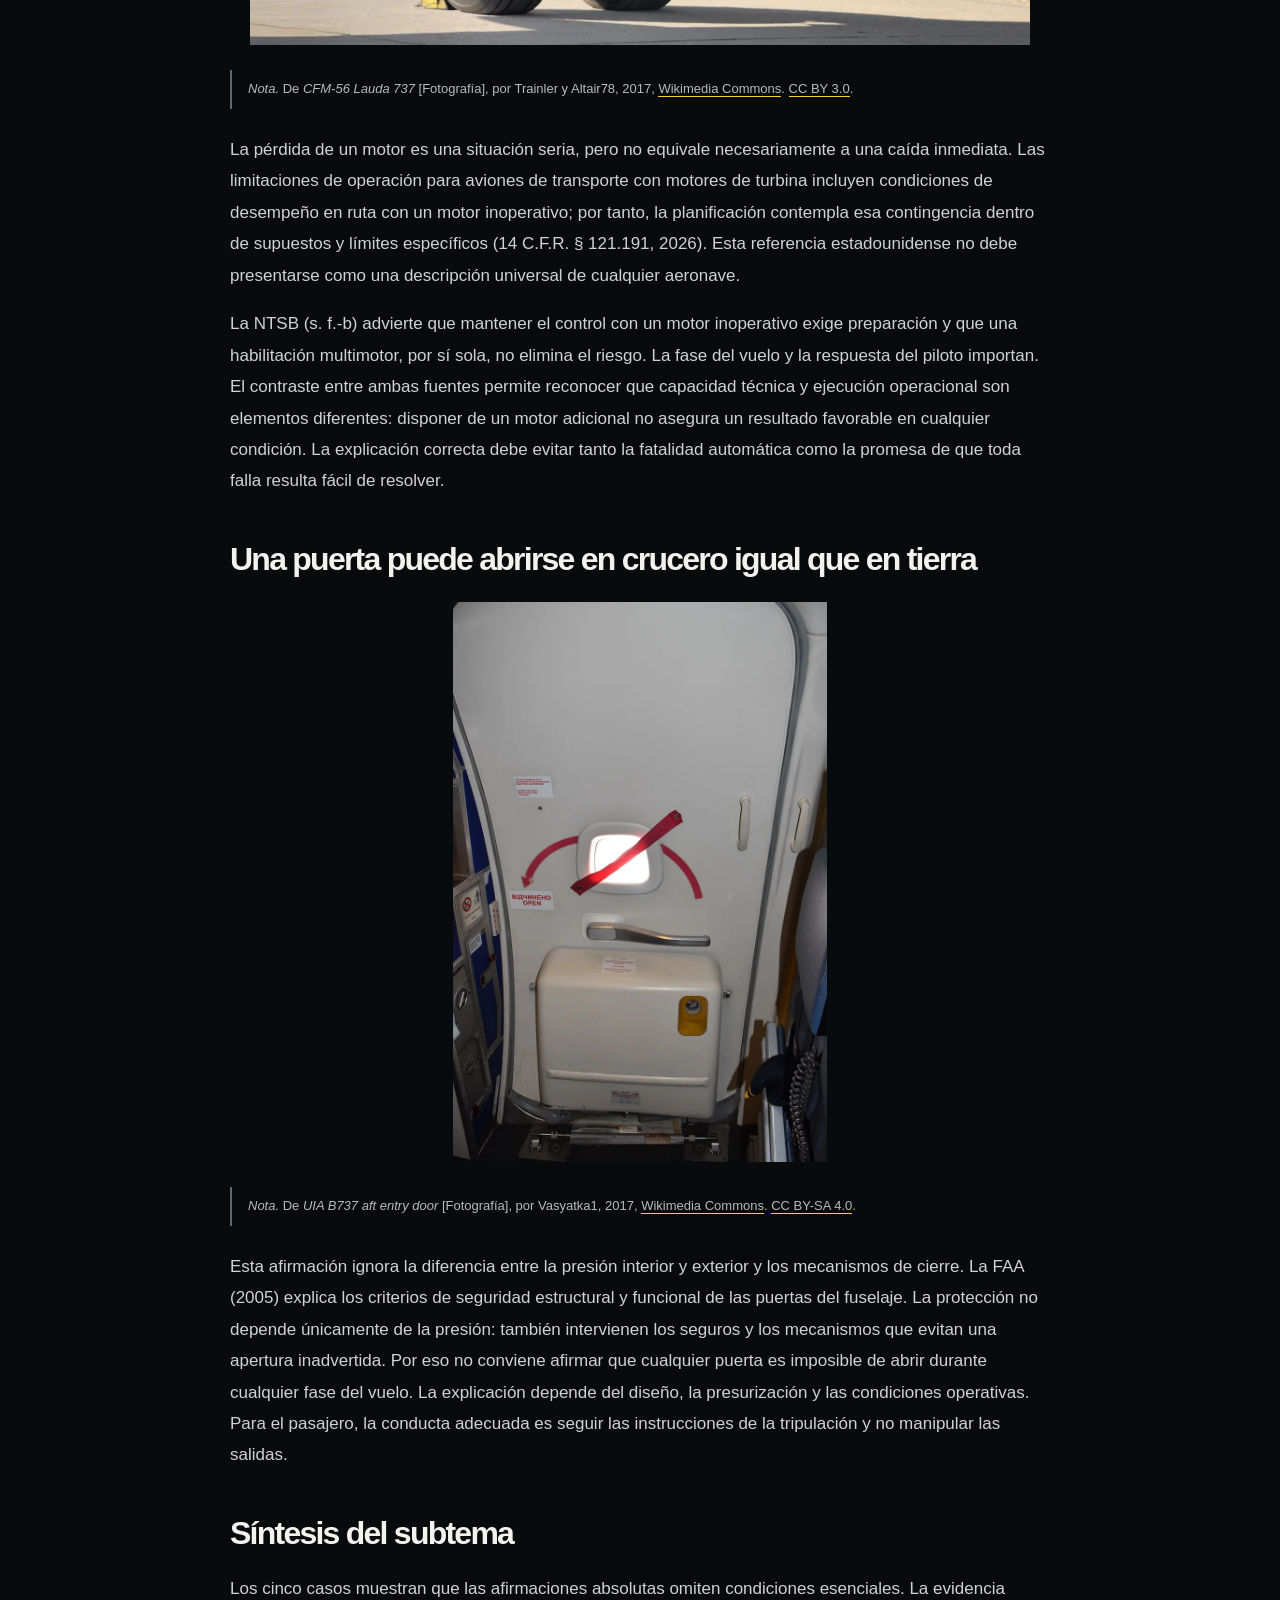
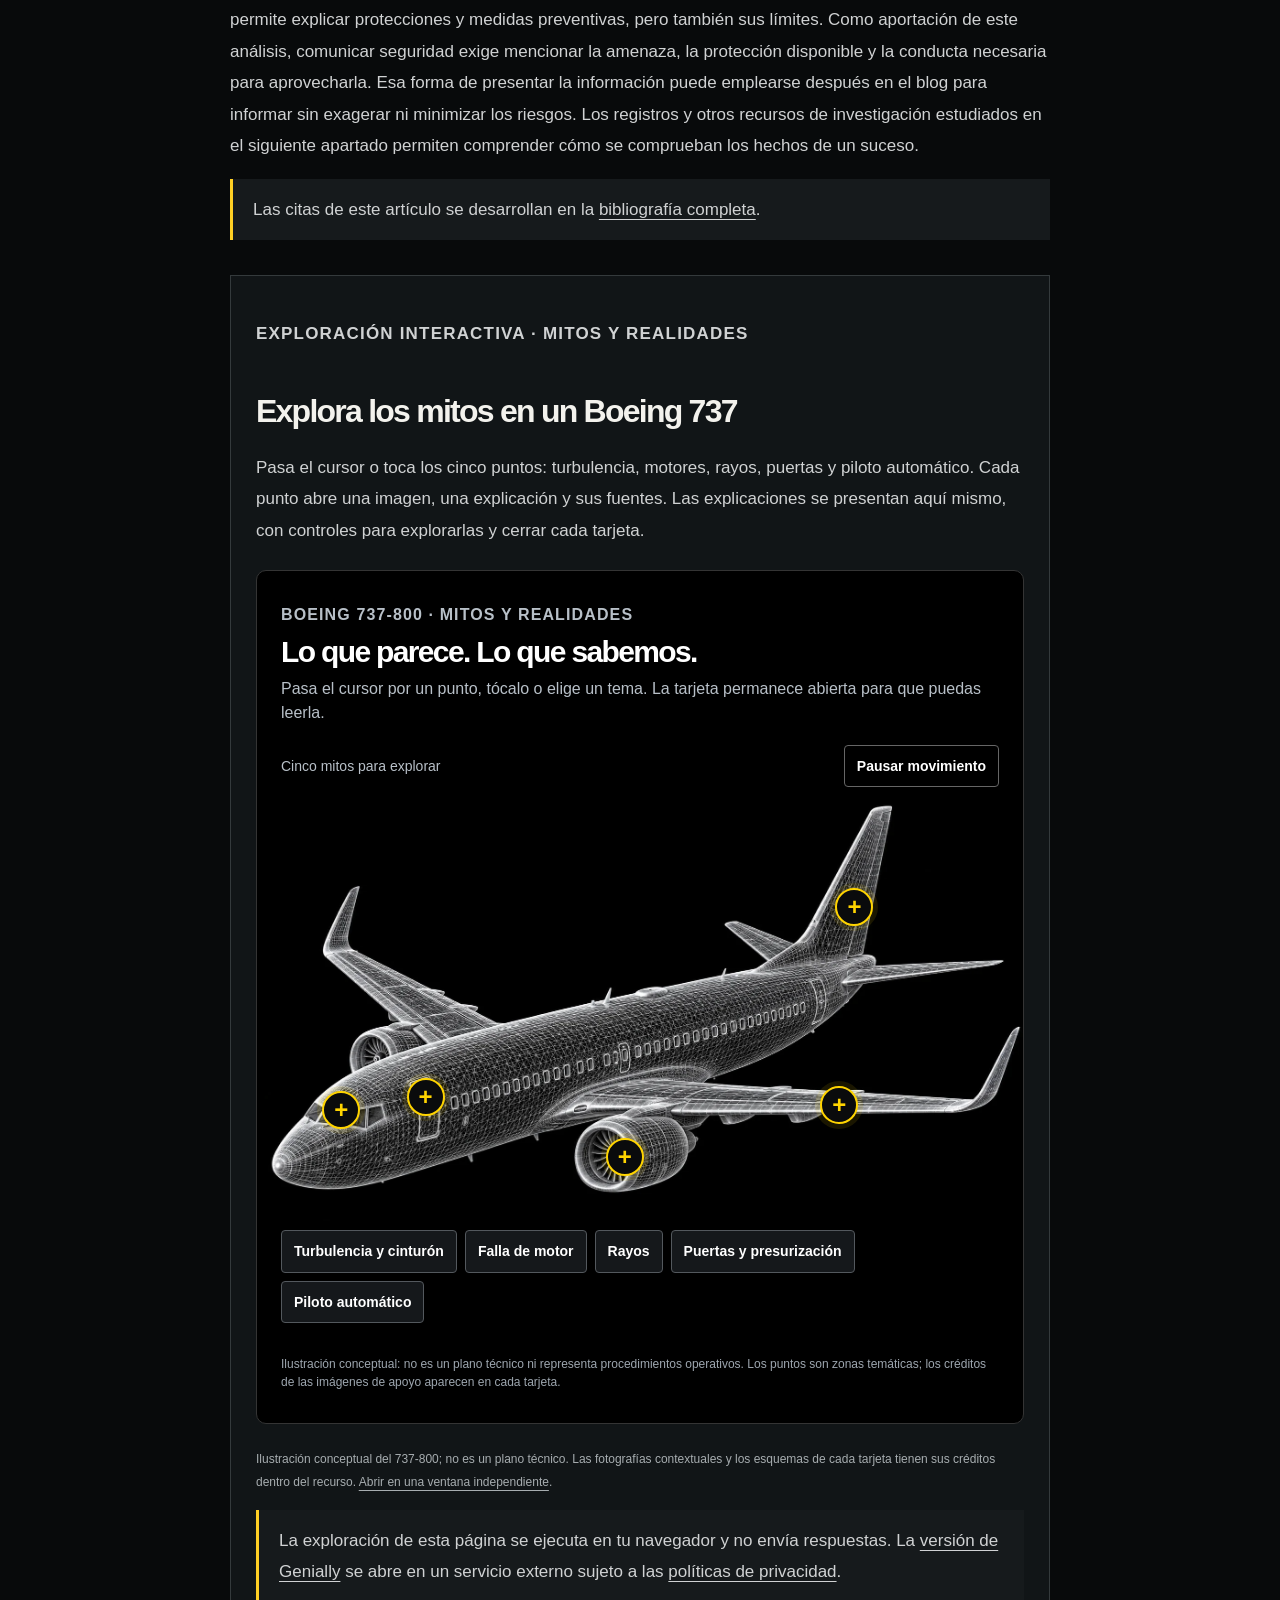
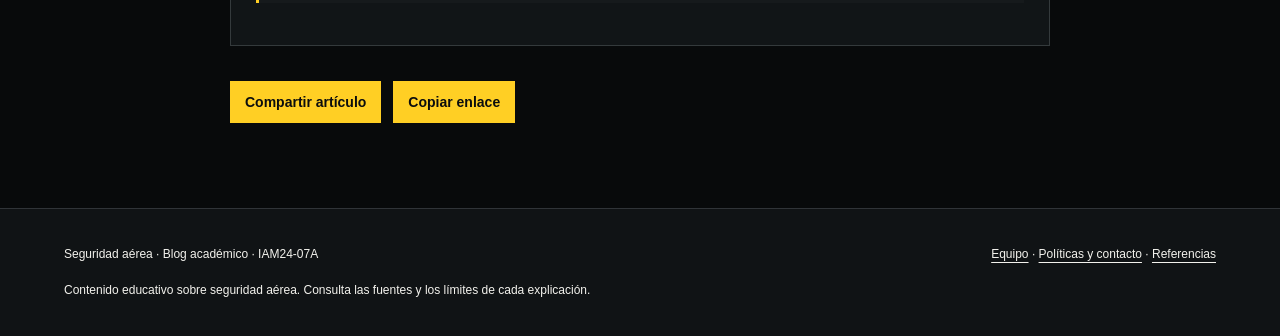
<file: mitos.html>
<!doctype html><html lang="es"><head><meta charset="utf-8"><meta name="viewport" content="width=device-width, initial-scale=1"><meta name="description" content="Blog académico sobre seguridad aérea: mitos, registradores, FOD y factor humano."><title>Mitos y realidades de la seguridad aérea · Más allá del vuelo</title><link rel="stylesheet" href="estilos.css"><link rel="stylesheet" href="explorador-737.css"></head><body><div class="ambient" aria-hidden="true"><i style="--left:0%;--duration:17s;--delay:-0s"></i><i style="--left:37%;--duration:18s;--delay:-2s"></i><i style="--left:74%;--duration:19s;--delay:-4s"></i><i style="--left:11%;--duration:20s;--delay:-6s"></i><i style="--left:48%;--duration:21s;--delay:-8s"></i><i style="--left:85%;--duration:22s;--delay:-10s"></i><i style="--left:22%;--duration:23s;--delay:-12s"></i><i style="--left:59%;--duration:24s;--delay:-14s"></i><i style="--left:96%;--duration:25s;--delay:-16s"></i><i style="--left:33%;--duration:17s;--delay:-18s"></i><i style="--left:70%;--duration:18s;--delay:-20s"></i><i style="--left:7%;--duration:19s;--delay:-22s"></i><i style="--left:44%;--duration:20s;--delay:-24s"></i><i style="--left:81%;--duration:21s;--delay:-26s"></i><i style="--left:18%;--duration:22s;--delay:-28s"></i><i style="--left:55%;--duration:23s;--delay:-30s"></i><i style="--left:92%;--duration:24s;--delay:-32s"></i><i style="--left:29%;--duration:25s;--delay:-34s"></i><i style="--left:66%;--duration:17s;--delay:-36s"></i><i style="--left:3%;--duration:18s;--delay:-38s"></i><i style="--left:40%;--duration:19s;--delay:-40s"></i><i style="--left:77%;--duration:20s;--delay:-42s"></i><i style="--left:14%;--duration:21s;--delay:-44s"></i><i style="--left:51%;--duration:22s;--delay:-46s"></i></div><a class="skip" href="#contenido">Saltar al contenido</a><div class="top"><header class="wrap"><a class="brand" href="index.html">Más allá<span> del vuelo.</span></a><button class="menu-open" type="button" aria-expanded="false" aria-controls="menu-global" aria-label="Abrir menú">☰</button><dialog id="menu-global" aria-label="Explorar el blog"><button type="button" class="menu-close" aria-label="Cerrar menú">×</button><p class="eyebrow">Explorar / Seguridad aérea</p><nav><a href="index.html">Inicio</a><a href="mision-vision.html">Misión y visión</a><details class="nav-articles"><summary>Artículos</summary><div><a href="articulos.html">Todos los artículos</a><a href="mitos.html">Mitos y realidades</a><a href="registradores.html">Caja negra</a><a href="fod.html">Prevención de FOD</a><a href="factor-humano.html">Factor humano y sistemas</a></div></details><a href="infografia.html">Infografía</a><a href="actividades.html">Recursos</a><a href="fuentes.html">Fuentes</a><a href="acerca.html">Equipo</a><a href="contacto.html">Contacto</a></nav></dialog></header></div><main id="contenido" class="wrap"><article class="reading"><a class="back" href="articulos.html">← Volver a los artículos</a><p class="eyebrow">01 / Investigación y evidencia</p><h1>Mitos y realidades de la seguridad aérea</h1><p class="lead">Creencias comunes contrastadas con evidencia técnica y científica.</p><div class="articlemeta"><p class="article-author">Por <a href="acerca.html">Omar Segura Maldonado</a></p><p class="article-date">Publicado el 18 de noviembre de 2026</p></div><figure class="article-photo"><img src="imagenes/cabina-pasajeros-737.webp" alt="Interior de la cabina de pasajeros de un Boeing 737-800" width="1200" height="680" loading="lazy" style="height:auto;max-height:560px;object-fit:contain;background:#080b0e"><figcaption class="apa-photo-note"><em>Nota.</em> De <em>2009-08-13 Boeing 737 800 Passagierbereich</em> [Fotografía], por Usien, 2009, <a href="https://commons.wikimedia.org/wiki/File:2009-08-13_Boeing_737_800_Passagierbereich.jpg">Wikimedia Commons</a>. <a href="https://creativecommons.org/licenses/by-sa/3.0">CC BY-SA 3.0</a>.</figcaption></figure><figure class="diagram"><img src="mitos-esquema.svg" alt="DEL MITO A UNA DECISIÓN INFORMADA: 1. Afirmación: «La señal apagada elimina el riesgo». 2. Contraste: La turbulencia puede ser inesperada. 3. Prevención: Cinturón mientras ocupas el asiento." width="760" height="350"><figcaption>Esquema explicativo del blog. Fuentes del contenido: FAA, orientación sobre turbulencia; NTSB (2021). Consulta las referencias completas en <a href="fuentes.html">Fuentes</a>.</figcaption></figure><p>Un mito de seguridad aérea es, en este apartado, una afirmación difundida que simplifica o distorsiona el funcionamiento de la aviación. No se considera falsa una preocupación únicamente porque provoque miedo: primero debe compararse con evidencia. El análisis se concentra en cinco grupos de creencias sobre turbulencia y cinturones, rayos, automatización, fallas de motor y puertas presurizadas. Se examina qué parte es incorrecta, qué límites tiene la explicación y cómo se relaciona con la prevención.</p><h2>Las turbulencias significan que el avión está a punto de caer</h2><figure class="article-photo"><img src="imagenes/cinturon-avion.webp" alt="Cinturón de avión abrochado sobre el pasajero" width="1200" height="800" loading="lazy" style="height:auto;max-height:560px;object-fit:contain;background:#080b0e"><figcaption class="apa-photo-note"><em>Nota.</em> De <em>Airplane seat belt 1</em> [Fotografía], por D. Schwen, 2007, <a href="https://commons.wikimedia.org/wiki/File:Airplane_seat_belt_1.jpg">Wikimedia Commons</a>. <a href="https://creativecommons.org/licenses/by-sa/4.0">CC BY-SA 4.0</a>.</figcaption></figure><p>La turbulencia es una alteración del movimiento del aire que puede producir variaciones bruscas en el vuelo. Sentir movimientos fuertes no demuestra, por sí solo, que exista una caída inminente. La FAA (s. f.-c) la describe como una causa relevante de lesiones y señala que puede aparecer de forma inesperada. Por tanto, tampoco sería correcto reemplazar el miedo por la afirmación de que cualquier turbulencia carece de peligro.</p><p>El estudio de la NTSB (2021) muestra que su prevención requiere observaciones oportunas, información compartida y medidas para reducir lesiones. Sus hallazgos desplazan la atención hacia problemas operativos concretos: anticipar encuentros, comunicar el riesgo y proteger a quienes se encuentran en cabina. El análisis de este apartado es que la percepción de movimiento y la gravedad de las consecuencias deben evaluarse por separado; una experiencia incómoda no equivale automáticamente a una pérdida de control.</p><p>La investigación científica también permite contextualizar este peligro. Williams y Joshi (2013) analizaron, mediante simulaciones climáticas, la turbulencia en aire claro sobre el Atlántico Norte durante el invierno bajo un escenario de duplicación del dióxido de carbono. Obtuvieron aumentos proyectados en varios indicadores de intensidad y frecuencia. El resultado se limita al escenario y a la región estudiados: no demuestra que una turbulencia concreta vaya a causar un accidente ni permite calcular el riesgo de un vuelo individual. Su aportación es mostrar que la prevención debe considerar la evolución del entorno atmosférico, además de las capacidades de la aeronave.</p><h3>Si la señal está apagada ya no necesito el cinturón</h3><p>Esta idea confunde la indicación de la tripulación con la desaparición de toda posibilidad de turbulencia. La recomendación de la FAA (s. f.-c) es mantener el cinturón abrochado mientras se permanece sentado y obedecer las instrucciones de la tripulación. La medida tiene sentido porque un cambio inesperado de movimiento puede afectar a una persona antes de que logre reaccionar.</p><p>El contraste permite distinguir entre una señal que organiza la conducta de los ocupantes y una garantía de condiciones constantes. Como interpretación preventiva, mantener el cinturón ajustado mientras se ocupa el asiento es una acción sencilla compatible con la incertidumbre del entorno. Esta conclusión no implica permanecer sentado durante todo el vuelo, sino conservar la protección disponible cuando se está en el asiento. La seguridad también depende de la participación informada del pasajero.</p><h2>Un rayo provoca necesariamente un accidente</h2><figure class="article-photo"><img src="imagenes/rayos-sobre-nubes.webp" alt="Actividad eléctrica en nubes, fotografiada desde un avión" width="1200" height="800" loading="lazy" style="height:auto;max-height:560px;object-fit:contain;background:#080b0e"><figcaption class="apa-photo-note"><em>Nota.</em> De <em>LightningAboveCloudsView</em> [Fotografía], por 350z33, 2010, <a href="https://commons.wikimedia.org/wiki/File:LightningAboveCloudsView.JPG">Wikimedia Commons</a>. <a href="https://creativecommons.org/licenses/by-sa/3.0">CC BY-SA 3.0</a>.</figcaption></figure><p>Airbus (2023b) explica que sus aeronaves incorporan medidas de diseño para limitar los efectos de los rayos, así como procedimientos y precauciones para la operación y el mantenimiento. La estructura y las protecciones de los sistemas forman parte de una respuesta técnica ante este fenómeno. En consecuencia, un impacto no demuestra por sí mismo que la aeronave vaya a sufrir un accidente.</p><p>La existencia de esas protecciones tampoco autoriza a afirmar que un rayo nunca causa daños. El mismo fabricante indica qué acciones deben realizarse después de un impacto y recuerda la importancia de evitar condiciones peligrosas. La interpretación es que diseño, procedimientos e inspección se complementan: la protección técnica limita consecuencias, mientras la revisión permite detectar afectaciones. Este ejemplo ayuda a comprender por qué una inspección posterior es una medida de prevención y no prueba automática de una catástrofe cercana.</p><h2>El piloto automático hace todo y los pilotos no intervienen</h2><figure class="article-photo"><img src="imagenes/tripulacion-737.webp" alt="Tripulación de un Boeing 737 operando los controles en vuelo" width="1200" height="800" loading="lazy" style="height:auto;max-height:560px;object-fit:contain;background:#080b0e"><figcaption class="apa-photo-note"><em>Nota.</em> De <em>Boeing 737 cockpit during flight</em> [Fotografía], por J. C. Fjellestad, 2017, <a href="https://commons.wikimedia.org/wiki/File:Boeing_737_cockpit_during_flight.jpg">Wikimedia Commons</a>. <a href="https://creativecommons.org/licenses/by/4.0">CC BY 4.0</a>.</figcaption></figure><p>El piloto automático ejecuta funciones dentro de capacidades y modos determinados; su uso exige comprender su interacción con otros sistemas. La FAA (2016) señala que ningún nivel de automatización resulta adecuado para todas las situaciones de vuelo y que el piloto debe gestionar correctamente la navegación y el piloto automático. La automatización, por ello, no equivale a una operación libre de supervisión o de decisiones humanas.</p><p>Un ejemplo documentado por Airbus (2023a) corresponde a activaciones involuntarias del piloto automático al intentar seleccionar el control automático de empuje durante la carrera de despegue del A220. La publicación relaciona estos eventos con riesgos concretos y describe medidas para prevenir su repetición. El caso no representa a todos los vuelos ni permite concluir que la automatización sea perjudicial en general; demuestra que su seguridad también depende del diseño de la interfaz, los procedimientos y la actuación de la tripulación.</p><p>La aportación del análisis consiste en reconocer una relación de cooperación: el sistema puede ejecutar tareas con precisión, pero la tripulación debe interpretar su comportamiento y seleccionar su uso. Esta interacción se desarrolla en el apartado sobre factor humano y sistemas aeronáuticos.</p><h2>Si falla un motor el avión cae inmediatamente</h2><figure class="article-photo"><img src="imagenes/motor-cfm56-737.webp" alt="Motor CFM56-7B instalado en un Boeing 737-800" width="1200" height="862" loading="lazy" style="height:auto;max-height:560px;object-fit:contain;background:#080b0e"><figcaption class="apa-photo-note"><em>Nota.</em> De <em>CFM-56 Lauda 737</em> [Fotografía], por Trainler y Altair78, 2017, <a href="https://commons.wikimedia.org/wiki/File:CFM-56_Lauda_737.jpg">Wikimedia Commons</a>. <a href="https://creativecommons.org/licenses/by/3.0">CC BY 3.0</a>.</figcaption></figure><p>La pérdida de un motor es una situación seria, pero no equivale necesariamente a una caída inmediata. Las limitaciones de operación para aviones de transporte con motores de turbina incluyen condiciones de desempeño en ruta con un motor inoperativo; por tanto, la planificación contempla esa contingencia dentro de supuestos y límites específicos (14 C.F.R. § 121.191, 2026). Esta referencia estadounidense no debe presentarse como una descripción universal de cualquier aeronave.</p><p>La NTSB (s. f.-b) advierte que mantener el control con un motor inoperativo exige preparación y que una habilitación multimotor, por sí sola, no elimina el riesgo. La fase del vuelo y la respuesta del piloto importan. El contraste entre ambas fuentes permite reconocer que capacidad técnica y ejecución operacional son elementos diferentes: disponer de un motor adicional no asegura un resultado favorable en cualquier condición. La explicación correcta debe evitar tanto la fatalidad automática como la promesa de que toda falla resulta fácil de resolver.</p><h2>Una puerta puede abrirse en crucero igual que en tierra</h2><figure class="article-photo"><img src="imagenes/puerta-737.webp" alt="Vista interior de una puerta posterior de un Boeing 737-800" width="800" height="1200" loading="lazy" style="height:auto;max-height:560px;object-fit:contain;background:#080b0e"><figcaption class="apa-photo-note"><em>Nota.</em> De <em>UIA B737 aft entry door</em> [Fotografía], por Vasyatka1, 2017, <a href="https://commons.wikimedia.org/wiki/File:UIA_B737_aft_entry_door.jpg">Wikimedia Commons</a>. <a href="https://creativecommons.org/licenses/by-sa/4.0">CC BY-SA 4.0</a>.</figcaption></figure><p>Esta afirmación ignora la diferencia entre la presión interior y exterior y los mecanismos de cierre. La FAA (2005) explica los criterios de seguridad estructural y funcional de las puertas del fuselaje. La protección no depende únicamente de la presión: también intervienen los seguros y los mecanismos que evitan una apertura inadvertida. Por eso no conviene afirmar que cualquier puerta es imposible de abrir durante cualquier fase del vuelo. La explicación depende del diseño, la presurización y las condiciones operativas. Para el pasajero, la conducta adecuada es seguir las instrucciones de la tripulación y no manipular las salidas.</p><h2>Síntesis del subtema</h2><p>Los cinco casos muestran que las afirmaciones absolutas omiten condiciones esenciales. La evidencia permite explicar protecciones y medidas preventivas, pero también sus límites. Como aportación de este análisis, comunicar seguridad exige mencionar la amenaza, la protección disponible y la conducta necesaria para aprovecharla. Esa forma de presentar la información puede emplearse después en el blog para informar sin exagerar ni minimizar los riesgos. Los registros y otros recursos de investigación estudiados en el siguiente apartado permiten comprender cómo se comprueban los hechos de un suceso.</p><p class="note">Las citas de este artículo se desarrollan en la <a href="fuentes.html">bibliografía completa</a>.</p><section class="learning" id="explora-737" aria-labelledby="titulo-737"><p class="eyebrow">Exploración interactiva · Mitos y realidades</p><h2 id="titulo-737">Explora los mitos en un Boeing 737</h2><p>Pasa el cursor o toca los cinco puntos: turbulencia, motores, rayos, puertas y piloto automático. Cada punto abre una imagen, una explicación y sus fuentes. Las explicaciones se presentan aquí mismo, con controles para explorarlas y cerrar cada tarjeta.</p><div class="explorer737"><div class="ex-head"><p class="eyebrow">Boeing 737-800 · Mitos y realidades</p><h3>Lo que parece. Lo que sabemos.</h3><p>Pasa el cursor por un punto, tócalo o elige un tema. La tarjeta permanece abierta para que puedas leerla.</p></div><div class="ex-toolbar"><span>Cinco mitos para explorar</span><button class="ex-pause" type="button" aria-pressed="false">Pausar movimiento</button></div><div class="ex-stage"><div class="ex-plane"><img src="imagenes/737-malla.webp" alt="Ilustración conceptual de un Boeing 737-800 en perspectiva, con malla blanca sobre negro y dos motores bajo las alas" width="1680" height="945"><button type="button" class="ex-point" style="--x:76%;--y:71%" data-myth="turbulencia" aria-label="Turbulencia y cinturón: explorar mito y realidad" aria-controls="tarjeta-737" aria-expanded="false">+</button><button type="button" class="ex-point" style="--x:48%;--y:83%" data-myth="motores" aria-label="Falla de motor: explorar mito y realidad" aria-controls="tarjeta-737" aria-expanded="false">+</button><button type="button" class="ex-point" style="--x:78%;--y:25%" data-myth="rayos" aria-label="Rayos: explorar mito y realidad" aria-controls="tarjeta-737" aria-expanded="false">+</button><button type="button" class="ex-point" style="--x:22%;--y:69%" data-myth="presion" aria-label="Puertas y presurización: explorar mito y realidad" aria-controls="tarjeta-737" aria-expanded="false">+</button><button type="button" class="ex-point" style="--x:11%;--y:72%" data-myth="automatico" aria-label="Piloto automático: explorar mito y realidad" aria-controls="tarjeta-737" aria-expanded="false">+</button></div><aside class="ex-card" id="tarjeta-737" aria-labelledby="tarjeta-737-titulo" hidden><button type="button" class="ex-close" aria-label="Cerrar explicación">×</button><h4 id="tarjeta-737-titulo"></h4><img alt=""><p><strong>Mito: </strong><span class="ex-myth"></span></p><p><strong>Realidad: </strong><span class="ex-real"></span></p><p class="ex-credit"></p><a href="fuentes.html" target="_blank" rel="noopener">Consultar fuentes</a></aside></div><div class="ex-tabs" aria-label="Elegir un mito"><button type="button" data-myth="turbulencia" aria-controls="tarjeta-737" aria-expanded="false">Turbulencia y cinturón</button><button type="button" data-myth="motores" aria-controls="tarjeta-737" aria-expanded="false">Falla de motor</button><button type="button" data-myth="rayos" aria-controls="tarjeta-737" aria-expanded="false">Rayos</button><button type="button" data-myth="presion" aria-controls="tarjeta-737" aria-expanded="false">Puertas y presurización</button><button type="button" data-myth="automatico" aria-controls="tarjeta-737" aria-expanded="false">Piloto automático</button></div><p class="ex-foot">Ilustración conceptual: no es un plano técnico ni representa procedimientos operativos. Los puntos son zonas temáticas; los créditos de las imágenes de apoyo aparecen en cada tarjeta.</p></div><p class="caption">Ilustración conceptual del 737-800; no es un plano técnico. Las fotografías contextuales y los esquemas de cada tarjeta tienen sus créditos dentro del recurso. <a href="https://view.genially.com/6afe4e3a2090dbcef597a6cc" target="_blank" rel="noopener">Abrir en una ventana independiente</a>.</p><p class="note">La exploración de esta página se ejecuta en tu navegador y no envía respuestas. La <a href="https://view.genially.com/6afe4e3a2090dbcef597a6cc" target="_blank" rel="noopener">versión de Genially</a> se abre en un servicio externo sujeto a las <a href="politicas.html">políticas de privacidad</a>.</p></section><div class="share"><button type="button" data-share>Compartir artículo</button><button type="button" data-copy>Copiar enlace</button><span class="share-status" role="status"></span></div></article></main><footer><div class="wrap row"><span>Seguridad aérea · Blog académico · IAM24-07A</span><div><a href="acerca.html">Equipo</a> · <a href="politicas.html">Políticas y contacto</a> · <a href="fuentes.html">Referencias</a></div></div><div class="wrap">Contenido educativo sobre seguridad aérea. Consulta las fuentes y los límites de cada explicación.</div></footer><script src="interaccion.js" defer></script><script src="explorador-737.js" defer></script></body></html>
</file>
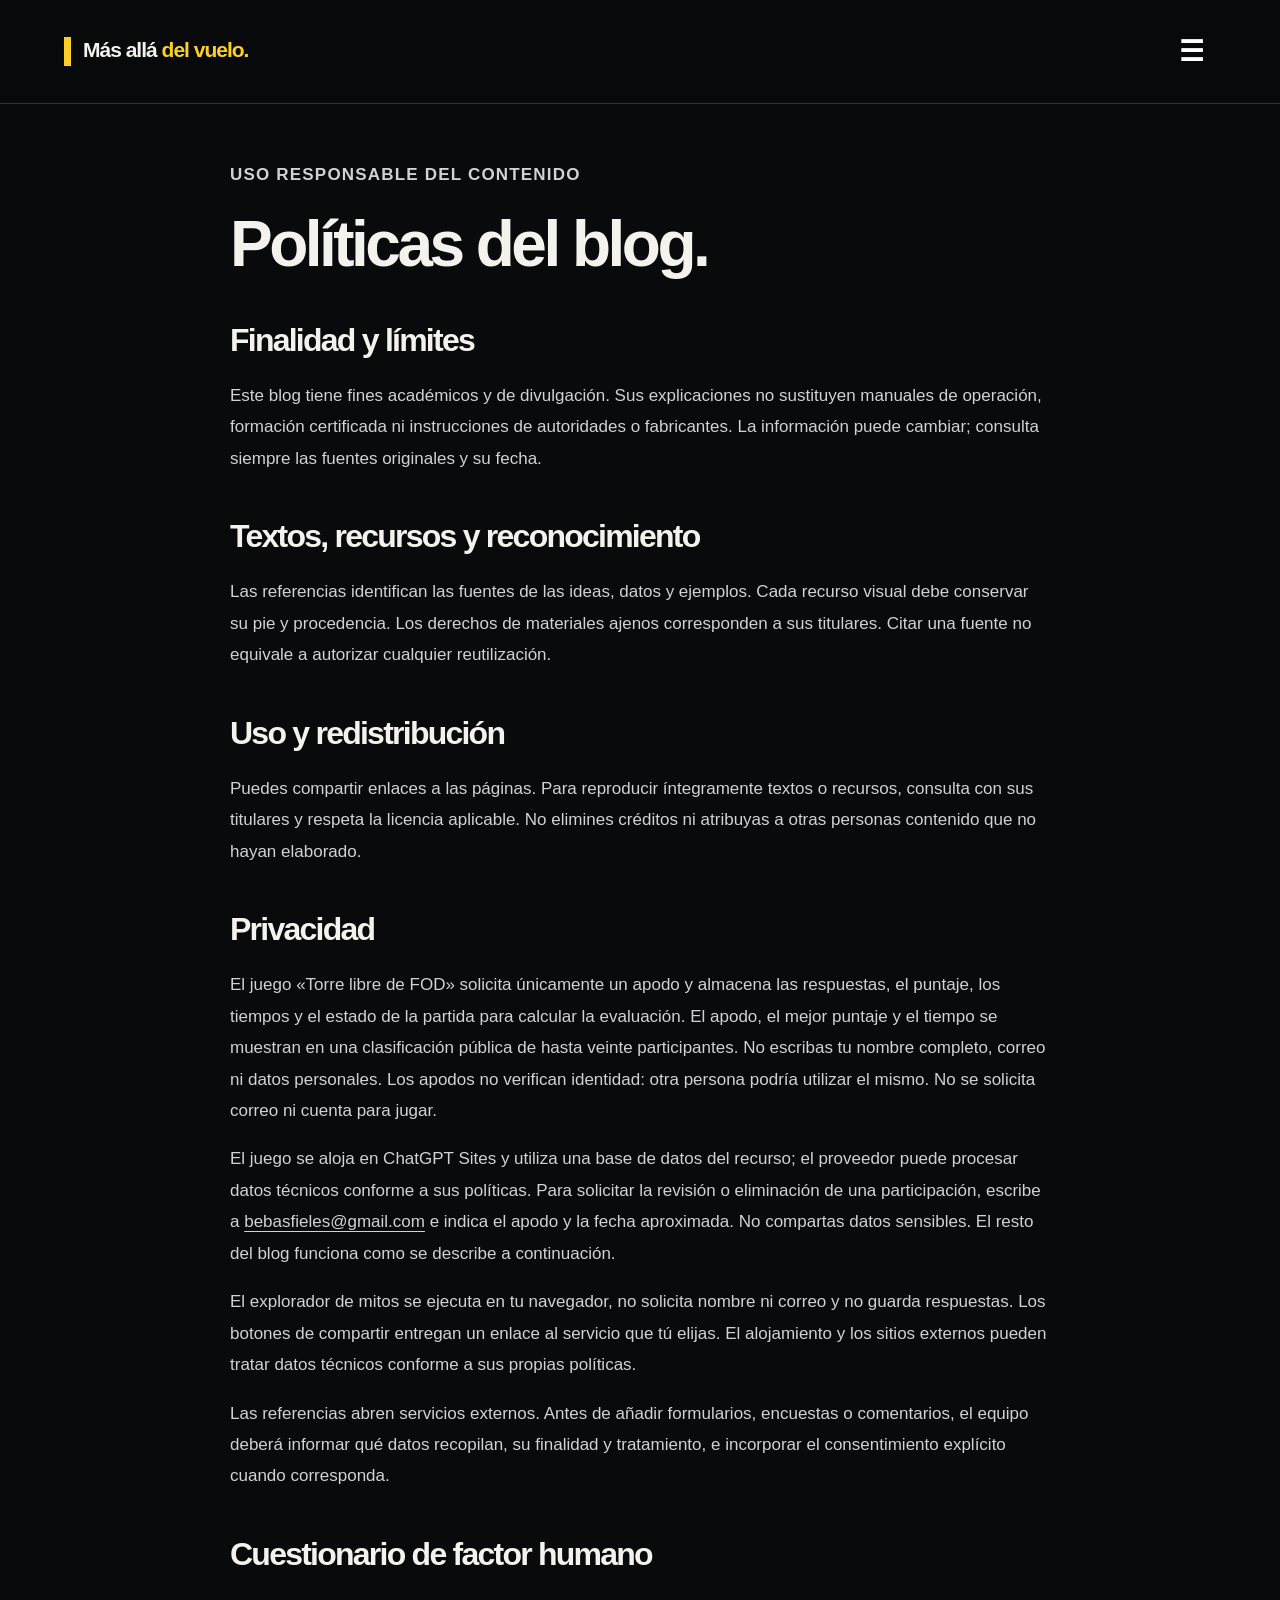
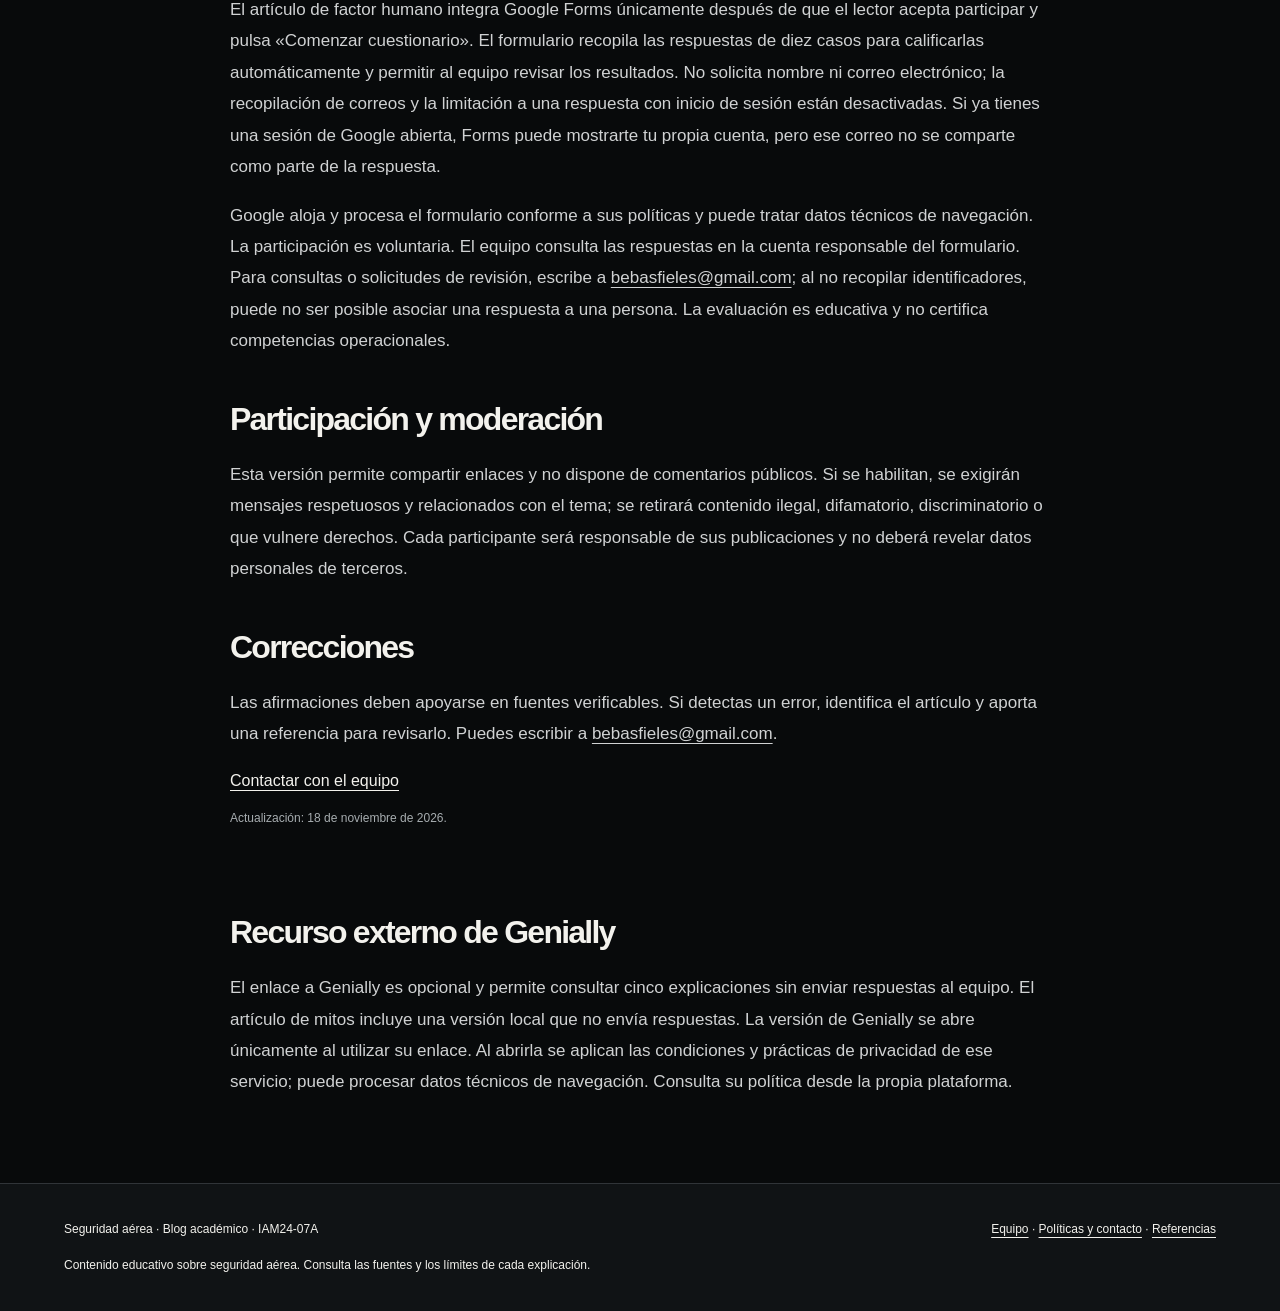
<file: politicas.html>
<!doctype html><html lang="es"><head><meta charset="utf-8"><meta name="viewport" content="width=device-width, initial-scale=1"><meta name="description" content="Blog académico sobre seguridad aérea: mitos, registradores, FOD y factor humano."><title>Políticas · Más allá del vuelo</title><link rel="stylesheet" href="estilos.css"></head><body><div class="ambient" aria-hidden="true"><i style="--left:0%;--duration:17s;--delay:-0s"></i><i style="--left:37%;--duration:18s;--delay:-2s"></i><i style="--left:74%;--duration:19s;--delay:-4s"></i><i style="--left:11%;--duration:20s;--delay:-6s"></i><i style="--left:48%;--duration:21s;--delay:-8s"></i><i style="--left:85%;--duration:22s;--delay:-10s"></i><i style="--left:22%;--duration:23s;--delay:-12s"></i><i style="--left:59%;--duration:24s;--delay:-14s"></i><i style="--left:96%;--duration:25s;--delay:-16s"></i><i style="--left:33%;--duration:17s;--delay:-18s"></i><i style="--left:70%;--duration:18s;--delay:-20s"></i><i style="--left:7%;--duration:19s;--delay:-22s"></i><i style="--left:44%;--duration:20s;--delay:-24s"></i><i style="--left:81%;--duration:21s;--delay:-26s"></i><i style="--left:18%;--duration:22s;--delay:-28s"></i><i style="--left:55%;--duration:23s;--delay:-30s"></i><i style="--left:92%;--duration:24s;--delay:-32s"></i><i style="--left:29%;--duration:25s;--delay:-34s"></i><i style="--left:66%;--duration:17s;--delay:-36s"></i><i style="--left:3%;--duration:18s;--delay:-38s"></i><i style="--left:40%;--duration:19s;--delay:-40s"></i><i style="--left:77%;--duration:20s;--delay:-42s"></i><i style="--left:14%;--duration:21s;--delay:-44s"></i><i style="--left:51%;--duration:22s;--delay:-46s"></i></div><a class="skip" href="#contenido">Saltar al contenido</a><div class="top"><header class="wrap"><a class="brand" href="index.html">Más allá<span> del vuelo.</span></a><button class="menu-open" type="button" aria-expanded="false" aria-controls="menu-global" aria-label="Abrir menú">☰</button><dialog id="menu-global" aria-label="Explorar el blog"><button type="button" class="menu-close" aria-label="Cerrar menú">×</button><p class="eyebrow">Explorar / Seguridad aérea</p><nav><a href="index.html">Inicio</a><a href="mision-vision.html">Misión y visión</a><details class="nav-articles"><summary>Artículos</summary><div><a href="articulos.html">Todos los artículos</a><a href="mitos.html">Mitos y realidades</a><a href="registradores.html">Caja negra</a><a href="fod.html">Prevención de FOD</a><a href="factor-humano.html">Factor humano y sistemas</a></div></details><a href="infografia.html">Infografía</a><a href="actividades.html">Recursos</a><a href="fuentes.html">Fuentes</a><a href="acerca.html">Equipo</a><a href="contacto.html">Contacto</a></nav></dialog></header></div><main id="contenido" class="wrap"><div class="reading"><p class="eyebrow">Uso responsable del contenido</p><h1>Políticas del blog.</h1><h2>Finalidad y límites</h2><p>Este blog tiene fines académicos y de divulgación. Sus explicaciones no sustituyen manuales de operación, formación certificada ni instrucciones de autoridades o fabricantes. La información puede cambiar; consulta siempre las fuentes originales y su fecha.</p><h2>Textos, recursos y reconocimiento</h2><p>Las referencias identifican las fuentes de las ideas, datos y ejemplos. Cada recurso visual debe conservar su pie y procedencia. Los derechos de materiales ajenos corresponden a sus titulares. Citar una fuente no equivale a autorizar cualquier reutilización.</p><h2>Uso y redistribución</h2><p>Puedes compartir enlaces a las páginas. Para reproducir íntegramente textos o recursos, consulta con sus titulares y respeta la licencia aplicable. No elimines créditos ni atribuyas a otras personas contenido que no hayan elaborado.</p><h2 id="privacidad-fod">Privacidad</h2><p>El juego «Torre libre de FOD» solicita únicamente un apodo y almacena las respuestas, el puntaje, los tiempos y el estado de la partida para calcular la evaluación. El apodo, el mejor puntaje y el tiempo se muestran en una clasificación pública de hasta veinte participantes. No escribas tu nombre completo, correo ni datos personales. Los apodos no verifican identidad: otra persona podría utilizar el mismo. No se solicita correo ni cuenta para jugar.</p><p>El juego se aloja en ChatGPT Sites y utiliza una base de datos del recurso; el proveedor puede procesar datos técnicos conforme a sus políticas. Para solicitar la revisión o eliminación de una participación, escribe a <a href="mailto:bebasfieles@gmail.com">bebasfieles@gmail.com</a> e indica el apodo y la fecha aproximada. No compartas datos sensibles. El resto del blog funciona como se describe a continuación.</p><p>El explorador de mitos se ejecuta en tu navegador, no solicita nombre ni correo y no guarda respuestas. Los botones de compartir entregan un enlace al servicio que tú elijas. El alojamiento y los sitios externos pueden tratar datos técnicos conforme a sus propias políticas.</p><p>Las referencias abren servicios externos. Antes de añadir formularios, encuestas o comentarios, el equipo deberá informar qué datos recopilan, su finalidad y tratamiento, e incorporar el consentimiento explícito cuando corresponda.</p><h2 id="privacidad-forms">Cuestionario de factor humano</h2><p>El artículo de factor humano integra Google Forms únicamente después de que el lector acepta participar y pulsa «Comenzar cuestionario». El formulario recopila las respuestas de diez casos para calificarlas automáticamente y permitir al equipo revisar los resultados. No solicita nombre ni correo electrónico; la recopilación de correos y la limitación a una respuesta con inicio de sesión están desactivadas. Si ya tienes una sesión de Google abierta, Forms puede mostrarte tu propia cuenta, pero ese correo no se comparte como parte de la respuesta.</p><p>Google aloja y procesa el formulario conforme a sus políticas y puede tratar datos técnicos de navegación. La participación es voluntaria. El equipo consulta las respuestas en la cuenta responsable del formulario. Para consultas o solicitudes de revisión, escribe a <a href="mailto:bebasfieles@gmail.com">bebasfieles@gmail.com</a>; al no recopilar identificadores, puede no ser posible asociar una respuesta a una persona. La evaluación es educativa y no certifica competencias operacionales.</p><h2>Participación y moderación</h2><p>Esta versión permite compartir enlaces y no dispone de comentarios públicos. Si se habilitan, se exigirán mensajes respetuosos y relacionados con el tema; se retirará contenido ilegal, difamatorio, discriminatorio o que vulnere derechos. Cada participante será responsable de sus publicaciones y no deberá revelar datos personales de terceros.</p><h2>Correcciones</h2><p>Las afirmaciones deben apoyarse en fuentes verificables. Si detectas un error, identifica el artículo y aporta una referencia para revisarlo. Puedes escribir a <a href="mailto:bebasfieles@gmail.com">bebasfieles@gmail.com</a>.</p><a href="contacto.html">Contactar con el equipo</a><p class="caption">Actualización: 18 de noviembre de 2026.</p></div><section class="reading"><h2>Recurso externo de Genially</h2><p>El enlace a Genially es opcional y permite consultar cinco explicaciones sin enviar respuestas al equipo. El artículo de mitos incluye una versión local que no envía respuestas. La versión de Genially se abre únicamente al utilizar su enlace. Al abrirla se aplican las condiciones y prácticas de privacidad de ese servicio; puede procesar datos técnicos de navegación. Consulta su política desde la propia plataforma.</p></section></main><footer><div class="wrap row"><span>Seguridad aérea · Blog académico · IAM24-07A</span><div><a href="acerca.html">Equipo</a> · <a href="politicas.html">Políticas y contacto</a> · <a href="fuentes.html">Referencias</a></div></div><div class="wrap">Contenido educativo sobre seguridad aérea. Consulta las fuentes y los límites de cada explicación.</div></footer><script src="interaccion.js" defer></script></body></html>
</file>
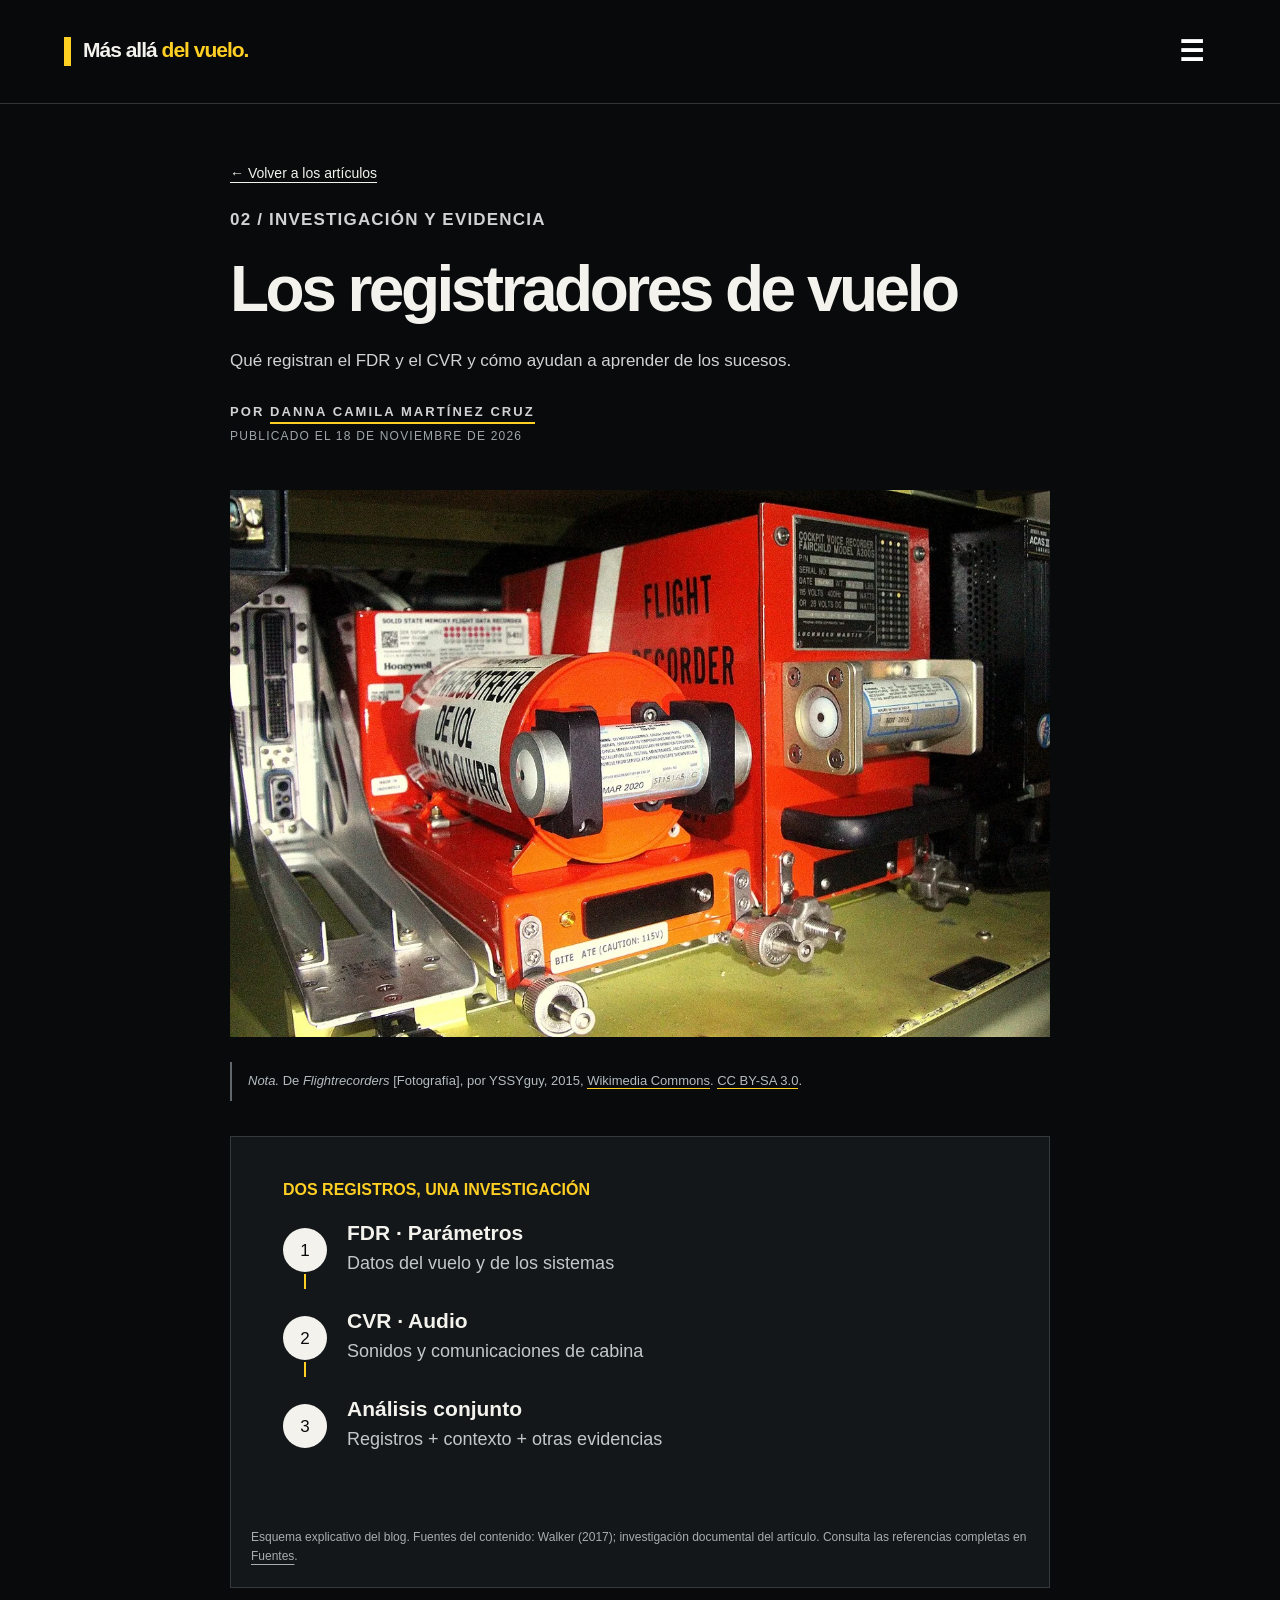
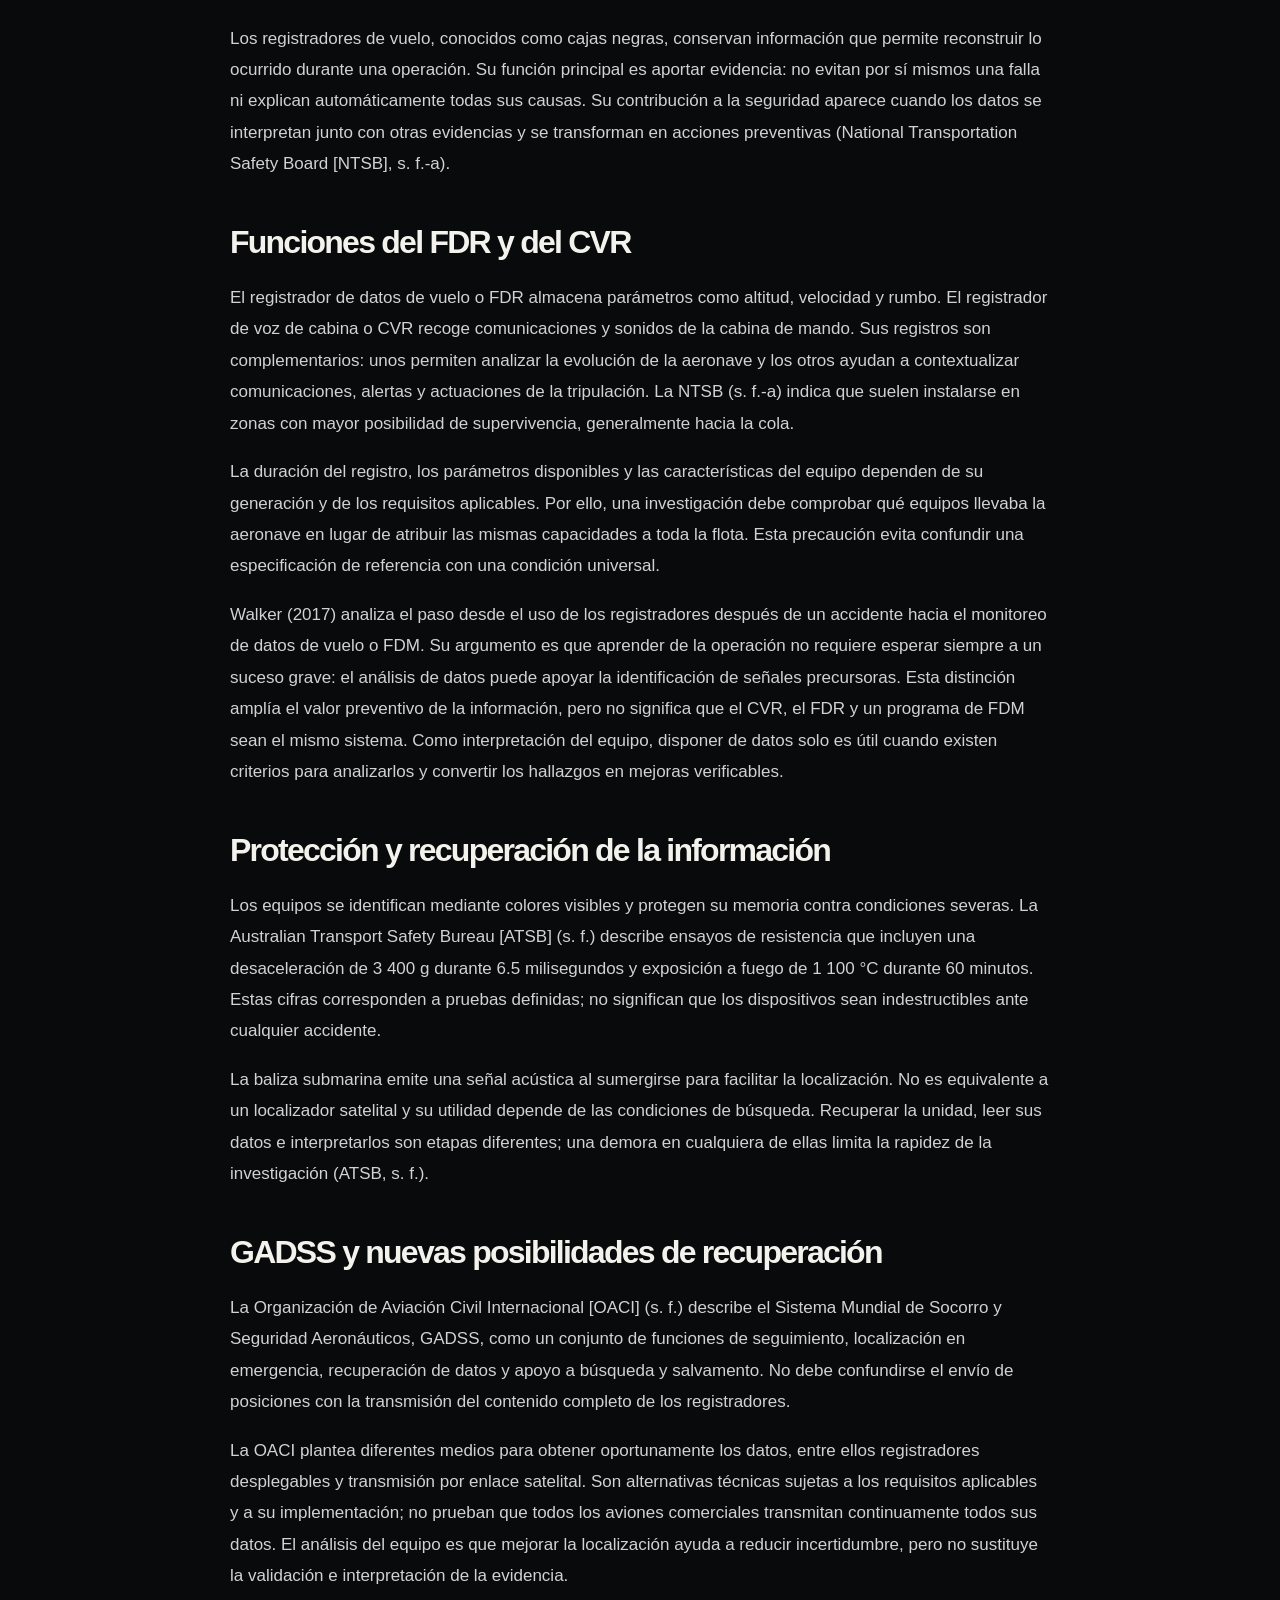
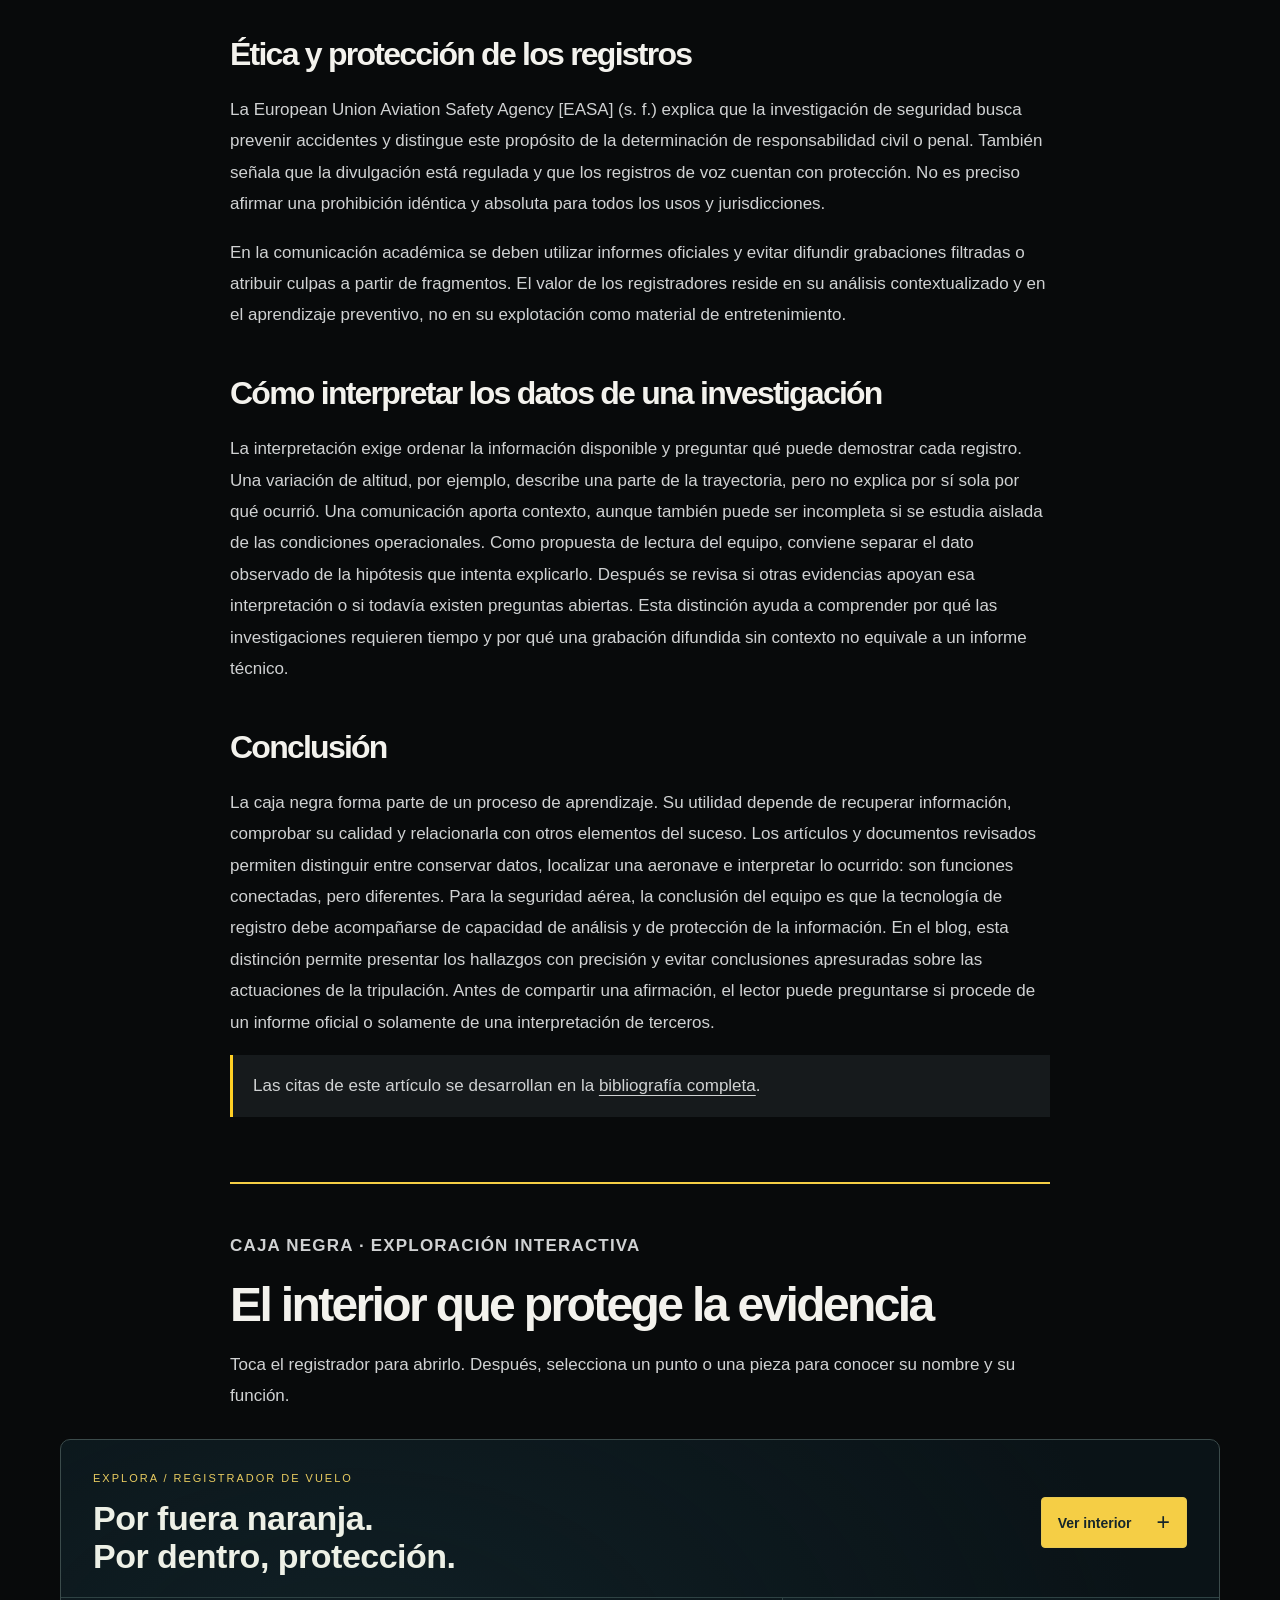
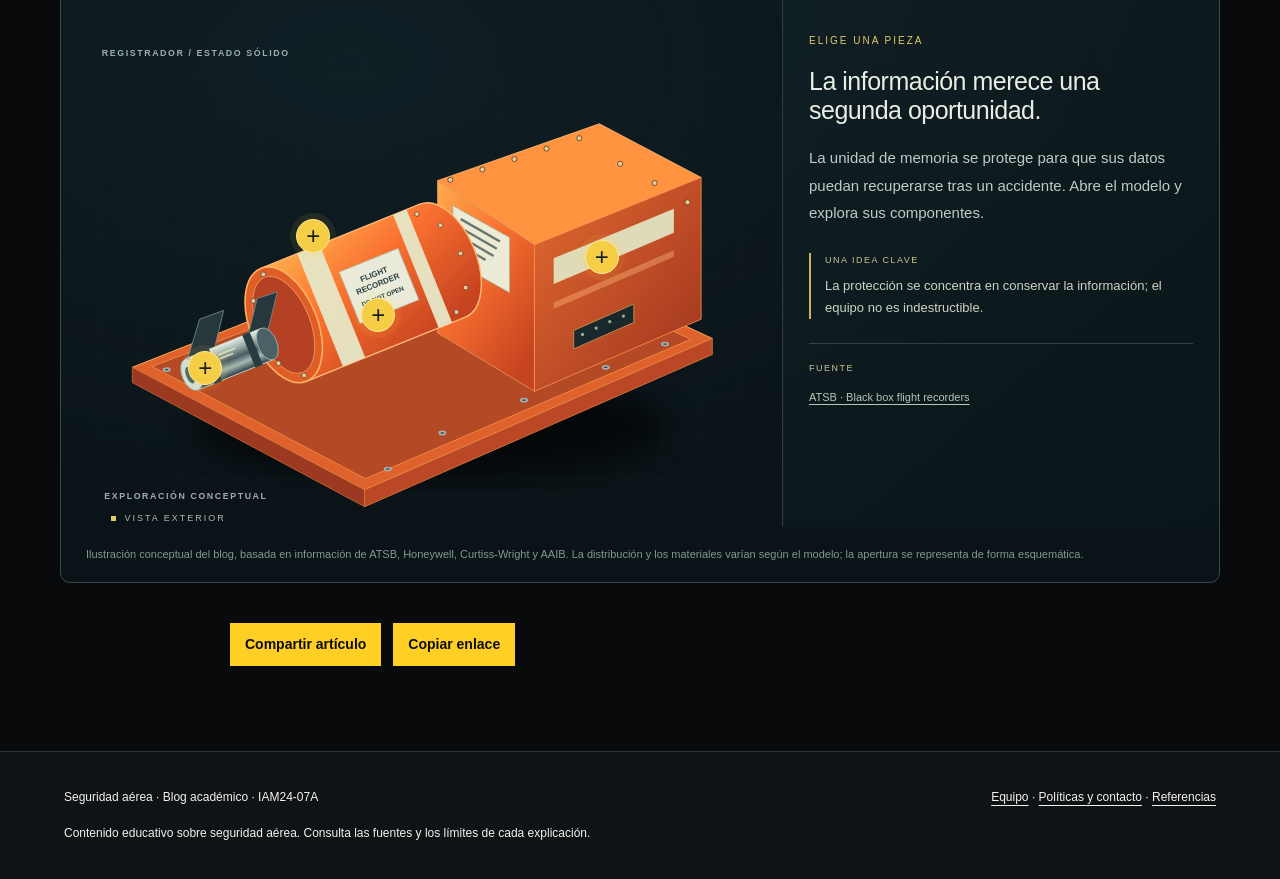
<file: registradores.html>
<!doctype html><html lang="es"><head><meta charset="utf-8"><meta name="viewport" content="width=device-width, initial-scale=1"><meta name="description" content="Blog académico sobre seguridad aérea: mitos, registradores, FOD y factor humano."><title>Los registradores de vuelo · Más allá del vuelo</title><link rel="stylesheet" href="estilos.css"><link rel="stylesheet" href="registrador-interactivo.css?v=1"></head><body><div class="ambient" aria-hidden="true"><i style="--left:0%;--duration:17s;--delay:-0s"></i><i style="--left:37%;--duration:18s;--delay:-2s"></i><i style="--left:74%;--duration:19s;--delay:-4s"></i><i style="--left:11%;--duration:20s;--delay:-6s"></i><i style="--left:48%;--duration:21s;--delay:-8s"></i><i style="--left:85%;--duration:22s;--delay:-10s"></i><i style="--left:22%;--duration:23s;--delay:-12s"></i><i style="--left:59%;--duration:24s;--delay:-14s"></i><i style="--left:96%;--duration:25s;--delay:-16s"></i><i style="--left:33%;--duration:17s;--delay:-18s"></i><i style="--left:70%;--duration:18s;--delay:-20s"></i><i style="--left:7%;--duration:19s;--delay:-22s"></i><i style="--left:44%;--duration:20s;--delay:-24s"></i><i style="--left:81%;--duration:21s;--delay:-26s"></i><i style="--left:18%;--duration:22s;--delay:-28s"></i><i style="--left:55%;--duration:23s;--delay:-30s"></i><i style="--left:92%;--duration:24s;--delay:-32s"></i><i style="--left:29%;--duration:25s;--delay:-34s"></i><i style="--left:66%;--duration:17s;--delay:-36s"></i><i style="--left:3%;--duration:18s;--delay:-38s"></i><i style="--left:40%;--duration:19s;--delay:-40s"></i><i style="--left:77%;--duration:20s;--delay:-42s"></i><i style="--left:14%;--duration:21s;--delay:-44s"></i><i style="--left:51%;--duration:22s;--delay:-46s"></i></div><a class="skip" href="#contenido">Saltar al contenido</a><div class="top"><header class="wrap"><a class="brand" href="index.html">Más allá<span> del vuelo.</span></a><button class="menu-open" type="button" aria-expanded="false" aria-controls="menu-global" aria-label="Abrir menú">☰</button><dialog id="menu-global" aria-label="Explorar el blog"><button type="button" class="menu-close" aria-label="Cerrar menú">×</button><p class="eyebrow">Explorar / Seguridad aérea</p><nav><a href="index.html">Inicio</a><a href="mision-vision.html">Misión y visión</a><details class="nav-articles"><summary>Artículos</summary><div><a href="articulos.html">Todos los artículos</a><a href="mitos.html">Mitos y realidades</a><a href="registradores.html">Caja negra</a><a href="fod.html">Prevención de FOD</a><a href="factor-humano.html">Factor humano y sistemas</a></div></details><a href="infografia.html">Infografía</a><a href="actividades.html">Recursos</a><a href="fuentes.html">Fuentes</a><a href="acerca.html">Equipo</a><a href="contacto.html">Contacto</a></nav></dialog></header></div><main id="contenido" class="wrap"><article class="reading"><a class="back" href="articulos.html">← Volver a los artículos</a><p class="eyebrow">02 / Investigación y evidencia</p><h1>Los registradores de vuelo</h1><p class="lead">Qué registran el FDR y el CVR y cómo ayudan a aprender de los sucesos.</p><div class="articlemeta"><p class="article-author">Por <a href="acerca.html">Danna Camila Martínez Cruz</a></p><p class="article-date">Publicado el 18 de noviembre de 2026</p></div><figure class="article-photo"><img src="imagenes/registradores-instalados.webp" alt="FDR y CVR instalados en la zona posterior de una aeronave" width="1200" height="801" loading="lazy" style="height:auto;max-height:560px;object-fit:contain;background:#080b0e"><figcaption class="apa-photo-note"><em>Nota.</em> De <em>Flightrecorders</em> [Fotografía], por YSSYguy, 2015, <a href="https://commons.wikimedia.org/wiki/File:Flightrecorders.JPG">Wikimedia Commons</a>. <a href="https://creativecommons.org/licenses/by-sa/3.0">CC BY-SA 3.0</a>.</figcaption></figure><figure class="diagram"><img src="registradores-esquema.svg" alt="DOS REGISTROS, UNA INVESTIGACIÓN: FDR · Parámetros: Datos del vuelo y de los sistemas. CVR · Audio: Sonidos y comunicaciones de cabina. Análisis conjunto: Registros + contexto + otras evidencias." width="760" height="350"><figcaption>Esquema explicativo del blog. Fuentes del contenido: Walker (2017); investigación documental del artículo. Consulta las referencias completas en <a href="fuentes.html">Fuentes</a>.</figcaption></figure><p>Los registradores de vuelo, conocidos como cajas negras, conservan información que permite reconstruir lo ocurrido durante una operación. Su función principal es aportar evidencia: no evitan por sí mismos una falla ni explican automáticamente todas sus causas. Su contribución a la seguridad aparece cuando los datos se interpretan junto con otras evidencias y se transforman en acciones preventivas (National Transportation Safety Board [NTSB], s. f.-a).</p><h2>Funciones del FDR y del CVR</h2><p>El registrador de datos de vuelo o FDR almacena parámetros como altitud, velocidad y rumbo. El registrador de voz de cabina o CVR recoge comunicaciones y sonidos de la cabina de mando. Sus registros son complementarios: unos permiten analizar la evolución de la aeronave y los otros ayudan a contextualizar comunicaciones, alertas y actuaciones de la tripulación. La NTSB (s. f.-a) indica que suelen instalarse en zonas con mayor posibilidad de supervivencia, generalmente hacia la cola.</p><p>La duración del registro, los parámetros disponibles y las características del equipo dependen de su generación y de los requisitos aplicables. Por ello, una investigación debe comprobar qué equipos llevaba la aeronave en lugar de atribuir las mismas capacidades a toda la flota. Esta precaución evita confundir una especificación de referencia con una condición universal.</p><p>Walker (2017) analiza el paso desde el uso de los registradores después de un accidente hacia el monitoreo de datos de vuelo o FDM. Su argumento es que aprender de la operación no requiere esperar siempre a un suceso grave: el análisis de datos puede apoyar la identificación de señales precursoras. Esta distinción amplía el valor preventivo de la información, pero no significa que el CVR, el FDR y un programa de FDM sean el mismo sistema. Como interpretación del equipo, disponer de datos solo es útil cuando existen criterios para analizarlos y convertir los hallazgos en mejoras verificables.</p><h2>Protección y recuperación de la información</h2><p>Los equipos se identifican mediante colores visibles y protegen su memoria contra condiciones severas. La Australian Transport Safety Bureau [ATSB] (s. f.) describe ensayos de resistencia que incluyen una desaceleración de 3 400 g durante 6.5 milisegundos y exposición a fuego de 1 100 °C durante 60 minutos. Estas cifras corresponden a pruebas definidas; no significan que los dispositivos sean indestructibles ante cualquier accidente.</p><p>La baliza submarina emite una señal acústica al sumergirse para facilitar la localización. No es equivalente a un localizador satelital y su utilidad depende de las condiciones de búsqueda. Recuperar la unidad, leer sus datos e interpretarlos son etapas diferentes; una demora en cualquiera de ellas limita la rapidez de la investigación (ATSB, s. f.).</p><h2>GADSS y nuevas posibilidades de recuperación</h2><p>La Organización de Aviación Civil Internacional [OACI] (s. f.) describe el Sistema Mundial de Socorro y Seguridad Aeronáuticos, GADSS, como un conjunto de funciones de seguimiento, localización en emergencia, recuperación de datos y apoyo a búsqueda y salvamento. No debe confundirse el envío de posiciones con la transmisión del contenido completo de los registradores.</p><p>La OACI plantea diferentes medios para obtener oportunamente los datos, entre ellos registradores desplegables y transmisión por enlace satelital. Son alternativas técnicas sujetas a los requisitos aplicables y a su implementación; no prueban que todos los aviones comerciales transmitan continuamente todos sus datos. El análisis del equipo es que mejorar la localización ayuda a reducir incertidumbre, pero no sustituye la validación e interpretación de la evidencia.</p><h2>Ética y protección de los registros</h2><p>La European Union Aviation Safety Agency [EASA] (s. f.) explica que la investigación de seguridad busca prevenir accidentes y distingue este propósito de la determinación de responsabilidad civil o penal. También señala que la divulgación está regulada y que los registros de voz cuentan con protección. No es preciso afirmar una prohibición idéntica y absoluta para todos los usos y jurisdicciones.</p><p>En la comunicación académica se deben utilizar informes oficiales y evitar difundir grabaciones filtradas o atribuir culpas a partir de fragmentos. El valor de los registradores reside en su análisis contextualizado y en el aprendizaje preventivo, no en su explotación como material de entretenimiento.</p><h2>Cómo interpretar los datos de una investigación</h2><p>La interpretación exige ordenar la información disponible y preguntar qué puede demostrar cada registro. Una variación de altitud, por ejemplo, describe una parte de la trayectoria, pero no explica por sí sola por qué ocurrió. Una comunicación aporta contexto, aunque también puede ser incompleta si se estudia aislada de las condiciones operacionales. Como propuesta de lectura del equipo, conviene separar el dato observado de la hipótesis que intenta explicarlo. Después se revisa si otras evidencias apoyan esa interpretación o si todavía existen preguntas abiertas. Esta distinción ayuda a comprender por qué las investigaciones requieren tiempo y por qué una grabación difundida sin contexto no equivale a un informe técnico.</p><h2>Conclusión</h2><p>La caja negra forma parte de un proceso de aprendizaje. Su utilidad depende de recuperar información, comprobar su calidad y relacionarla con otros elementos del suceso. Los artículos y documentos revisados permiten distinguir entre conservar datos, localizar una aeronave e interpretar lo ocurrido: son funciones conectadas, pero diferentes. Para la seguridad aérea, la conclusión del equipo es que la tecnología de registro debe acompañarse de capacidad de análisis y de protección de la información. En el blog, esta distinción permite presentar los hallazgos con precisión y evitar conclusiones apresuradas sobre las actuaciones de la tripulación. Antes de compartir una afirmación, el lector puede preguntarse si procede de un informe oficial o solamente de una interpretación de terceros.</p><p class="note">Las citas de este artículo se desarrollan en la <a href="fuentes.html">bibliografía completa</a>.</p><section id="explora-caja-negra" class="rec-explorer-section" aria-labelledby="rec-explorer-title"><p class="eyebrow">Caja negra · Exploración interactiva</p><h2 id="rec-explorer-title">El interior que protege la evidencia</h2><p>Toca el registrador para abrirlo. Después, selecciona un punto o una pieza para conocer su nombre y su función.</p><div class="rx-explorer"><div class="rx-header"><div><p>EXPLORA / REGISTRADOR DE VUELO</p><h3>Por fuera naranja.<br> Por dentro, protección.</h3></div><button type="button" class="rx-toggle" aria-expanded="false" aria-controls="rx-model">Ver interior <span aria-hidden="true">+</span></button></div><div class="rx-layout"><div class="rx-visual" id="rx-model"><button type="button" class="rx-model-button" aria-label="Abrir el registrador y mostrar su interior" aria-expanded="false"><svg xmlns="http://www.w3.org/2000/svg" class="rx-drawing" viewBox="0 0 900 660" aria-hidden="true" focusable="false">
<defs>
<linearGradient id="rx-orange" x1="0" y1="0" x2=".7" y2="1"><stop stop-color="#ffad4d"/><stop offset=".45" stop-color="#fa7130"/><stop offset="1" stop-color="#c74420"/></linearGradient>
<linearGradient id="rx-red" x2="1" y2="1"><stop stop-color="#e36b30"/><stop offset="1" stop-color="#9d321e"/></linearGradient>
<linearGradient id="rx-metal" x1="0" y1="0" x2="0" y2="1"><stop stop-color="#e3eeea"/><stop offset=".23" stop-color="#a7b6b2"/><stop offset=".52" stop-color="#495b60"/><stop offset=".74" stop-color="#a5b8b2"/><stop offset="1" stop-color="#2a3c42"/></linearGradient>
<linearGradient id="rx-insulate" x2="0" y2="1"><stop stop-color="#e3dba6"/><stop offset="1" stop-color="#8c7c48"/></linearGradient>
<pattern id="rx-hatch" width="5" height="5" patternUnits="userSpaceOnUse"><path d="M0 5L5 0" stroke="#dbd7a1" stroke-width=".7" opacity=".5"/></pattern>
<pattern id="rx-grid" width="50" height="50" patternUnits="userSpaceOnUse"><path d="M50 0H0V50" fill="none" stroke="#243337" stroke-width=".6"/></pattern>
<filter id="rx-shadow"><feGaussianBlur stdDeviation="18"/></filter>
<filter id="rx-focus"><feDropShadow dx="0" dy="0" stdDeviation="6" flood-color="#f5d454" flood-opacity=".7"/></filter>
</defs>
<path fill="url(#rx-grid)" opacity=".4" d="M40 100h820v520H40z"/>
<ellipse cx="463" cy="534" rx="292" ry="67" fill="#000" opacity=".6" filter="url(#rx-shadow)"/>
<path d="M89 461L522 290 813 425 379 614Z" fill="#df612c" stroke="#ffb15a" stroke-width="1.2"/>
<path d="M89 461v19l290 155v-21Z" fill="#9c3921" stroke="#d06837"/><path d="M379 614v21l434-190v-20Z" fill="#ba4827" stroke="#e2793b"/>
<path d="M114 460L522 304 786 426 380 600Z" fill="#b44925" stroke="#f49148"/>
<g transform="translate(132 464)"><ellipse rx="5" ry="3" fill="#a3b0ae"/><path d="M-2 0h4" stroke="#243237" stroke-width="1.4"/></g><g transform="translate(203 435)"><ellipse rx="5" ry="3" fill="#a3b0ae"/><path d="M-2 0h4" stroke="#243237" stroke-width="1.4"/></g><g transform="translate(408 588)"><ellipse rx="5" ry="3" fill="#a3b0ae"/><path d="M-2 0h4" stroke="#243237" stroke-width="1.4"/></g><g transform="translate(754 432)"><ellipse rx="5" ry="3" fill="#a3b0ae"/><path d="M-2 0h4" stroke="#243237" stroke-width="1.4"/></g><g transform="translate(680 461)"><ellipse rx="5" ry="3" fill="#a3b0ae"/><path d="M-2 0h4" stroke="#243237" stroke-width="1.4"/></g><g transform="translate(578 502)"><ellipse rx="5" ry="3" fill="#a3b0ae"/><path d="M-2 0h4" stroke="#243237" stroke-width="1.4"/></g><g transform="translate(476 543)"><ellipse rx="5" ry="3" fill="#a3b0ae"/><path d="M-2 0h4" stroke="#243237" stroke-width="1.4"/></g>
<!-- Electronics enclosure: its protection is distinct from the memory capsule. -->
<g class="rx-finish-part">
<path d="M470 228L672 157 799 224 591 308Z" fill="#ff9340" stroke="#ffbd73"/>
<path d="M470 228v190l121 73V308Z" fill="url(#rx-orange)" stroke="#e5985c"/>
<path d="M591 308v183l208-90V224Z" fill="url(#rx-red)" stroke="#ff914d"/>
<path d="M615 325l150-62v30l-150 64Z" fill="#e1e2bf" opacity=".95"/>
<path d="M615 380l150-65v8l-150 65Z" fill="#ffb77b" opacity=".4"/>
<path d="M489 259l71 40v69l-71-40Z" fill="#ececd6" stroke="#a3a893"/>
<g stroke="#69766d" stroke-width="3"><path d="M499 276l49 28m-49-17 45 26m-45-15 41 24m-41-13 31 18"/></g>
<path d="M640 415l75-33v23l-75 33Z" fill="#19282b" stroke="#d39b5b"/><g fill="#9fae9e"><circle cx="651" cy="420" r="2"/><circle cx="668" cy="412" r="2"/><circle cx="685" cy="404" r="2"/><circle cx="702" cy="397" r="2"/></g>
<circle cx="486" cy="227" r="3.2" fill="#dfcc9a" stroke="#673820"/><circle cx="526" cy="214" r="3.2" fill="#dfcc9a" stroke="#673820"/><circle cx="566" cy="201" r="3.2" fill="#dfcc9a" stroke="#673820"/><circle cx="606" cy="188" r="3.2" fill="#dfcc9a" stroke="#673820"/><circle cx="647" cy="175" r="3.2" fill="#dfcc9a" stroke="#673820"/><circle cx="698" cy="207" r="3.2" fill="#dfcc9a" stroke="#673820"/><circle cx="741" cy="231" r="3.2" fill="#dfcc9a" stroke="#673820"/><circle cx="782" cy="255" r="3.2" fill="#dfcc9a" stroke="#673820"/>
</g>
<!-- The protected memory capsule opens as an exploded educational cutaway. -->
<g transform="translate(278 408) rotate(-22)">
<g class="rx-interior">
<g class="rx-armor-part"><path d="M0-67H212A37 67 0 0 1 249 0v52H0Z" fill="#40565b" stroke="#b4c7c1"/><ellipse cx="0" cy="0" rx="37" ry="67" fill="#829a98" stroke="#d5e1d9" stroke-width="2"/><path d="M0 0H212v56H0Z" fill="url(#rx-metal)"/><path d="M0-54H212" stroke="#c9d8d0" stroke-width="3"/>
<ellipse cx="0" cy="0" rx="30" ry="56" fill="url(#rx-insulate)" stroke="#ece5b7" stroke-width="3"/><path d="M0-56H207a30 56 0 0 1 30 56H0Z" fill="url(#rx-insulate)" stroke="#c5bd8c"/><path d="M0-56H207a30 56 0 0 1 30 56H0Z" fill="url(#rx-hatch)"/><ellipse cx="0" cy="0" rx="24" ry="43" fill="#344d49" stroke="#dcd6aa" stroke-width="3"/>
</g>
<g class="rx-memory-part"><path d="M18-41H202l18 74H18Z" fill="#245b4c" stroke="#89b49b" stroke-width="1.8"/><g stroke="#5d9d70" fill="none" stroke-width="1.2"><path d="M30-31H195M30-24v41h170M33-11h159M35 24h167"/><path d="M84-41v80M132-41v80M179-41v80"/></g><g transform="translate(52 -30)"><rect x="-3" y="-3" width="37" height="27" rx="2" fill="#89ac91"/><rect width="31" height="21" rx="2" fill="#172329" stroke="#70887b"/><path d="M4 5h15m-15 4h11" stroke="#526b65" stroke-width="1.2"/><path d="M3 -3v-4m0 31v4" stroke="#c0b37a" stroke-width="2"/><path d="M9 -3v-4m0 31v4" stroke="#c0b37a" stroke-width="2"/><path d="M15 -3v-4m0 31v4" stroke="#c0b37a" stroke-width="2"/><path d="M21 -3v-4m0 31v4" stroke="#c0b37a" stroke-width="2"/><path d="M27 -3v-4m0 31v4" stroke="#c0b37a" stroke-width="2"/></g><g transform="translate(99 -30)"><rect x="-3" y="-3" width="37" height="27" rx="2" fill="#89ac91"/><rect width="31" height="21" rx="2" fill="#172329" stroke="#70887b"/><path d="M4 5h15m-15 4h11" stroke="#526b65" stroke-width="1.2"/><path d="M3 -3v-4m0 31v4" stroke="#c0b37a" stroke-width="2"/><path d="M9 -3v-4m0 31v4" stroke="#c0b37a" stroke-width="2"/><path d="M15 -3v-4m0 31v4" stroke="#c0b37a" stroke-width="2"/><path d="M21 -3v-4m0 31v4" stroke="#c0b37a" stroke-width="2"/><path d="M27 -3v-4m0 31v4" stroke="#c0b37a" stroke-width="2"/></g><g transform="translate(146 -30)"><rect x="-3" y="-3" width="37" height="27" rx="2" fill="#89ac91"/><rect width="31" height="21" rx="2" fill="#172329" stroke="#70887b"/><path d="M4 5h15m-15 4h11" stroke="#526b65" stroke-width="1.2"/><path d="M3 -3v-4m0 31v4" stroke="#c0b37a" stroke-width="2"/><path d="M9 -3v-4m0 31v4" stroke="#c0b37a" stroke-width="2"/><path d="M15 -3v-4m0 31v4" stroke="#c0b37a" stroke-width="2"/><path d="M21 -3v-4m0 31v4" stroke="#c0b37a" stroke-width="2"/><path d="M27 -3v-4m0 31v4" stroke="#c0b37a" stroke-width="2"/></g><g transform="translate(52 10)"><rect x="-3" y="-3" width="37" height="27" rx="2" fill="#89ac91"/><rect width="31" height="21" rx="2" fill="#172329" stroke="#70887b"/><path d="M4 5h15m-15 4h11" stroke="#526b65" stroke-width="1.2"/><path d="M3 -3v-4m0 31v4" stroke="#c0b37a" stroke-width="2"/><path d="M9 -3v-4m0 31v4" stroke="#c0b37a" stroke-width="2"/><path d="M15 -3v-4m0 31v4" stroke="#c0b37a" stroke-width="2"/><path d="M21 -3v-4m0 31v4" stroke="#c0b37a" stroke-width="2"/><path d="M27 -3v-4m0 31v4" stroke="#c0b37a" stroke-width="2"/></g><g transform="translate(99 10)"><rect x="-3" y="-3" width="37" height="27" rx="2" fill="#89ac91"/><rect width="31" height="21" rx="2" fill="#172329" stroke="#70887b"/><path d="M4 5h15m-15 4h11" stroke="#526b65" stroke-width="1.2"/><path d="M3 -3v-4m0 31v4" stroke="#c0b37a" stroke-width="2"/><path d="M9 -3v-4m0 31v4" stroke="#c0b37a" stroke-width="2"/><path d="M15 -3v-4m0 31v4" stroke="#c0b37a" stroke-width="2"/><path d="M21 -3v-4m0 31v4" stroke="#c0b37a" stroke-width="2"/><path d="M27 -3v-4m0 31v4" stroke="#c0b37a" stroke-width="2"/></g><g transform="translate(146 10)"><rect x="-3" y="-3" width="37" height="27" rx="2" fill="#89ac91"/><rect width="31" height="21" rx="2" fill="#172329" stroke="#70887b"/><path d="M4 5h15m-15 4h11" stroke="#526b65" stroke-width="1.2"/><path d="M3 -3v-4m0 31v4" stroke="#c0b37a" stroke-width="2"/><path d="M9 -3v-4m0 31v4" stroke="#c0b37a" stroke-width="2"/><path d="M15 -3v-4m0 31v4" stroke="#c0b37a" stroke-width="2"/><path d="M21 -3v-4m0 31v4" stroke="#c0b37a" stroke-width="2"/><path d="M27 -3v-4m0 31v4" stroke="#c0b37a" stroke-width="2"/></g><g fill="#d6c780"><rect x="40" y="28" width="3" height="9"/><rect x="48" y="28" width="3" height="9"/><rect x="56" y="28" width="3" height="9"/><rect x="64" y="28" width="3" height="9"/><rect x="72" y="28" width="3" height="9"/><rect x="80" y="28" width="3" height="9"/><rect x="88" y="28" width="3" height="9"/><rect x="96" y="28" width="3" height="9"/><rect x="104" y="28" width="3" height="9"/><rect x="112" y="28" width="3" height="9"/><rect x="120" y="28" width="3" height="9"/><rect x="128" y="28" width="3" height="9"/><rect x="136" y="28" width="3" height="9"/><rect x="144" y="28" width="3" height="9"/><rect x="152" y="28" width="3" height="9"/><rect x="160" y="28" width="3" height="9"/><rect x="168" y="28" width="3" height="9"/><rect x="176" y="28" width="3" height="9"/><rect x="184" y="28" width="3" height="9"/></g><path d="M18 33H220v8H18Z" fill="#142e28"/></g>
<g class="rx-armor-part"><path d="M0 0q0 67 37 67h175a37 67 0 0 0 37-67l-12 0a30 56 0 0 1-30 56H0Z" fill="url(#rx-metal)" stroke="#becdc5"/><path d="M0 0q0 56 30 56h177a30 56 0 0 0 30-56h-8a23 43 0 0 1-23 43H0Z" fill="url(#rx-insulate)" stroke="#e3d5a0"/><ellipse cx="0" cy="0" rx="12" ry="26" fill="#244e42" stroke="#b1c49c"/><path d="M-4-13h8v26h-8Z" fill="#162e2a"/></g>
</g>
<g class="rx-lid rx-armor-part">
<path d="M0-76H214a42 76 0 0 1 42 76 42 76 0 0 1-42 76H0Z" fill="url(#rx-orange)" stroke="#ffb974" stroke-width="1.8"/>
<ellipse cx="0" cy="0" rx="42" ry="76" fill="#df5e28" stroke="#ffb25d" stroke-width="2"/><ellipse cx="0" cy="0" rx="33" ry="64" fill="#b54124" stroke="#f39a59"/>
<path d="M49-76h30v152H49ZM178-76h18v152h-18Z" fill="#e6e7c8" opacity=".95"/>
<path d="M89-35h79v69H89Z" fill="#e9ebd8" stroke="#b7c3b2"/>
<g fill="#263d42" font-family="Arial,sans-serif" font-weight="700" font-size="10" text-anchor="middle"><text x="128" y="-13">FLIGHT</text><text x="128" y="0">RECORDER</text><text x="128" y="16" font-size="8">DO NOT OPEN</text></g>
<g fill="#d7d2a4" stroke="#804124"><circle cx="0" cy="-68" r="3"/><circle cx="-24" cy="-42" r="3"/><circle cx="-30" cy="0" r="3"/><circle cx="-24" cy="42" r="3"/><circle cx="0" cy="68" r="3"/><circle cx="206" cy="-66" r="3"/><circle cx="228" cy="-42" r="3"/><circle cx="238" cy="0" r="3"/><circle cx="228" cy="42" r="3"/><circle cx="206" cy="66" r="3"/></g>
</g></g>
<!-- Water-activated acoustic locator and its mounting bracket. -->
<g class="rx-beacon-part"><path d="M157 454l16-53 30-11-16 66Z" fill="#26383c" stroke="#788f8f"/><path d="M232 427l13-52 25-8-13 53Z" fill="#26383c" stroke="#788f8f"/>
<g transform="translate(163 470) rotate(-22)"><path d="M0-21h102v42H0Z" fill="url(#rx-metal)" stroke="#cddbd2"/><ellipse cx="102" cy="0" rx="12" ry="21" fill="#4b6165" stroke="#a2b9b4"/><ellipse cx="0" cy="0" rx="12" ry="21" fill="#d0e1d8" stroke="#8ba5a3"/><ellipse cx="-2" cy="0" rx="5" ry="11" fill="#456267"/><path d="M22-22h10v44H22Zm55 0h10v44H77Z" fill="#273c40"/><g stroke="#d8dfb9" stroke-width="2"><path d="M40-10h23m-23 5h18"/></g></g>
</g>
<g class="rx-ping" fill="none" stroke="#e8d279" stroke-width="1.4"><path d="M125 446q-24 26 0 52M110 436q-37 36 0 74M94 423q-50 50 0 100"/></g>
<g font-family="Arial,sans-serif" font-size="11" letter-spacing="2" fill="#9cafae"><text x="51" y="72">REGISTRADOR / ESTADO SÓLIDO</text><text x="54" y="626">EXPLORACIÓN CONCEPTUAL</text></g>
</svg></button><button type="button" class="rx-hotspot" data-rec-part="memoria" style="--rx-x:44%;--rx-y:60%" aria-label="Unidad de memoria: ver nombre y descripción" aria-controls="rx-detail">+</button><button type="button" class="rx-hotspot" data-rec-part="proteccion" style="--rx-x:35%;--rx-y:45%" aria-label="Carcasa blindada y aislamiento térmico: ver nombre y descripción" aria-controls="rx-detail">+</button><button type="button" class="rx-hotspot" data-rec-part="baliza" style="--rx-x:20%;--rx-y:70%" aria-label="Baliza localizadora submarina: ver nombre y descripción" aria-controls="rx-detail">+</button><button type="button" class="rx-hotspot" data-rec-part="acabado" style="--rx-x:75%;--rx-y:49%" aria-label="Acabado naranja y bandas reflectantes: ver nombre y descripción" aria-controls="rx-detail">+</button><div class="rx-view-state"><i aria-hidden="true"></i><span>VISTA EXTERIOR</span></div></div><aside class="rx-detail" id="rx-detail" aria-live="polite" aria-atomic="true"><p class="rx-detail-kicker">ELIGE UNA PIEZA</p><h4>La información merece una segunda oportunidad.</h4><p class="rx-detail-body">La unidad de memoria se protege para que sus datos puedan recuperarse tras un accidente. Abre el modelo y explora sus componentes.</p><div class="rx-fact"><span>UNA IDEA CLAVE</span><p>La protección se concentra en conservar la información; el equipo no es indestructible.</p></div><div class="rx-detail-source"><span>FUENTE</span><a href="https://www.atsb.gov.au/publications/educational-fact-sheet/2022/aviation/black-box-flight-recorders" target="_blank" rel="noopener">ATSB · Black box flight recorders</a></div></aside></div><p class="rx-caption">Ilustración conceptual del blog, basada en información de ATSB, Honeywell, Curtiss-Wright y AAIB. La distribución y los materiales varían según el modelo; la apertura se representa de forma esquemática.</p></div></section><div class="share"><button type="button" data-share>Compartir artículo</button><button type="button" data-copy>Copiar enlace</button><span class="share-status" role="status"></span></div></article></main><footer><div class="wrap row"><span>Seguridad aérea · Blog académico · IAM24-07A</span><div><a href="acerca.html">Equipo</a> · <a href="politicas.html">Políticas y contacto</a> · <a href="fuentes.html">Referencias</a></div></div><div class="wrap">Contenido educativo sobre seguridad aérea. Consulta las fuentes y los límites de cada explicación.</div></footer><script src="interaccion.js" defer></script><script src="registrador-interactivo.js?v=1" defer></script></body></html>
</file>
<file: estilos.css>
:root{--ink:#142d3e;--paper:#f7f5ef;--accent:#a3442c;--line:#d7d8d2}*{box-sizing:border-box}html{scroll-behavior:smooth}body{margin:0;background:var(--paper);color:var(--ink);font-family:Arial,sans-serif;line-height:1.75}a{color:inherit;text-underline-offset:4px}a:hover{color:var(--accent)}a:focus-visible,button:focus-visible,summary:focus-visible{outline:3px solid var(--accent);outline-offset:5px}.wrap{width:min(1180px,90%);margin:auto}.top{background:var(--paper);border-top:6px solid var(--ink);border-bottom:1px solid var(--line)}header{display:flex;align-items:center;justify-content:space-between;gap:30px;padding:23px 0}.brand{font:bold 24px Georgia,serif;text-decoration:none;white-space:nowrap}.brand span{color:var(--accent)}nav{display:flex;gap:22px;flex-wrap:wrap;font-size:14px}nav a{text-decoration:none}.hero{display:grid;grid-template-columns:1.15fr 1fr;align-items:center;gap:60px;padding:75px 0}.eyebrow,.meta,.articlemeta{font-size:12px;letter-spacing:.07em}.eyebrow{text-transform:uppercase;color:var(--accent);font-weight:bold}h1,h2,h3{font-family:Georgia,serif;font-weight:normal;line-height:1.13;letter-spacing:-.035em}h1{font-size:clamp(42px,5.8vw,78px);margin:22px 0}h2{font-size:clamp(30px,4vw,46px);margin:22px 0}h3{font-size:29px}.lead{font-size:20px;line-height:1.65;max-width:660px}.btn,button{display:inline-block;border:1px solid var(--ink);background:var(--ink);color:white;padding:12px 20px;text-decoration:none;cursor:pointer;font:inherit}.btn:hover,button:hover{background:var(--accent);color:white;border-color:var(--accent)}.hero-art{background:var(--ink);padding:30px;color:white;border-radius:50% 50% 3px 3px}.hero-art .eyebrow{color:#efb293}.hero-art svg{width:100%;height:auto}.section{padding:55px 0;border-top:1px solid var(--line)}.sectionhead,.row{display:flex;justify-content:space-between;gap:20px;align-items:center}.grid{display:grid;grid-template-columns:repeat(2,1fr);gap:24px}.story{padding:30px;border:1px solid var(--line);background:#fffefa;position:relative}.story h3 a{text-decoration:none}.story .meta{color:var(--accent)}.story p{max-width:450px}.split{display:grid;grid-template-columns:1fr 1fr;gap:70px}.reading{max-width:800px;margin:55px auto 85px}.reading h1{font-size:clamp(40px,5vw,65px)}.reading h2{font-size:32px;margin-top:44px}.reading p{font-size:17px}.articlemeta{padding:15px 0;border-block:1px solid var(--line);color:#50616b}.back{font-size:14px}.diagram{margin:35px 0;background:#eeede5;padding:20px}.diagram svg{width:100%;height:auto;display:block}.caption,figcaption{font-size:12px!important;line-height:1.6;color:#50616b;margin-top:12px}.note{border-left:3px solid var(--accent);padding:15px 20px;background:#eeede5}.exercise,.learning{border:1px solid var(--line);padding:25px;margin:35px 0;background:#fffefa}.exercise label{display:block;padding:12px 0;border-bottom:1px solid var(--line);cursor:pointer}.exercise input{margin-right:10px}.exercise button{margin-top:20px}.feedback{min-height:28px;font-weight:bold}.share{display:flex;gap:12px;align-items:center;flex-wrap:wrap;margin:30px 0}.share button{font-size:14px;padding:8px 14px}.share-status{font-size:13px}footer{border-top:1px solid var(--line);padding:35px 0;background:#e9ebe5;font-size:12px}footer .wrap+.wrap{margin-top:15px}.skip{position:absolute;top:-100px}.skip:focus{top:10px;background:white;padding:10px;z-index:20}img{max-width:100%;height:auto}details{padding:16px;border-bottom:1px solid var(--line)}summary{cursor:pointer;font-weight:bold}.infographic{display:block;width:min(100%,800px);margin:auto}table{width:100%;border-collapse:collapse}td,th{text-align:left;padding:12px;border-bottom:1px solid var(--line)}@media(max-width:750px){header{display:block}nav{margin-top:18px;gap:14px}.hero,.split{grid-template-columns:1fr;gap:30px}.hero{padding:35px 0}.hero-art{max-width:460px;width:100%;margin:auto}.grid{grid-template-columns:1fr}.sectionhead,.row{align-items:flex-start;flex-direction:column}.reading{margin-top:30px}.reading p{font-size:16px}.diagram{padding:10px;margin-inline:0}h1{overflow-wrap:anywhere}.story{padding:24px}}@media(prefers-reduced-motion:reduce){html{scroll-behavior:auto}}
/* Edición nocturna */
:root{--ink:#f3f2ed;--paper:#080a0b;--accent:#ffcf24;--line:#303438}body{background:var(--paper);color:var(--ink)}.top{border-top-color:var(--accent);background:#080a0bed;position:relative;z-index:3}.brand{font-family:Arial,sans-serif;font-size:22px;letter-spacing:-1px}.brand:before{content:'';display:inline-block;width:7px;height:29px;background:var(--accent);vertical-align:middle;margin-right:12px}.brand span{color:#ffcf24}h1,h2,h3{font-family:Arial,sans-serif;font-weight:800;letter-spacing:-.055em}h1{line-height:1.02}nav a:hover{color:var(--accent)}.hero{min-height:650px;position:relative}.hero-art{background:radial-gradient(ellipse,#252b28 0,#0c1114 70%);border:1px solid #373b36;border-radius:0;overflow:hidden;position:relative}.hero-art:before{content:'';position:absolute;inset:20px;border:1px solid #ffcf242b;pointer-events:none}.hero-art svg{filter:drop-shadow(0 0 18px #ffcf2425)}.hero-art .eyebrow{color:var(--accent)}.lead{color:#c7c9c9}.story{background:#101315;border-color:#303438;border-top:3px solid #ffcf24;transition:transform .25s,background .25s}.story:hover{transform:translateY(-5px);background:#191d20}.story h3{font-size:32px}.story .meta{color:var(--accent)}.btn,button{background:var(--accent);border-color:var(--accent);color:#0b0d0e;font-weight:bold}.btn:hover,button:hover{background:#ffe486;border-color:#ffe486;color:#080a0b}.reading h1{max-width:800px}.reading p{color:#d0d2d3}.articlemeta,.caption,figcaption{color:#a7adb0!important}.diagram{background:#131719;border:1px solid #343a3c}.note{background:#161a1c;border-color:var(--accent)}.learning,.exercise{background:#111517;border-color:#343a3c}.exercise label{border-color:#343a3c}input{accent-color:var(--accent)}fieldset{border:0;padding:0}legend{font-weight:bold;font-size:19px;margin-bottom:16px}.feedback{color:var(--accent)!important}footer{background:#101315}.sectionhead .meta{color:#a7adb0}.skip:focus{background:#111;color:#fff}.ambient{position:fixed;inset:0;pointer-events:none;z-index:0;overflow:hidden}.ambient i{position:absolute;bottom:-20px;width:3px;height:3px;border-radius:50%;background:#ffcf24;box-shadow:0 0 12px #ffcf24;opacity:0;animation:drift var(--duration) linear infinite;animation-delay:var(--delay);left:var(--left)}main,footer{position:relative;z-index:1}.motion-toggle{font-size:11px;padding:6px 10px;background:transparent;color:#d2d6d7;border:1px solid #4d5457;position:fixed;bottom:16px;right:16px;z-index:10}.motion-paused .ambient i{animation-play-state:paused}.motion-paused .ambient{opacity:.15}@keyframes drift{0%{transform:translate(0,0);opacity:0}15%{opacity:.5}80%{opacity:.25}100%{transform:translate(60px,-110vh);opacity:0}}@media(prefers-reduced-motion:reduce){.ambient{display:none}.story{transition:none}.story:hover{transform:none}}@media(max-width:750px){.hero{min-height:0}.brand{font-size:21px}.hero-art{padding:22px}.motion-toggle{bottom:9px;right:9px}.reading h1{font-size:42px}}

/* Portada editorial y navegación de la nueva publicación */
.top{border-top:0;border-bottom:1px solid #333}.brand{font-size:21px}.menu-open{background:none;color:#fff;border:0;font-size:28px;padding:4px 12px}.menu-close{position:absolute;right:30px;top:16px;background:none;color:white;border:0;font-size:44px}dialog{margin:0;width:100vw;max-width:none;height:100dvh;max-height:none;border:0;background:#050505;color:white;padding:80px max(6vw,24px);overflow:auto}dialog::backdrop{background:#000}dialog nav{display:flex;flex-direction:column;align-items:flex-start;gap:15px;margin-top:28px}dialog nav a{font-size:clamp(21px,3vw,36px);text-transform:uppercase;letter-spacing:.09em;font-weight:bold;line-height:1.35}body.menu-active{overflow:hidden}.editorial-intro{text-align:center;padding:60px 15px 45px;max-width:850px;margin:auto}.editorial-intro h1{font-size:clamp(42px,6vw,76px);letter-spacing:.02em;text-transform:uppercase}.editorial-intro .lead{margin:20px auto}.yellow-rule{height:5px;width:75px;background:#ffcf24;margin:30px auto}.feature-image{width:100%;height:clamp(280px,45vw,570px);object-fit:cover;display:block}.cover-photo{margin:0}.cover-photo figcaption{padding:8px 0}.stories{display:grid;grid-template-columns:1fr 1fr;gap:50px 35px;padding:40px 0 65px}.news-story{border-bottom:1px solid #333;padding-bottom:25px}.news-story img{display:block;width:100%;height:290px;object-fit:cover}.news-story h2{font-size:32px;line-height:1.2}.news-story h2 a{text-decoration:none}.news-story .eyebrow{margin-top:20px}.read-link{font-size:13px;font-weight:bold;text-transform:uppercase;letter-spacing:.2em}.photo-credit{font-size:11px!important;color:#a8adae!important}.article-photo{margin:25px 0}.article-photo img{width:100%;max-height:470px;object-fit:cover}.feature-banner{background:#ffcf24;color:#080a0b;padding:28px;margin:35px 0}.feature-banner h2{margin:0;font-size:30px}.feature-banner p{margin-bottom:0}.ambient i{opacity:.12}.reading{max-width:820px}.reading p{line-height:1.85}@media(max-width:700px){.stories{grid-template-columns:1fr;gap:38px}.news-story img{height:250px}.editorial-intro{padding:40px 0 20px}.editorial-intro h1{font-size:40px}.news-story h2{font-size:29px}dialog{padding-top:85px}.feature-image{height:290px}}

/* Autoría y pies de fotografía */
.articlemeta{border:0;padding:10px 0 20px}
.reading .article-author{font-size:13px;line-height:1.4;text-transform:uppercase;letter-spacing:.16em;font-weight:700;margin:0 0 7px}
.article-author a{text-decoration:none;border-bottom:2px solid var(--accent);padding-bottom:3px}
.reading .article-date{font-size:12px;line-height:1.4;letter-spacing:.1em;text-transform:uppercase;color:#9fa6aa;margin:0}
.article-photo figcaption{border-left:2px solid #60686e;padding:4px 0 4px 16px;margin-top:18px}
.reading .photo-caption{font-size:16px!important;line-height:1.65;margin:0 0 15px;color:#cdd1d4}
.reading .photo-byline{font-size:12px!important;line-height:1.7;letter-spacing:.09em;text-transform:uppercase;margin:0;color:#b2b8bc}
.photo-byline a{text-decoration:none;border-bottom:1px solid var(--accent)}
.team-list{display:grid;grid-template-columns:1fr 1fr;gap:24px;margin:30px 0}
.team-member{border-top:2px solid var(--accent);padding-top:18px}.team-member h3{font-size:23px;margin:0 0 10px;letter-spacing:-.02em}
.photo-sources li{font-size:14px;line-height:1.6;margin:20px 0}
@media(max-width:650px){.team-list{grid-template-columns:1fr}.reading .photo-caption{font-size:15px!important}}

/* Notas de atribución de fotografías */
.article-photo .apa-photo-note{font-size:13px!important;line-height:1.75;color:#b5bcc1!important;border-left:2px solid #60686e;padding:8px 0 8px 16px;margin-top:16px;letter-spacing:0;text-transform:none}
.apa-photo-note a{text-decoration:none;border-bottom:1px solid var(--accent)}
.apa-photo-references{list-style:none;padding-left:28px}.apa-photo-references li{text-indent:-28px;font-size:14px;line-height:1.8;margin:20px 0;overflow-wrap:anywhere}

/* Propósito, artículos y navegación por categorías */
.purpose-intro{max-width:820px;margin:0 auto 38px}.purpose-intro h2{font-size:clamp(30px,4vw,45px)}.purpose-intro p{font-size:18px;line-height:1.8;color:#cdd1d4}
.purpose-photo{margin:0}.purpose-photo img{width:100%;height:clamp(260px,43vw,520px);object-fit:cover;display:block}
.topic-intros{display:grid;grid-template-columns:1fr 1fr;gap:30px 45px;margin:36px 0}.topic-intros h3{font-size:26px;margin-bottom:12px}.topic-intros h3 a{text-decoration:none}.topic-intros p{color:#cdd1d4;line-height:1.8}
dialog .nav-articles{padding:0;border:0;width:100%;margin:0}dialog .nav-articles summary{font-size:clamp(21px,3vw,36px);text-transform:uppercase;letter-spacing:.09em;font-weight:bold;line-height:1.35;cursor:pointer}
dialog .nav-articles summary::marker{color:var(--accent)}dialog .nav-articles>div{display:flex;flex-direction:column;gap:14px;border-left:2px solid var(--accent);margin:18px 0 14px 8px;padding:5px 0 5px 22px}dialog .nav-articles a{font-size:clamp(16px,2vw,22px);letter-spacing:.04em}
.article-photo .apa-photo-reference{font-size:13px!important;line-height:1.75;color:#b5bcc1!important;border-left:2px solid #60686e;padding:8px 0 8px 16px;margin-top:16px;letter-spacing:0;text-transform:none}
.apa-photo-reference a{text-decoration:none;border-bottom:1px solid var(--accent)}
@media(max-width:650px){.topic-intros{grid-template-columns:1fr;gap:20px}.purpose-intro p{font-size:16px}.purpose-intro{margin-bottom:25px}}

/* Reto FOD: recurso con puntuación compartida */
.fod-game-section{margin:65px 0 40px;padding-top:30px;border-top:2px solid var(--accent)}.fod-game-section h2{font-size:clamp(32px,4vw,48px)}.fod-game-frame{width:calc(100vw - 80px);max-width:1250px;margin:28px 0 22px;position:relative;left:50%;transform:translateX(-50%);border:1px solid #384748;border-radius:10px;overflow:hidden;background:#0a1418}.fod-game-frame iframe{display:block;width:100%;height:930px;border:0}.reading .fod-game-privacy{font-size:12px;line-height:1.75;color:#b0bbb7}.fod-game-section .btn{margin:5px 0 12px}@media(max-width:650px){.fod-game-frame{width:calc(100vw - 28px)}.fod-game-frame iframe{height:1080px}.fod-game-section{margin-top:40px}}

/* Cuestionario exclusivo de factor humano */
.human-quiz{margin:65px 0 40px;padding-top:30px;border-top:2px solid var(--accent)}.human-quiz h2{font-size:clamp(32px,4vw,48px)}.human-form-consent{background:#131919;border:1px solid #4c5140;padding:24px;margin:25px 0;border-radius:6px}.human-form-consent p{font-size:14px;line-height:1.8;color:#c0c7be}.human-form-consent label{display:flex;gap:12px;align-items:flex-start;font-size:14px;line-height:1.7}.human-form-consent input{width:19px;height:19px;flex-shrink:0;margin-top:3px;accent-color:var(--accent)}.human-form-consent .btn{margin-top:23px}.human-form-frame{border:1px solid #67633a;border-radius:8px;overflow:hidden;background:#f6f6f6;margin:28px 0}.human-form-frame[hidden]{display:none}.human-form-frame iframe{display:block;width:100%;border:0;height:3300px}@media(max-width:650px){.human-form-frame iframe{height:4100px}.human-form-consent{padding:18px}.human-quiz{margin-top:40px}}

.human-form-banner{display:block;width:100%;height:auto;border-bottom:3px solid var(--accent)}
</file>
<file: explorador-737.css>
.explorer737{background:#000;color:#fff;border:1px solid #343434;border-radius:10px;overflow:hidden;margin:1.5rem 0;isolation:isolate}
.explorer737 .ex-head{padding:24px 24px 0}.explorer737 .ex-head h3{font-size:clamp(22px,3vw,30px);margin:8px 0}.explorer737 .ex-head p{color:#b8c0c8;font-size:16px;line-height:1.5;margin:8px 0}
.explorer737 .ex-toolbar{display:flex;justify-content:space-between;gap:12px;align-items:center;padding:12px 24px;font-size:14px;color:#b8c0c8}.explorer737 .ex-toolbar button{background:transparent;color:#fff;border:1px solid #666;border-radius:4px;padding:8px 12px;font-size:14px;cursor:pointer}
.explorer737 .ex-stage{position:relative;min-height:220px}.explorer737 .ex-plane{position:relative;animation:ex-float 6s ease-in-out infinite}.explorer737 .ex-plane>img{display:block;width:100%;height:auto;margin:0}
.explorer737 .ex-point{position:absolute;left:var(--x);top:var(--y);transform:translate(-50%,-50%);width:38px;height:38px;min-height:38px;border-radius:50%;padding:0;border:2px solid #ffd400;background:#0a0b0c;color:#ffd400;font-size:24px;line-height:1;display:grid;place-items:center;cursor:pointer;box-shadow:0 0 0 5px #ffd4001a}
.explorer737 .ex-point:hover,.explorer737 .ex-point[aria-expanded=true],.explorer737 .ex-point:focus-visible{background:#ffd400;color:#000;box-shadow:0 0 0 8px #ffd40024;outline:2px solid #fff;outline-offset:4px}
.explorer737 .ex-tabs{display:flex;flex-wrap:wrap;gap:8px;padding:0 24px 20px}.explorer737 .ex-tabs button{background:#15181b;border:1px solid #53585d;color:#fff;border-radius:4px;padding:8px 12px;font-size:14px;cursor:pointer}.explorer737 .ex-tabs button[aria-expanded=true]{border-color:#ffd400;color:#ffd400}
.explorer737 .ex-card{position:absolute;inset:8px 12px 8px auto;width:min(350px,calc(100% - 24px));box-sizing:border-box;overflow-y:auto;overscroll-behavior:contain;background:#15191e;color:#f6f7fa;border:1px solid #777;border-top:3px solid #ffd400;border-radius:8px;z-index:5;box-shadow:0 8px 50px #000c;padding:20px}
.explorer737 .ex-card[hidden]{display:none}.explorer737 .ex-card h4{font-size:23px;line-height:1.2;margin:0 36px 14px 0}.explorer737 .ex-card p{font-size:16px;line-height:1.55;margin:12px 0}.explorer737 .ex-card img{width:100%;height:120px;object-fit:cover;display:block;border-radius:4px;background:#0b1016}
.explorer737 .ex-card .ex-credit{font-size:12px;color:#c4c9ce;line-height:1.45}.explorer737 .ex-card a{color:#ffe14b;font-size:14px}.explorer737 .ex-close{position:absolute;top:10px;right:10px;background:#000;color:#fff;border:1px solid #777;border-radius:50%;width:32px;height:32px;min-height:32px;padding:0;font-size:24px;cursor:pointer}
.explorer737 .ex-foot{padding:0 24px 20px;font-size:12px;line-height:1.5;color:#9da6af}.explorer737.paused .ex-plane,.motion-paused .explorer737 .ex-plane{animation-play-state:paused}
@keyframes ex-float{0%,100%{transform:translateY(0)}50%{transform:translateY(-5px)}}
@media(prefers-reduced-motion:reduce){.explorer737 .ex-plane{animation:none}}
@media(max-width:600px){.explorer737 .ex-stage{min-height:250px}.explorer737 .ex-card{inset:0;width:100%;border-radius:0}.explorer737 .ex-point{width:30px;height:30px;min-height:30px;font-size:20px}.explorer737 .ex-head{padding:18px 16px 0}.explorer737 .ex-toolbar,.explorer737 .ex-tabs{padding-left:16px;padding-right:16px}}
</file>
<file: registrador-interactivo.css>
.rec-explorer-section{margin:65px 0 40px;padding-top:30px;border-top:2px solid #f5ce45}.rec-explorer-section>h2{font-size:clamp(32px,4.5vw,48px);line-height:1.1;margin:18px 0}.rec-explorer-section>p{line-height:1.8}.rx-explorer{font-family:Arial,sans-serif;background:radial-gradient(ellipse at 25% 30%,#18313966,transparent 65%),#0a1317;color:#e8ede7;border:1px solid #3b4b4b;border-radius:10px;margin:28px 0;overflow:hidden;text-align:left}.rx-header{display:flex;align-items:center;justify-content:space-between;gap:20px;padding:30px 32px 22px;border-bottom:1px solid #2e4243}.rx-header p,.reading .rx-header p{font-size:11px!important;line-height:1.5;letter-spacing:2px;color:#e8cb60;margin:0 0 12px}.rx-header h3,.reading .rx-header h3{font-size:clamp(23px,3vw,34px);font-weight:600;line-height:1.12;letter-spacing:-.5px;color:#edf0e6;margin:0}.rx-toggle{display:flex;gap:25px;align-items:center;border:1px solid #e8c952;color:#16262a;background:#f5ce45;border-radius:4px;font:600 14px Arial,sans-serif;padding:13px 16px;cursor:pointer;white-space:nowrap;min-height:48px}.rx-toggle:hover{background:#ffe482}.rx-toggle span{font-size:23px;line-height:1;font-weight:400}.rx-layout{display:grid;grid-template-columns:1.65fr 1fr;min-width:0;align-items:stretch}.rx-visual{position:relative;min-width:0;align-self:center}.rx-model-button{display:block;appearance:none;border:0;background:none;padding:0;margin:0;width:100%;cursor:pointer}.rx-model-button .rx-drawing{display:block;width:100%;height:auto;overflow:visible}.rx-model-button:hover .rx-lid{filter:brightness(1.08)}.rx-model-button:focus-visible{outline:2px solid #edca4b;outline-offset:-5px}.rx-hotspot{position:absolute;top:var(--rx-y);left:var(--rx-x);transform:translate(-50%,-50%);display:grid;place-items:center;width:34px;height:34px;border:1px solid #fee896;background:#f5ce45;color:#132126;border-radius:50%;font:400 24px/1 Arial,sans-serif;cursor:pointer;box-shadow:0 0 0 6px #f5ce4515;transition:box-shadow .2s,left .7s,top .7s;z-index:2}.rx-hotspot:hover,.rx-hotspot[aria-pressed=true]{box-shadow:0 0 0 9px #f5ce4528;background:#fff1ab}.rx-explorer button:focus-visible,.rx-explorer a:focus-visible{outline:3px solid #f9dd72;outline-offset:4px}.rx-hotspot:focus-visible{outline-offset:8px!important}.rx-detail{border-left:1px solid #2e4243;padding:35px 26px 26px;min-width:0;background:linear-gradient(140deg,#13252a80,#0b171b99)}.rx-detail .rx-detail-kicker,.reading .rx-detail-kicker{font-size:10px!important;line-height:1.6;letter-spacing:2px;color:#e3c967;margin:0 0 18px}.rx-detail h4,.reading .rx-detail h4{font-size:25px;font-weight:500;line-height:1.18;letter-spacing:-.5px;margin:0 0 18px;color:#e9eee4}.rx-detail .rx-detail-body,.reading .rx-detail-body{font-size:15px!important;line-height:1.85;color:#bfccc4;margin:0}.rx-fact{border-left:2px solid #cdb45c;padding:0 0 0 14px;margin:26px 0 24px}.rx-fact>span,.rx-detail-source>span{display:block;font-size:9px;line-height:1.6;letter-spacing:1.5px;color:#c7c792;margin-bottom:7px}.rx-fact p,.reading .rx-fact p{font-size:13px!important;line-height:1.7;color:#ccd5c5;margin:0}.rx-detail-source{border-top:1px solid #30453f;padding-top:17px}.rx-detail-source a{font-size:11px;line-height:1.8;display:inline-block;color:#b5c7b6;text-decoration:underline;text-underline-offset:3px}.rx-view-state{position:absolute;left:7%;bottom:0;display:flex;gap:8px;align-items:center;color:#aabcb1;font-size:9px;letter-spacing:2px;pointer-events:none}.rx-view-state i{width:5px;height:5px;background:#e5ca63}.rx-parts{display:grid;grid-template-columns:repeat(4,1fr);gap:0;border-block:1px solid #2e4243;margin-top:22px}.rx-parts button{font:400 13px/1.5 Arial,sans-serif;min-height:68px;background:#102026;border:0;border-right:1px solid #2e4243;color:#b9c9bd;padding:14px 12px;cursor:pointer;text-align:center;border-radius:0}.rx-parts button:last-child{border-right:0}.rx-parts button:hover{background:#263528;color:#eee8b9}.rx-parts button[aria-pressed=true]{background:#3b3c2355;color:#fbe181;box-shadow:inset 0 -3px #f5ce45}.rx-caption,.reading .rx-caption{font-size:11px!important;line-height:1.8!important;color:#82998e!important;margin:0!important;padding:18px 25px}.rx-lid{transition:transform 900ms cubic-bezier(.2,.8,.2,1),opacity .7s;transform:translateY(0)}.rx-interior{opacity:0;transition:opacity .6s}.rx-ping{opacity:0;transition:opacity .4s}.rx-explorer.rx-open .rx-lid{transform:translateY(-155px);opacity:.8}.rx-explorer.rx-open .rx-interior{opacity:1}.rx-explorer.rx-open .rx-hotspot[data-rec-part=proteccion]{left:29%;top:25%}.rx-explorer.rx-open .rx-hotspot[data-rec-part=memoria]{left:45%;top:59%}.rx-explorer[data-selected=memoria] .rx-memory-part,.rx-explorer[data-selected=proteccion] .rx-armor-part,.rx-explorer[data-selected=baliza] .rx-beacon-part,.rx-explorer[data-selected=acabado] .rx-finish-part{filter:url(#rx-focus)}.rx-explorer[data-selected=baliza] .rx-ping{opacity:.85}.rx-detail.rx-updating{animation:rx-appear .3s ease}@keyframes rx-appear{from{opacity:.4;transform:translateY(4px)}to{opacity:1;transform:translateY(0)}}@media(max-width:850px){.rx-layout{grid-template-columns:1.45fr 1fr}.rx-detail{padding:25px 20px}.rx-detail h4,.reading .rx-detail h4{font-size:23px}.rx-detail .rx-detail-body,.reading .rx-detail-body{font-size:14px!important}.rx-header{padding:25px}.rx-header h3,.reading .rx-header h3{font-size:27px}.rx-hotspot{width:30px;height:30px;font-size:22px}}@media(max-width:600px){.rec-explorer-section{margin-top:40px}.rx-header{padding:22px 18px;gap:12px;align-items:flex-start}.rx-header h3,.reading .rx-header h3{font-size:24px}.rx-header p,.reading .rx-header p{font-size:9px!important;letter-spacing:1px;max-width:180px}.rx-toggle{font-size:12px;gap:13px;padding:10px;min-height:42px}.rx-layout{display:flex;flex-direction:column}.rx-visual{width:100%;padding-bottom:8px}.rx-detail{border-left:0;border-top:1px solid #2e4243;padding:24px 22px}.rx-detail h4,.reading .rx-detail h4{font-size:26px;margin-bottom:13px}.rx-detail .rx-detail-body,.reading .rx-detail-body{font-size:15px!important}.rx-detail .rx-detail-kicker,.reading .rx-detail-kicker{margin-bottom:12px}.rx-fact{margin:20px 0}.rx-parts{grid-template-columns:1fr 1fr;margin-top:0}.rx-parts button{font-size:12px;min-height:58px;border-bottom:1px solid #2e4243}.rx-parts button:nth-child(2){border-right:0}.rx-parts button:nth-child(n+3){border-bottom:0}.rx-caption,.reading .rx-caption{font-size:10px!important;padding:16px 19px}.rx-view-state{bottom:1px;font-size:8px}.rx-hotspot{width:30px;height:30px}.rx-header br{display:none}}@media(prefers-reduced-motion:reduce){.rx-explorer *{transition:none!important;animation:none!important}}
/* El modelo puede usar el ancho de la página, manteniendo el artículo legible. */
.rec-explorer-section .rx-explorer{width:calc(100vw - 80px);max-width:1160px;position:relative;left:50%;transform:translateX(-50%)}@media(max-width:600px){.rec-explorer-section .rx-explorer{width:calc(100vw - 28px)}}
.rx-explorer .rx-hotspot{padding:0;min-width:0;min-height:0;width:34px;height:34px;box-sizing:border-box;border-radius:50%;display:grid;place-items:center;line-height:1}.rx-explorer .rx-model-button{padding:0;border:0;min-height:0;background:none;box-shadow:none}.rx-explorer .rx-toggle{border-radius:4px;padding:13px 16px;font-size:14px;color:#16262a;background:#f5ce45}@media(max-width:600px){.rx-header{flex-wrap:wrap}.rx-header>div{flex:1;min-width:190px}.rx-header h3,.reading .rx-header h3{font-size:24px}.rx-explorer .rx-toggle{padding:11px 13px;font-size:12px}.rx-explorer .rx-hotspot{width:30px;height:30px}.rx-header p,.reading .rx-header p{max-width:none}}
@media(max-width:600px){.rx-header{display:block}.rx-header>div{min-width:0}.rx-explorer .rx-toggle{margin-top:18px;display:inline-flex}.rx-header h3,.reading .rx-header h3{font-size:26px}}
</file>
